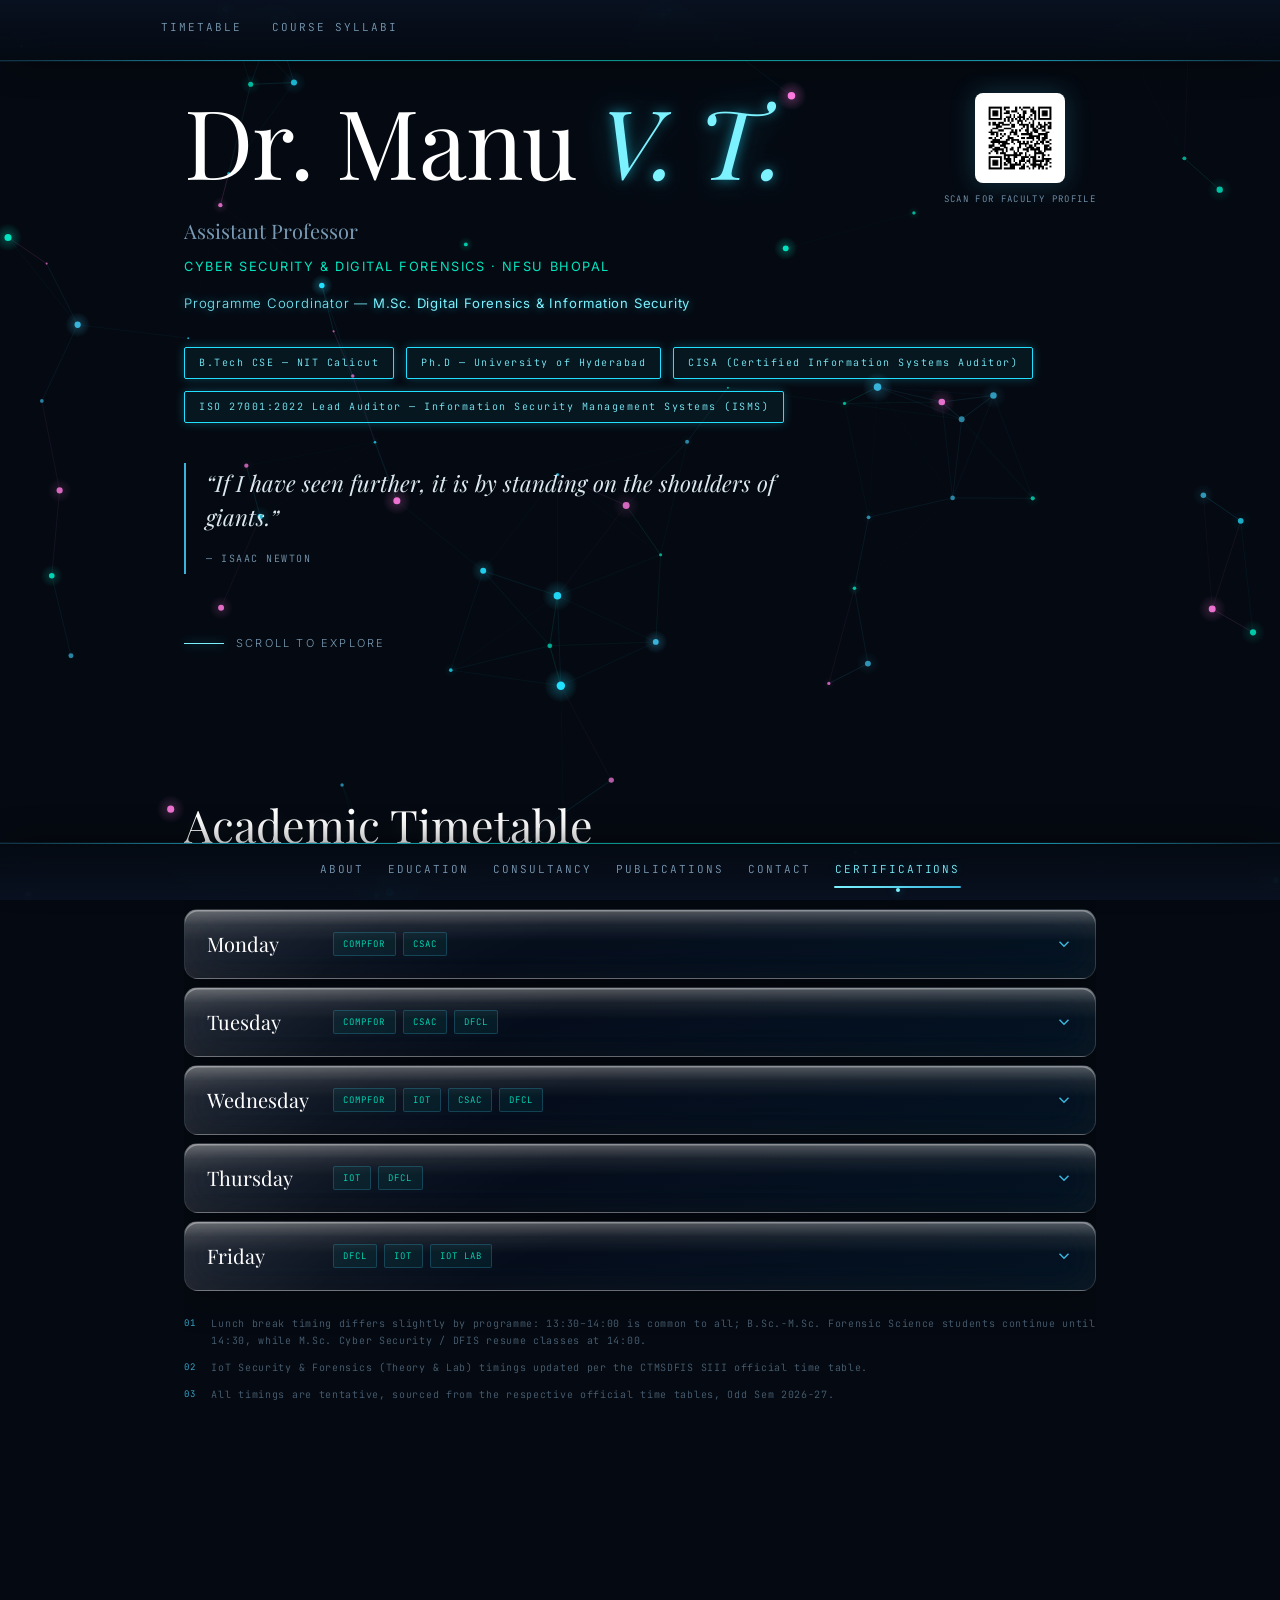
<file: index.html>
<!DOCTYPE html>
<html lang="en"><head>
<meta charset="UTF-8">
<meta name="viewport" content="width=device-width, initial-scale=1.0">
<meta http-equiv="Content-Security-Policy" content="default-src 'self'; script-src 'self' 'unsafe-inline'; style-src 'self' 'unsafe-inline'; font-src 'self'; img-src 'self' data:; connect-src 'none'; object-src 'none'; base-uri 'self'; form-action 'none'; frame-ancestors 'none'; upgrade-insecure-requests">
<meta http-equiv="X-Content-Type-Options" content="nosniff">
<meta name="referrer" content="strict-origin-when-cross-origin">
<title>Dr. Manu V. T. | Personal Homepage</title>
<style>
  @font-face { font-family: 'Playfair Display'; font-style: normal; font-weight: 400 900; font-display: swap;
    src: url('playfair-display-latin-wght-normal.woff2') format('woff2'); }
  @font-face { font-family: 'Playfair Display'; font-style: italic; font-weight: 400 900; font-display: swap;
    src: url('playfair-display-latin-wght-italic.woff2') format('woff2'); }
  @font-face { font-family: 'Inter'; font-style: normal; font-weight: 100 900; font-display: swap;
    src: url('inter-latin-wght-normal.woff2') format('woff2'); }
  @font-face { font-family: 'JetBrains Mono'; font-style: normal; font-weight: 100 800; font-display: swap;
    src: url('jetbrains-mono-latin-wght-normal.woff2') format('woff2'); }
  :root {
    --bg: #050a12;
    --surface: rgba(10,20,38,0.82);
    --border: rgba(56,180,220,0.18);
    --accent: #38b4dc;
    --accent2: #00e5c0;
    --gold: #ff7ae0;
    --text: #dce8f0;
    --muted: #7a9bb5;
    --heading-font: 'Playfair Display', 'Cormorant Garamond', serif;
    --body-font: 'Inter', 'Josefin Sans', sans-serif;
    --mono-font: 'JetBrains Mono', monospace;
  }

  *, *::before, *::after { box-sizing: border-box; margin: 0; padding: 0; }
  html { scroll-behavior: smooth; scroll-padding-top: 70px; }
  body {
    background: var(--bg);
    color: var(--text);
    font-family: var(--body-font);
    font-weight: 300;
    font-size: 15px;
    line-height: 1.8;
    overflow-x: hidden;
  }

  #bg-canvas {
    position: fixed; top: 0; left: 0;
    width: 100%; height: 100%;
    z-index: 0; pointer-events: none;
  }

  .page-wrap {
    position: relative; z-index: 1;
    max-width: 960px; margin: 0 auto;
    padding: 58px 24px 96px;
  }

  .hero {
    min-height: auto; display: flex; flex-direction: column;
    justify-content: flex-start; align-items: flex-start;
    padding: 32px 0 60px;
  }
  .hero-name-row {
    display: flex; align-items: flex-end; flex-wrap: wrap;
    justify-content: space-between;
    gap: 24px; margin-bottom: 6px; width: 100%;
  }
  .hero-name-row h1 { margin-bottom: 0; }
  .hero-qr {
    display: flex; flex-direction: column; align-items: center; gap: 8px;
    opacity: 0; animation: fadeUp 0.8s ease forwards 1.1s;
  }
  .hero-qr img {
    width: 90px; height: 90px; border-radius: 8px;
    background: #fff; padding: 6px;
    box-shadow: 0 0 24px rgba(56,180,220,0.25);
  }
  .hero-qr-label {
    font-family: var(--mono-font); font-size: 9px;
    letter-spacing: 0.15em; text-transform: uppercase;
    color: var(--muted); text-align: center;
  }
  .hero h1 {
    font-family: var(--heading-font);
    font-size: clamp(3rem, 8vw, 6rem);
    font-weight: 300; line-height: 1.05;
    letter-spacing: -0.01em; color: #fff;
    margin-bottom: 16px;
    opacity: 0; animation: fadeUp 0.8s ease forwards 0.4s;
  }
  .hero h1 em { font-style: italic; color: var(--accent); }
  .hero-role {
    font-family: var(--heading-font); font-size: 1.25rem;
    font-weight: 300; color: var(--muted); margin-bottom: 6px;
    opacity: 0; animation: fadeUp 0.8s ease forwards 0.6s;
  }
  .hero-dept {
    font-family: var(--body-font); font-size: 0.8rem;
    font-weight: 400; letter-spacing: 0.12em;
    color: var(--accent2); text-transform: uppercase;
    margin-bottom: 14px;
    opacity: 0; animation: fadeUp 0.8s ease forwards 0.75s;
  }
  .hero-coord {
    font-family: var(--body-font); font-size: 0.82rem;
    font-weight: 300; letter-spacing: 0.06em;
    color: var(--pink2); margin-bottom: 32px;
    opacity: 0; animation: fadeUp 0.8s ease forwards 0.88s;
  }
  .hero-coord em { font-style: normal; font-weight: 400; }
  .hero-certs {
    display: flex; gap: 12px; flex-wrap: wrap;
    opacity: 0; animation: fadeUp 0.8s ease forwards 1.05s;
  }
  .cert-badge {
    font-family: var(--mono-font); font-size: 10px;
    letter-spacing: 0.15em; padding: 6px 14px;
    border: 1px solid var(--accent); color: var(--accent);
    border-radius: 2px; background: rgba(56,180,220,0.07);
  }
  .hero-quote {
    margin: 40px 0 0; padding: 4px 0 4px 20px;
    border-left: 2px solid var(--accent); max-width: 640px;
    opacity: 0; animation: fadeUp 0.8s ease forwards 1.1s;
  }
  .hero-quote p {
    font-family: var(--heading-font); font-style: italic;
    font-size: clamp(1.1rem, 2.2vw, 1.4rem); font-weight: 300;
    line-height: 1.5; color: var(--text); margin: 0 0 8px;
  }
  .hero-quote cite {
    font-family: var(--mono-font); font-style: normal; font-size: 10px;
    letter-spacing: 0.15em; text-transform: uppercase; color: var(--muted);
  }
  .scroll-hint {
    margin-top: 60px; display: flex; align-items: center; gap: 12px;
    opacity: 0; animation: fadeUp 0.8s ease forwards 1.1s;
    color: var(--muted); font-size: 11px;
    letter-spacing: 0.2em; text-transform: uppercase;
  }
  .scroll-line {
    width: 40px; height: 1px; background: var(--accent);
    animation: pulse-line 2s ease-in-out infinite;
  }
  @keyframes pulse-line {
    0%,100% { opacity: 0.4; width:30px; }
    50% { opacity: 1; width: 50px; }
  }

  .sticky-nav {
    position: fixed; top: 0; left: 0; right: 0; width: 100%; z-index: 1000;
    background: linear-gradient(180deg, rgba(9,18,33,0.94), rgba(5,10,18,0.88));
    backdrop-filter: blur(16px) saturate(140%);
    border-bottom: 1px solid var(--border);
    box-shadow: 0 12px 32px -12px rgba(0,0,0,0.55), 0 1px 0 rgba(56,180,220,0.1);
    padding: 14px 24px;
    transition: border-color 0.3s ease;
  }
  .sticky-nav:hover {
    border-bottom-color: rgba(255,46,196,0.6);
    animation: nav-pink-glow 1.6s ease-in-out infinite;
  }
  @keyframes nav-pink-glow {
    0%, 100% {
      box-shadow: 0 12px 32px -12px rgba(0,0,0,0.55), 0 1px 0 rgba(56,180,220,0.1),
        0 0 14px rgba(255,46,196,0.3), 0 4px 24px rgba(255,46,196,0.15);
    }
    50% {
      box-shadow: 0 12px 32px -12px rgba(0,0,0,0.55), 0 1px 0 rgba(56,180,220,0.1),
        0 0 26px rgba(255,46,196,0.65), 0 6px 46px rgba(255,46,196,0.35);
    }
  }
  .sticky-nav::after {
    content: ''; position: absolute; left: 0; right: 0; bottom: -1px;
    height: 1px; pointer-events: none;
    background: linear-gradient(90deg, transparent, var(--accent) 20%, var(--accent2) 50%, var(--accent) 80%, transparent);
    opacity: 0.55;
  }

  .sticky-nav-bottom {
    position: fixed; bottom: 0; left: 0; right: 0; width: 100%; z-index: 1000;
    background: linear-gradient(0deg, rgba(9,18,33,0.94), rgba(5,10,18,0.88));
    backdrop-filter: blur(16px) saturate(140%);
    border-top: 1px solid var(--border);
    box-shadow: 0 -12px 32px -12px rgba(0,0,0,0.55), 0 -1px 0 rgba(56,180,220,0.1);
    padding: 12px 24px;
    transition: border-color 0.3s ease;
  }
  .sticky-nav-bottom:hover {
    border-top-color: rgba(255,46,196,0.6);
    animation: nav-pink-glow-bottom 1.6s ease-in-out infinite;
  }
  @keyframes nav-pink-glow-bottom {
    0%, 100% {
      box-shadow: 0 -12px 32px -12px rgba(0,0,0,0.55), 0 -1px 0 rgba(56,180,220,0.1),
        0 0 14px rgba(255,46,196,0.3), 0 -4px 24px rgba(255,46,196,0.15);
    }
    50% {
      box-shadow: 0 -12px 32px -12px rgba(0,0,0,0.55), 0 -1px 0 rgba(56,180,220,0.1),
        0 0 26px rgba(255,46,196,0.65), 0 -6px 46px rgba(255,46,196,0.35);
    }
  }
  .sticky-nav-bottom::after {
    content: ''; position: absolute; left: 0; right: 0; top: -1px;
    height: 1px; pointer-events: none;
    background: linear-gradient(90deg, transparent, var(--pink) 20%, var(--accent2) 50%, var(--pink) 80%, transparent);
    opacity: 0.55;
  }
  .sticky-nav-bottom .nav-inner { gap: 22px; justify-content: center; }
  .nav-inner { display: flex; gap: 28px; flex-wrap: wrap; max-width: 960px; margin: 0 auto; }
  .nav-inner a {
    position: relative;
    font-family: var(--mono-font); font-size: 11px;
    letter-spacing: 0.18em; text-transform: uppercase;
    color: var(--muted); text-decoration: none;
    padding: 4px 1px 8px;
    transition: color 0.25s ease, transform 0.25s ease, text-shadow 0.25s ease;
  }
  .nav-inner a::before {
    content: ''; position: absolute; left: 50%; bottom: 0;
    width: 4px; height: 4px; border-radius: 50%;
    background: var(--accent2); opacity: 0;
    transform: translate(-50%, 4px) scale(0.5);
    transition: opacity 0.25s ease, transform 0.25s ease;
  }
  .nav-inner a::after {
    content: ''; position: absolute; left: 50%; right: 50%; bottom: 0;
    height: 2px; border-radius: 2px;
    background: linear-gradient(90deg, var(--accent), var(--accent2));
    transition: left 0.3s cubic-bezier(.4,0,.2,1), right 0.3s cubic-bezier(.4,0,.2,1);
  }
  .nav-inner a:hover {
    color: #fff; transform: translateY(-2px);
    text-shadow: 0 0 14px rgba(56,180,220,0.55);
  }
  .nav-inner a:hover::after { left: 0; right: 0; }
  .nav-inner a:hover::before { opacity: 1; transform: translate(-50%, 4px) scale(1); }
  .nav-inner a.active { color: var(--accent2); }
  .nav-inner a.active::after { left: 0; right: 0; background: linear-gradient(90deg, var(--accent2), var(--accent)); }
  .nav-inner a.active::before { opacity: 1; transform: translate(-50%, 4px) scale(1); }

  .section { padding: 72px 0 0; content-visibility: auto; contain-intrinsic-size: 1px 800px; }
  .section-label {
    font-family: var(--mono-font); font-size: 10px;
    letter-spacing: 0.35em; text-transform: uppercase;
    color: var(--accent2); margin-bottom: 10px;
  }
  .section-title {
    font-family: var(--heading-font);
    font-size: clamp(1.8rem, 4vw, 2.8rem);
    font-weight: 300; color: #fff; margin-bottom: 32px;
    position: relative; display: inline-block;
  }
  .section-title::after {
    content: ''; display: block; height: 1px;
    background: linear-gradient(90deg, var(--accent), transparent);
    margin-top: 10px; width: 100%;
  }

  .about-text p {
    color: var(--text); font-size: 0.95rem;
    line-height: 1.95; margin-bottom: 1.2em; opacity: 0.9;
  }
  .about-text p:first-child::first-letter {
    font-family: var(--heading-font); font-size: 3.5em;
    float: left; line-height: 0.8; margin-right: 10px;
    margin-top: 6px; color: var(--accent); font-style: italic;
  }

  .acc-item {
    border: 1px solid rgba(255,255,255,0.14);
    border-radius: 14px;
    overflow: hidden;
    background:
      linear-gradient(180deg, rgba(255,255,255,0.30) 0%, rgba(255,255,255,0.08) 22%, rgba(255,255,255,0) 46%),
      linear-gradient(155deg, rgba(255,255,255,0.09), rgba(255,255,255,0.02) 40%, rgba(56,180,220,0.06) 100%);
    backdrop-filter: blur(18px) saturate(180%);
    -webkit-backdrop-filter: blur(18px) saturate(180%);
    box-shadow: 0 8px 32px rgba(0,0,0,0.35), inset 0 1.5px 0 rgba(255,255,255,0.35), inset 0 0 40px rgba(255,255,255,0.03);
    transition: border-color 0.25s ease, box-shadow 0.25s ease, transform 0.25s ease;
    position: relative;
  }
  .acc-item::after {
    content: ''; position: absolute; top: -60%; left: -20%;
    width: 60%; height: 220%;
    background: linear-gradient(120deg, rgba(255,255,255,0.14), rgba(255,255,255,0) 60%);
    transform: rotate(20deg); pointer-events: none; z-index: 0;
  }
  .acc-item.open { border-color: var(--accent); }
  .acc-trigger {
    display: flex; align-items: center;
    justify-content: space-between;
    width: 100%; text-align: left;
    padding: 16px 22px; cursor: pointer;
    user-select: none; gap: 16px;
    background: none; border: none; color: inherit; font: inherit;
    position: relative; z-index: 1;
  }
  .acc-chevron {
    width: 18px; height: 18px; flex-shrink: 0;
    transition: transform 0.35s ease; color: var(--accent);
  }
  .acc-item.open .acc-chevron { transform: rotate(180deg); }
  .acc-body {
    max-height: 0; overflow: hidden;
    transition: max-height 0.42s cubic-bezier(0.4,0,0.2,1);
    position: relative; z-index: 1;
  }
  .acc-item.open .acc-body { max-height: 1200px; }
  .syl-accordion .acc-item.open .acc-body { max-height: 8000px; }

  .tt-accordion { display: flex; flex-direction: column; gap: 8px; }
  .tt-trigger:hover .tt-day-name { color: var(--accent); }
  .tt-day-name {
    font-family: var(--heading-font); font-size: 1.25rem;
    font-weight: 400; color: #fff;
    transition: color 0.2s; min-width: 110px;
  }
  .tt-day-preview { display: flex; gap: 7px; flex-wrap: wrap; flex: 1; }
  .tt-preview-chip {
    font-family: var(--mono-font); font-size: 9px;
    letter-spacing: 0.12em; padding: 3px 9px;
    border-radius: 2px; border: 1px solid rgba(56,180,220,0.25);
    color: var(--accent2); background: rgba(0,229,192,0.06);
    text-transform: uppercase; white-space: nowrap;
  }
  .tt-slots { border-top: 1px solid var(--border); display: flex; flex-direction: column; }
  .tt-slot {
    display: flex; align-items: stretch;
    border-bottom: 1px solid rgba(56,180,220,0.07);
    transition: background 0.18s;
  }
  .tt-slot:last-child { border-bottom: none; }
  .tt-slot:hover { background: rgba(56,180,220,0.04); }
  .tt-slot-time {
    font-family: var(--mono-font); font-size: 9px;
    color: var(--muted); letter-spacing: 0.08em; line-height: 1.5;
    padding: 14px 16px; min-width: 96px;
    border-right: 1px solid rgba(56,180,220,0.15);
    display: flex; flex-direction: column; justify-content: center;
    background: rgba(56,180,220,0.02); white-space: nowrap;
  }
  .tt-slot-content {
    padding: 14px 20px; flex: 1;
    display: flex; flex-direction: column; justify-content: center;
  }
  .tt-subject {
    font-family: var(--body-font); font-size: 0.82rem;
    font-weight: 600; color: var(--accent2);
    letter-spacing: 0.04em; display: block;
  }
  .tt-sub {
    font-family: var(--body-font); font-size: 0.72rem;
    font-weight: 300; color: var(--muted);
    display: block; margin-top: 2px;
  }
  .tt-slot-free .tt-slot-content {
    font-family: var(--mono-font); font-size: 9px;
    color: rgba(122,155,181,0.35); letter-spacing: 0.15em; text-transform: uppercase;
  }
  .tt-slot-lunch .tt-slot-time { color: var(--gold); }
  .tt-slot-lunch .tt-slot-content {
    font-family: var(--mono-font); font-size: 9px;
    color: var(--gold); letter-spacing: 0.2em; text-transform: uppercase;
  }
  .tt-slot-clash { background: rgba(220,70,70,0.08); }
  .tt-slot-clash .tt-slot-time { color: #ff6b6b; border-right-color: rgba(255,107,107,0.25); }
  .tt-slot-clash .tt-subject { color: #ff6b6b; }
  .tt-slot-clash .tt-sub { color: rgba(255,140,140,0.75); }

  .pub-filter { display: flex; gap: 8px; flex-wrap: wrap; margin-bottom: 32px; }
  .filter-btn {
    font-family: var(--mono-font); font-size: 10px;
    letter-spacing: 0.15em; padding: 7px 18px;
    border: 1px solid var(--border); background: transparent;
    color: var(--muted); cursor: pointer;
    text-transform: uppercase; border-radius: 2px; transition: all 0.2s;
  }
  .filter-btn.active, .filter-btn:hover {
    border-color: var(--accent); color: var(--accent);
    background: rgba(56,180,220,0.08);
  }
  .pub-group-title {
    font-family: var(--heading-font); font-size: 1.05rem;
    font-style: italic; color: var(--gold);
    margin: 36px 0 16px; padding-bottom: 8px;
    border-bottom: 1px solid rgba(255,122,224,0.15);
  }
  .pub-item {
    display: flex; gap: 18px; padding: 20px 20px 20px 0;
    border-bottom: 1px solid var(--border); transition: background 0.2s;
  }
  .pub-item:hover { background: rgba(56,180,220,0.04); }
  .pub-num { font-family: var(--mono-font); font-size: 11px; color: var(--muted); min-width: 26px; padding-top: 3px; }
  .pub-body { flex: 1; }
  .pub-tags { display: flex; gap: 6px; flex-wrap: wrap; margin-bottom: 8px; }
  .tag { font-family: var(--mono-font); font-size: 9px; letter-spacing: 0.15em; padding: 2px 8px; border-radius: 2px; text-transform: uppercase; }
  .tag.q1 { background: rgba(255,122,224,0.15); color: var(--gold); border: 1px solid rgba(255,122,224,0.3); }
  .tag.q2 { background: rgba(0,229,192,0.1); color: var(--accent2); border: 1px solid rgba(0,229,192,0.25); }
  .tag.scopus { background: rgba(56,180,220,0.1); color: var(--accent); border: 1px solid var(--border); }
  .tag.book { background: rgba(160,120,200,0.12); color: #c8a8e8; border: 1px solid rgba(160,120,200,0.25); }
  .tag.misc { background: rgba(120,140,160,0.1); color: #8aa0b8; border: 1px solid rgba(120,140,160,0.2); }
  .tag.cite { background: transparent; color: var(--muted); border: 1px solid var(--border); }
  .pub-text { font-size: 0.88rem; line-height: 1.7; color: var(--text); opacity: 0.9; }
  .pub-text em { color: var(--accent); font-style: italic; }
  .pub-doi {
    display: inline-block; margin-top: 8px;
    font-family: var(--mono-font); font-size: 10px;
    color: var(--accent2); text-decoration: none;
    border-bottom: 1px solid transparent; transition: border-color 0.2s;
  }
  .pub-doi:hover { border-color: var(--accent2); }

  .contact-grid { display: grid; grid-template-columns: repeat(auto-fit, minmax(280px, 1fr)); gap: 16px; }
  .contact-card {
    padding: 22px 24px; border: 1px solid rgba(255,255,255,0.14);
    border-radius: 14px;
    background:
      linear-gradient(180deg, rgba(255,255,255,0.30) 0%, rgba(255,255,255,0.08) 22%, rgba(255,255,255,0) 46%),
      linear-gradient(155deg, rgba(255,255,255,0.09), rgba(255,255,255,0.02) 40%, rgba(56,180,220,0.06) 100%);
    backdrop-filter: blur(18px) saturate(180%);
    -webkit-backdrop-filter: blur(18px) saturate(180%);
    box-shadow: 0 8px 32px rgba(0,0,0,0.35), inset 0 1.5px 0 rgba(255,255,255,0.35), inset 0 0 40px rgba(255,255,255,0.03);
    transition: transform 0.3s ease, box-shadow 0.3s ease, border-color 0.3s ease;
    position: relative; overflow: hidden;
  }
  .contact-card::after {
    content: ''; position: absolute; top: -60%; left: -20%;
    width: 60%; height: 220%;
    background: linear-gradient(120deg, rgba(255,255,255,0.16), rgba(255,255,255,0) 60%);
    transform: rotate(20deg); pointer-events: none;
  }
  .contact-card:hover {
    border-color: rgba(56,180,220,0.5);
    transform: translateY(-4px);
    box-shadow: 0 16px 44px rgba(0,0,0,0.45), 0 0 24px rgba(56,180,220,0.18), inset 0 1px 0 rgba(255,255,255,0.22);
  }
  .contact-label { font-family: var(--mono-font); font-size: 9px; letter-spacing: 0.25em; text-transform: uppercase; color: var(--muted); margin-bottom: 6px; position: relative; z-index: 1; }
  .contact-val { font-size: 0.88rem; color: var(--text); position: relative; z-index: 1; }
  .contact-val a { color: var(--accent); text-decoration: none; border-bottom: 1px solid transparent; transition: border-color 0.2s; }
  .contact-val a:hover { border-color: var(--accent); }

  .timeline { position: relative; padding-left: 24px; }
  .timeline::before {
    content: ''; position: absolute; left: 0; top: 8px; bottom: 8px;
    width: 1px; background: linear-gradient(to bottom, var(--accent), transparent);
  }
  .tl-item { position: relative; margin-bottom: 36px; padding-left: 20px; }
  .tl-item::before {
    content: ''; position: absolute; left: -28px; top: 8px;
    width: 8px; height: 8px; border-radius: 50%;
    background: var(--accent); box-shadow: 0 0 12px var(--accent);
  }
  .tl-year { font-family: var(--mono-font); font-size: 10px; letter-spacing: 0.2em; color: var(--accent2); margin-bottom: 4px; }
  .tl-degree { font-family: var(--heading-font); font-size: 1.3rem; font-weight: 400; color: #fff; margin-bottom: 4px; }
  .tl-inst { font-size: 0.85rem; color: var(--muted); line-height: 1.6; }

  .cert-grid { display: grid; grid-template-columns: repeat(auto-fit, minmax(240px, 1fr)); gap: 16px; }
  .cert-card {
    padding: 24px; border: 1px solid rgba(255,255,255,0.14);
    border-radius: 14px;
    background:
      linear-gradient(180deg, rgba(255,255,255,0.30) 0%, rgba(255,255,255,0.08) 22%, rgba(255,255,255,0) 46%),
      linear-gradient(155deg, rgba(255,255,255,0.09), rgba(255,255,255,0.02) 40%, rgba(56,180,220,0.06) 100%);
    backdrop-filter: blur(18px) saturate(180%);
    -webkit-backdrop-filter: blur(18px) saturate(180%);
    box-shadow: 0 8px 32px rgba(0,0,0,0.35), inset 0 1.5px 0 rgba(255,255,255,0.35), inset 0 0 40px rgba(255,255,255,0.03);
    transition: transform 0.3s ease, box-shadow 0.3s ease, border-color 0.3s ease;
    position: relative; overflow: hidden;
  }
  .cert-card::after {
    content: ''; position: absolute; top: -60%; left: -20%;
    width: 60%; height: 220%;
    background: linear-gradient(120deg, rgba(255,255,255,0.16), rgba(255,255,255,0) 60%);
    transform: rotate(20deg); pointer-events: none;
  }
  .cert-card::before {
    content: ''; position: absolute; top: 0; left: 0; right: 0;
    height: 2px; background: linear-gradient(90deg, var(--accent), var(--accent2));
    opacity: 0; transition: opacity 0.25s;
  }
  .cert-card:hover {
    border-color: rgba(56,180,220,0.5);
    transform: translateY(-4px);
    box-shadow: 0 16px 44px rgba(0,0,0,0.45), 0 0 24px rgba(56,180,220,0.18), inset 0 1px 0 rgba(255,255,255,0.22);
  }
  .cert-card:hover::before { opacity: 1; }
  .cert-title { font-family: var(--heading-font); font-size: 1.1rem; font-weight: 600; color: var(--gold); margin-bottom: 6px; position: relative; z-index: 1; }
  .cert-body { font-size: 0.82rem; color: var(--muted); line-height: 1.6; position: relative; z-index: 1; }
  .cert-status { display: inline-block; margin-top: 10px; font-family: var(--mono-font); font-size: 9px; letter-spacing: 0.15em; color: var(--accent2); text-transform: uppercase; position: relative; z-index: 1; }
  .cert-group-label { margin-bottom: 12px; font-family: var(--mono-font); font-size: 10px; letter-spacing: 0.2em; color: var(--gold); text-transform: uppercase; }
  .cert-group-label.spaced { margin-top: 32px; }

  .consultancy-ref {
    font-family: var(--mono-font); font-size: 10px;
    letter-spacing: 0.1em; color: var(--muted);
    border: 1px solid var(--border);
    border-left: 3px solid var(--accent2);
    border-radius: 0 4px 4px 0;
    padding: 14px 20px; margin-bottom: 36px;
    background: rgba(0,229,192,0.04); line-height: 2;
  }
  .consultancy-ref span { color: var(--accent2); }

  .cs-tier-table {
    width: 100%; border-collapse: collapse;
    border: 1px solid var(--border); border-radius: 6px;
    overflow: hidden;
  }
  .cs-tier-table thead th {
    font-family: var(--mono-font); font-size: 9px;
    letter-spacing: 0.22em; text-transform: uppercase;
    color: var(--muted); padding: 13px 16px;
    background: rgba(56,180,220,0.07);
    border-bottom: 1px solid var(--border);
    text-align: left;
  }
  .cs-tier-table thead th:not(:last-child) { border-right: 1px solid var(--border); }
  .cs-tier-table tbody td {
    padding: 18px 16px; font-size: 0.86rem;
    color: var(--text); border-bottom: 1px solid rgba(56,180,220,0.07);
    vertical-align: middle;
  }
  .cs-tier-table tbody td:not(:last-child) { border-right: 1px solid rgba(56,180,220,0.07); }
  .cs-tier-table tbody tr:last-child td { border-bottom: none; }
  .cs-tier-table tbody tr:hover td { background: rgba(56,180,220,0.04); }
  .cs-svc-name { font-size: 0.88rem; color: var(--text); opacity: 0.9; }
  .cs-svc-sub {
    display: block; font-family: var(--mono-font);
    font-size: 8.5px; letter-spacing: 0.1em;
    color: var(--muted); margin-top: 4px; text-transform: uppercase;
  }
  .cs-price {
    font-family: var(--mono-font); font-size: 0.88rem;
    color: var(--accent2); letter-spacing: 0.04em; white-space: nowrap;
  }
  .cs-same {
    display: inline-block; font-family: var(--mono-font);
    font-size: 7px; letter-spacing: 0.12em; text-transform: uppercase;
    color: rgba(0,229,192,0.45); border: 1px solid rgba(0,229,192,0.18);
    border-radius: 2px; padding: 1px 5px; margin-left: 6px; vertical-align: middle;
  }

  .cs-rows { display: flex; flex-direction: column; gap: 10px; }
  .cs-row {
    display: flex; align-items: center; justify-content: space-between;
    gap: 20px; padding: 16px 20px;
    border: 1px solid var(--border); border-radius: 5px;
    background: var(--surface); backdrop-filter: blur(6px);
    transition: border-color 0.22s, transform 0.22s;
  }
  .cs-row:hover { border-color: rgba(56,180,220,0.5); transform: translateX(4px); }
  .cs-row-name { font-size: 0.88rem; color: var(--text); opacity: 0.92; }
  .cs-row-price {
    font-family: var(--mono-font); font-size: 0.82rem;
    color: var(--accent2); white-space: nowrap; text-align: right; flex-shrink: 0;
  }
  .cs-row-price .cs-unit {
    display: block; font-size: 8px; letter-spacing: 0.1em;
    color: var(--muted); margin-top: 3px; text-transform: uppercase;
  }
  .cs-scope {
    font-family: var(--mono-font); font-size: 9px;
    letter-spacing: 0.12em; text-transform: uppercase;
    color: rgba(122,155,181,0.5);
  }

  .cs-accordion { display: flex; flex-direction: column; gap: 10px; margin-top: 8px; }
  .cs-acc-trigger:hover .cs-acc-title { color: var(--accent); }
  .cs-acc-title {
    font-family: var(--mono-font); font-size: 10px;
    letter-spacing: 0.28em; text-transform: uppercase;
    color: var(--gold); transition: color 0.2s;
  }
  .cs-acc-inner { padding: 20px 22px 24px; }
  .acc-item.open .cs-acc-inner { border-top: 1px solid var(--border); }

  .cs-notes { display: flex; flex-direction: column; gap: 10px; margin-top: 30px; }
  .cs-note {
    display: flex; align-items: flex-start; gap: 16px;
    font-family: var(--mono-font); font-size: 10px;
    letter-spacing: 0.07em; color: rgba(122,155,181,0.6); line-height: 1.7;
  }
  .cs-note-num { font-size: 9px; color: var(--accent); flex-shrink: 0; padding-top: 1px; }

  /* Course Syllabi accordion */
  .syl-accordion { display: flex; flex-direction: column; gap: 8px; }
  .syl-trigger:hover .syl-title { color: var(--accent); }
  .syl-code {
    font-family: var(--mono-font); font-size: 9px;
    letter-spacing: 0.14em; text-transform: uppercase;
    color: var(--muted); display: block; margin-bottom: 3px;
  }
  .syl-title {
    font-family: var(--heading-font); font-size: 1.15rem;
    font-weight: 400; color: #fff; transition: color 0.2s;
  }
  .syl-head-text { flex: 1; min-width: 0; text-align: left; }
  .syl-body-inner { padding: 4px 22px 26px; border-top: 1px solid var(--border); }
  .acc-item.open .syl-body-inner { padding-top: 20px; }
  .syl-block-label {
    font-family: var(--mono-font); font-size: 9px;
    letter-spacing: 0.28em; text-transform: uppercase;
    color: var(--accent2); margin: 26px 0 10px;
  }
  .syl-block-label:first-child { margin-top: 4px; }
  .syl-objective {
    font-size: 0.86rem; color: var(--text); opacity: 0.9;
    line-height: 1.85; border-left: 2px solid var(--accent);
    padding-left: 16px;
  }
  .syl-unit { margin-bottom: 16px; }
  .syl-unit-head {
    display: flex; align-items: baseline; gap: 10px; flex-wrap: wrap;
    margin-bottom: 6px;
  }
  .syl-unit-tag {
    font-family: var(--mono-font); font-size: 9px;
    letter-spacing: 0.18em; text-transform: uppercase; color: var(--gold);
  }
  .syl-unit-title { font-family: var(--heading-font); font-size: 1rem; color: #fff; }
  .syl-unit p { font-size: 0.82rem; color: var(--muted); line-height: 1.75; margin-bottom: 6px; }
  ol.syl-list { list-style: none; counter-reset: syl; padding: 0; margin: 0; }
  ol.syl-list li {
    counter-increment: syl; position: relative; padding-left: 26px;
    font-size: 0.85rem; color: var(--text); opacity: 0.92;
    margin-bottom: 10px; line-height: 1.7;
  }
  ol.syl-list li::before {
    content: counter(syl); position: absolute; left: 0; top: 0;
    font-family: var(--mono-font); font-size: 10px; color: var(--accent2);
  }
  ul.syl-refs { list-style: none; padding: 0; margin: 0; }
  ul.syl-refs li {
    font-size: 0.8rem; color: var(--muted); line-height: 1.7;
    padding: 8px 0; border-bottom: 1px solid rgba(56,180,220,0.07);
  }
  ul.syl-refs li:last-child { border-bottom: none; }
  .syl-joint-note {
    font-family: var(--mono-font); font-size: 9.5px; color: var(--muted);
    font-style: italic; margin: 4px 0 20px; letter-spacing: 0.03em;
  }

  footer {
    margin-top: 100px; padding: 30px 0;
    border-top: 1px solid var(--border);
    display: flex; justify-content: space-between;
    align-items: center; flex-wrap: wrap; gap: 12px;
  }
  .footer-name { font-family: var(--heading-font); font-size: 1rem; font-style: italic; color: var(--muted); }
  .clock { font-family: var(--mono-font); font-size: 12px; color: var(--accent); letter-spacing: 0.1em; }

  @keyframes fadeUp {
    from { opacity: 0; transform: translateY(22px); }
    to   { opacity: 1; transform: translateY(0); }
  }
  .fade-in { opacity: 0; transform: translateY(20px); transition: opacity 0.7s ease, transform 0.7s ease; }
  .fade-in.visible { opacity: 1; transform: none; }
  .pub-group.hidden { display: none; }
  .divider { height: 1px; background: linear-gradient(90deg, transparent, var(--border), transparent); margin: 64px 0 0; }

  ::-webkit-scrollbar { width: 6px; }
  ::-webkit-scrollbar-track { background: var(--bg); }
  ::-webkit-scrollbar-thumb { background: rgba(56,180,220,0.3); border-radius: 3px; }

  .section-intro {
    font-family: var(--mono-font); font-size: 10px;
    letter-spacing: 0.08em; color: var(--muted);
    margin: -20px 0 28px; line-height: 1.9;
  }
  .inline-accent { color: var(--accent); font-size: 0.82rem; }

  @media (prefers-reduced-motion: reduce) {
    *, *::before, *::after { animation-duration: 0.001ms !important; animation-iteration-count: 1 !important; transition-duration: 0.001ms !important; scroll-behavior: auto !important; }
  }

  /* ---- Pink neon glow accents ---- */
  :root {
    --pink: #22e0ff;
    --pink2: #7df2ff;
    --pink-glow: rgba(34, 224, 255, 0.55);
    --pink-glow-soft: rgba(34, 224, 255, 0.28);
  }

  .hero h1 em {
    color: var(--pink2);
    text-shadow: 0 0 12px var(--pink-glow), 0 0 32px var(--pink-glow-soft);
  }
  .hero-coord {
    text-shadow: 0 0 8px var(--pink-glow);
    animation: fadeUp 0.8s ease forwards 0.88s, coord-blink 1.8s ease-in-out 1.7s infinite;
  }
  .hero-coord em {
    text-shadow: 0 0 8px var(--pink-glow);
    animation: coord-blink 1.8s ease-in-out 1.7s infinite;
  }
  @keyframes coord-blink {
    0%, 100% {
      text-shadow: 0 0 6px var(--pink-glow);
    }
    50% {
      color: var(--pink2);
      text-shadow: 0 0 10px var(--pink), 0 0 24px var(--pink), 0 0 48px var(--pink-glow), 0 0 80px var(--pink-glow-soft);
    }
  }
  .cert-badge {
    border-color: var(--pink); color: var(--pink2);
    background: rgba(34,224,255,0.06);
    box-shadow: 0 0 10px var(--pink-glow-soft);
    transition: box-shadow 0.25s ease, transform 0.25s ease;
  }
  .cert-badge:hover {
    box-shadow: 0 0 16px var(--pink-glow), 0 0 34px var(--pink-glow-soft);
    transform: translateY(-1px);
  }
  .scroll-line {
    background: var(--pink2);
    box-shadow: 0 0 10px var(--pink-glow), 0 0 20px var(--pink-glow-soft);
  }

  .sticky-nav::after {
    background: linear-gradient(90deg, transparent, var(--pink) 20%, var(--accent2) 50%, var(--pink) 80%, transparent);
  }
  .nav-inner a:hover {
    text-shadow: 0 0 14px var(--pink-glow), 0 0 26px var(--pink-glow-soft);
  }
  .nav-inner a::before { background: var(--pink2); }
  .nav-inner a:hover::before { box-shadow: 0 0 8px var(--pink-glow); }
  .nav-inner a::after { background: linear-gradient(90deg, var(--pink), var(--accent2)); }
  .nav-inner a.active { color: var(--pink2); text-shadow: 0 0 10px var(--pink-glow-soft); }
  .nav-inner a.active::after { background: linear-gradient(90deg, var(--pink2), var(--accent)); }
  .nav-inner a.active::before { background: var(--pink2); box-shadow: 0 0 8px var(--pink-glow); }

  .section-title {
    text-shadow: 0 0 18px rgba(255,255,255,0.08);
  }
  .section-title::after {
    background: linear-gradient(90deg, var(--pink), transparent);
    box-shadow: 0 0 10px var(--pink-glow-soft);
  }
  .section-label { text-shadow: 0 0 8px rgba(0,229,192,0.25); }

  .about-text p:first-child::first-letter {
    color: var(--pink2);
    text-shadow: 0 0 16px var(--pink-glow);
  }

  .acc-item { transition: border-color 0.25s, box-shadow 0.25s, transform 0.25s; }
  .acc-item:hover {
    border-color: var(--pink);
    box-shadow: 0 8px 32px rgba(0,0,0,0.35), inset 0 1px 0 rgba(255,255,255,0.15), 0 0 18px var(--pink-glow-soft);
    transform: translateY(-2px);
  }
  .acc-item.open {
    border-color: var(--pink);
    box-shadow: 0 8px 32px rgba(0,0,0,0.35), inset 0 1px 0 rgba(255,255,255,0.15), 0 0 24px var(--pink-glow-soft), 0 0 44px rgba(34,224,255,0.12);
  }
  .acc-item.open .acc-chevron { color: var(--pink2); filter: drop-shadow(0 0 6px var(--pink-glow)); }
  .syl-trigger:hover .syl-title { color: var(--pink2); text-shadow: 0 0 10px var(--pink-glow-soft); }
  .syl-code { text-shadow: 0 0 6px rgba(56,180,220,0.3); }

  .tt-trigger:hover .tt-day-name { color: var(--pink2); text-shadow: 0 0 12px var(--pink-glow-soft); }
  .tt-preview-chip {
    transition: box-shadow 0.2s ease, border-color 0.2s ease, color 0.2s ease;
  }
  .tt-preview-chip:hover {
    border-color: var(--pink); color: var(--pink2);
    box-shadow: 0 0 10px var(--pink-glow-soft);
  }

  .clock { text-shadow: 0 0 10px rgba(56,180,220,0.4); }
  .footer-name { text-shadow: 0 0 10px var(--pink-glow-soft); }

  .divider {
    background: linear-gradient(90deg, transparent, var(--pink-glow-soft), transparent);
    box-shadow: 0 0 12px var(--pink-glow-soft);
  }

  ::-webkit-scrollbar-thumb {
    background: rgba(34,224,255,0.35);
    box-shadow: 0 0 8px var(--pink-glow-soft);
  }

  .cs-price { text-shadow: 0 0 8px var(--pink-glow-soft); }
  .inline-accent { text-shadow: 0 0 6px rgba(56,180,220,0.3); }

  /* ---- Compact mobile hero (matches phone reference layout) ---- */
  @media (max-width: 640px) {
    .page-wrap { padding-top: 50px; }
    .hero { padding: 10px 0 40px; }
    .hero-name-row {
      flex-wrap: nowrap; align-items: center;
      gap: 12px; margin-bottom: 6px;
    }
    .hero h1 { font-size: clamp(1.8rem, 8vw, 2.3rem); line-height: 1.1; margin-bottom: 0; }
    .hero-qr { flex-shrink: 0; gap: 4px; }
    .hero-qr img { width: 56px; height: 56px; padding: 6px; border-radius: 7px; }
    .hero-qr-label {
      font-size: 7px; letter-spacing: 0.08em; line-height: 1.3;
      max-width: 56px;
    }
    .hero-role { font-size: 1.05rem; line-height: 1.3; margin-bottom: 2px; }
    .hero-dept {
      font-size: clamp(0.56rem, 2.35vw, 0.66rem); letter-spacing: 0.08em;
      line-height: 1.5; margin-bottom: 6px; white-space: nowrap;
    }
    .hero-coord { font-size: 0.74rem; line-height: 1.4; letter-spacing: 0.03em; margin-bottom: 14px; }
    .hero-certs { gap: 6px; }
    .cert-badge {
      font-size: 8.5px; letter-spacing: 0.03em; line-height: 1.45;
      padding: 2px 8px;
    }
    .hero-quote { margin-top: 16px; padding: 2px 0 2px 14px; }
    .hero-quote p { font-size: 1.05rem; line-height: 1.35; margin-bottom: 4px; }
    .hero-quote cite { font-size: 9px; }
    .scroll-hint { margin-top: 24px; font-size: 10px; }

    /* Compact navigation bars so less of the screen is covered */
    .sticky-nav { padding: 8px 16px; }
    .sticky-nav-bottom { padding: 6px 12px; }
    .nav-inner { gap: 20px; }
    .sticky-nav-bottom .nav-inner { gap: 2px 16px; }
    .nav-inner a { font-size: 10px; letter-spacing: 0.14em; }
    .sticky-nav-bottom .nav-inner a { padding: 4px 1px 6px; }
  }

</style>
</head>
<body>

<canvas id="bg-canvas" aria-hidden="true" width="1920" height="913" style="width: 1280px; height: 609px;"></canvas>

<div class="page-wrap">

  <nav class="sticky-nav">
    <div class="nav-inner">
      <a href="#timetable" class="active">Timetable</a>
      <a href="#syllabi">Course Syllabi</a>
    </div>
  </nav>

  <nav class="sticky-nav-bottom">
    <div class="nav-inner">
      <a href="#about">About</a>
      <a href="#education">Education</a>
      <a href="#consultancy">Consultancy</a>
      <a href="#publications">Publications</a>
      <a href="#contact">Contact</a>
      <a href="#certifications">Certifications</a>
    </div>
  </nav>

  <section class="hero" id="home">
    <div class="hero-name-row">
      <h1>Dr. Manu <em>V. T.</em></h1>
      <div class="hero-qr">
        <img src="[data-uri]" alt="QR code linking to NFSU Faculty Profile" />
        <div class="hero-qr-label">Scan for Faculty Profile</div>
      </div>
    </div>
    <div class="hero-role">Assistant Professor</div>
    <div class="hero-dept">Cyber Security &amp; Digital Forensics · NFSU Bhopal</div>
    <div class="hero-coord">Programme Coordinator — <em>M.Sc. Digital Forensics &amp; Information Security</em></div>
    <div class="hero-certs">
      <span class="cert-badge">B.Tech CSE — NIT Calicut</span>
      <span class="cert-badge">Ph.D — University of Hyderabad</span>
      <span class="cert-badge">CISA (Certified Information Systems Auditor)</span>
      <span class="cert-badge">ISO 27001:2022 Lead Auditor — Information Security Management Systems (ISMS)</span>
    </div>
    <blockquote class="hero-quote">
      <p>&ldquo;If I have seen further, it is by standing on the shoulders of giants.&rdquo;</p>
      <cite>— Isaac Newton</cite>
    </blockquote>
    <div class="scroll-hint">
      <span class="scroll-line"></span>
      <span>Scroll to explore</span>
    </div>
  </section>


  <section class="section fade-in" id="timetable">
    <h2 class="section-title">Academic Timetable</h2>
    <div class="tt-accordion" data-accordion="">

      <div class="acc-item tt-day">
        <button class="acc-trigger tt-trigger" aria-expanded="false">
          <span class="tt-day-name">Monday</span>
          <div class="tt-day-preview">
            <span class="tt-preview-chip">CompFor</span><span class="tt-preview-chip">CSAC</span>
          </div>
          <svg class="acc-chevron" viewBox="0 0 24 24" fill="none" stroke="currentColor" stroke-width="2"><polyline points="6 9 12 15 18 9"></polyline></svg>
        </button>
        <div class="acc-body"><div class="tt-slots">
          <div class="tt-slot"><div class="tt-slot-time">10:30&#8211;11:00</div><div class="tt-slot-content"><span class="tt-subject">Computer Forensics</span></div></div>
          <div class="tt-slot"><div class="tt-slot-time">11:00&#8211;11:30</div><div class="tt-slot-content"><span class="tt-subject">Computer Forensics</span><span class="tt-sub">(continued)</span></div></div>
          <div class="tt-slot tt-slot-free"><div class="tt-slot-time">11:30&#8211;12:00</div><div class="tt-slot-content">Free</div></div>
          <div class="tt-slot tt-slot-free"><div class="tt-slot-time">12:00&#8211;12:30</div><div class="tt-slot-content">Free</div></div>
          <div class="tt-slot tt-slot-free"><div class="tt-slot-time">12:30&#8211;13:00</div><div class="tt-slot-content">Free</div></div>
          <div class="tt-slot tt-slot-free"><div class="tt-slot-time">13:00&#8211;13:30</div><div class="tt-slot-content">Free</div></div>
          <div class="tt-slot tt-slot-lunch"><div class="tt-slot-time">13:30&#8211;14:00</div><div class="tt-slot-content">&#8212; Lunch Break &#8212;</div></div>
          <div class="tt-slot tt-slot-free"><div class="tt-slot-time">14:00&#8211;14:30</div><div class="tt-slot-content">Free</div></div>
          <div class="tt-slot tt-slot-free"><div class="tt-slot-time">14:30&#8211;15:00</div><div class="tt-slot-content">Free</div></div>
          <div class="tt-slot"><div class="tt-slot-time">15:00&#8211;15:30</div><div class="tt-slot-content"><span class="tt-subject">Cyber Security Audit and Compliance</span><span class="tt-sub">CTMSDFIS/CTMSCS SI P2</span></div></div>
          <div class="tt-slot"><div class="tt-slot-time">15:30&#8211;16:00</div><div class="tt-slot-content"><span class="tt-subject">Cyber Security Audit and Compliance</span><span class="tt-sub">(continued)</span></div></div>
          <div class="tt-slot tt-slot-free"><div class="tt-slot-time">16:00&#8211;16:30</div><div class="tt-slot-content">Free</div></div>
          <div class="tt-slot tt-slot-free"><div class="tt-slot-time">16:30&#8211;17:00</div><div class="tt-slot-content">Free</div></div>
          <div class="tt-slot tt-slot-free"><div class="tt-slot-time">17:00&#8211;17:30</div><div class="tt-slot-content">Free</div></div>
          <div class="tt-slot tt-slot-free"><div class="tt-slot-time">17:30&#8211;18:00</div><div class="tt-slot-content">Free</div></div>
        </div></div>
      </div>

      <div class="acc-item tt-day">
        <button class="acc-trigger tt-trigger" aria-expanded="false">
          <span class="tt-day-name">Tuesday</span>
          <div class="tt-day-preview">
            <span class="tt-preview-chip">CompFor</span><span class="tt-preview-chip">CSAC</span><span class="tt-preview-chip">DFCL</span>
          </div>
          <svg class="acc-chevron" viewBox="0 0 24 24" fill="none" stroke="currentColor" stroke-width="2"><polyline points="6 9 12 15 18 9"></polyline></svg>
        </button>
        <div class="acc-body"><div class="tt-slots">
          <div class="tt-slot"><div class="tt-slot-time">10:30&#8211;11:00</div><div class="tt-slot-content"><span class="tt-subject">Computer Forensics</span></div></div>
          <div class="tt-slot"><div class="tt-slot-time">11:00&#8211;11:30</div><div class="tt-slot-content"><span class="tt-subject">Computer Forensics</span><span class="tt-sub">(continued)</span></div></div>
          <div class="tt-slot tt-slot-free"><div class="tt-slot-time">11:30&#8211;12:00</div><div class="tt-slot-content">Free</div></div>
          <div class="tt-slot tt-slot-free"><div class="tt-slot-time">12:00&#8211;12:30</div><div class="tt-slot-content">Free</div></div>
          <div class="tt-slot tt-slot-free"><div class="tt-slot-time">12:30&#8211;13:00</div><div class="tt-slot-content">Free</div></div>
          <div class="tt-slot tt-slot-free"><div class="tt-slot-time">13:00&#8211;13:30</div><div class="tt-slot-content">Free</div></div>
          <div class="tt-slot tt-slot-lunch"><div class="tt-slot-time">13:30&#8211;14:00</div><div class="tt-slot-content">&#8212; Lunch Break &#8212;</div></div>
          <div class="tt-slot tt-slot-free"><div class="tt-slot-time">14:00&#8211;14:30</div><div class="tt-slot-content">Free</div></div>
          <div class="tt-slot tt-slot-free"><div class="tt-slot-time">14:30&#8211;15:00</div><div class="tt-slot-content">Free</div></div>
          <div class="tt-slot"><div class="tt-slot-time">15:00&#8211;15:30</div><div class="tt-slot-content"><span class="tt-subject">Cyber Security Audit and Compliance</span><span class="tt-sub">CTMSDFIS/CTMSCS SI P2</span></div></div>
          <div class="tt-slot"><div class="tt-slot-time">15:30&#8211;16:00</div><div class="tt-slot-content"><span class="tt-subject">Cyber Security Audit and Compliance</span><span class="tt-sub">(continued)</span></div></div>
          <div class="tt-slot tt-slot-free"><div class="tt-slot-time">16:00&#8211;16:30</div><div class="tt-slot-content">Free</div></div>
          <div class="tt-slot"><div class="tt-slot-time">16:30&#8211;17:00</div><div class="tt-slot-content"><span class="tt-subject">Digital Forensics &amp; Cyber Law</span><span class="tt-sub">BSC-MJ-501 &middot; B.Sc.-M.Sc. Forensic Science, Sem V</span></div></div>
          <div class="tt-slot"><div class="tt-slot-time">17:00&#8211;17:30</div><div class="tt-slot-content"><span class="tt-subject">Digital Forensics &amp; Cyber Law</span><span class="tt-sub">(continued)</span></div></div>
          <div class="tt-slot tt-slot-free"><div class="tt-slot-time">17:30&#8211;18:00</div><div class="tt-slot-content">Free</div></div>
        </div></div>
      </div>

      <div class="acc-item tt-day">
        <button class="acc-trigger tt-trigger" aria-expanded="false">
          <span class="tt-day-name">Wednesday</span>
          <div class="tt-day-preview">
            <span class="tt-preview-chip">CompFor</span><span class="tt-preview-chip">IoT</span><span class="tt-preview-chip">CSAC</span><span class="tt-preview-chip">DFCL</span>
          </div>
          <svg class="acc-chevron" viewBox="0 0 24 24" fill="none" stroke="currentColor" stroke-width="2"><polyline points="6 9 12 15 18 9"></polyline></svg>
        </button>
        <div class="acc-body"><div class="tt-slots">
          <div class="tt-slot"><div class="tt-slot-time">10:30&#8211;11:00</div><div class="tt-slot-content"><span class="tt-subject">Computer Forensics</span></div></div>
          <div class="tt-slot"><div class="tt-slot-time">11:00&#8211;11:30</div><div class="tt-slot-content"><span class="tt-subject">Computer Forensics</span><span class="tt-sub">(continued)</span></div></div>
          <div class="tt-slot tt-slot-free"><div class="tt-slot-time">11:30&#8211;12:00</div><div class="tt-slot-content">Free</div></div>
          <div class="tt-slot tt-slot-free"><div class="tt-slot-time">12:00&#8211;12:30</div><div class="tt-slot-content">Free</div></div>
          <div class="tt-slot"><div class="tt-slot-time">12:30&#8211;13:00</div><div class="tt-slot-content"><span class="tt-subject">IoT Security &amp; Forensics</span><span class="tt-sub">CTMSDFIS/CTMSCS SIII P2 &middot; M.Sc. CS + M.Sc. DFIS, Sem III</span></div></div>
          <div class="tt-slot"><div class="tt-slot-time">13:00&#8211;13:30</div><div class="tt-slot-content"><span class="tt-subject">IoT Security &amp; Forensics</span><span class="tt-sub">(continued)</span></div></div>
          <div class="tt-slot tt-slot-lunch"><div class="tt-slot-time">13:30&#8211;14:00</div><div class="tt-slot-content">&#8212; Lunch Break &#8212;</div></div>
          <div class="tt-slot tt-slot-free"><div class="tt-slot-time">14:00&#8211;14:30</div><div class="tt-slot-content">Free</div></div>
          <div class="tt-slot tt-slot-free"><div class="tt-slot-time">14:30&#8211;15:00</div><div class="tt-slot-content">Free</div></div>
          <div class="tt-slot"><div class="tt-slot-time">15:00&#8211;15:30</div><div class="tt-slot-content"><span class="tt-subject">Cyber Security Audit and Compliance</span><span class="tt-sub">CTMSDFIS/CTMSCS SI P2</span></div></div>
          <div class="tt-slot"><div class="tt-slot-time">15:30&#8211;16:00</div><div class="tt-slot-content"><span class="tt-subject">Cyber Security Audit and Compliance</span><span class="tt-sub">(continued)</span></div></div>
          <div class="tt-slot tt-slot-free"><div class="tt-slot-time">16:00&#8211;16:30</div><div class="tt-slot-content">Free</div></div>
          <div class="tt-slot"><div class="tt-slot-time">16:30&#8211;17:00</div><div class="tt-slot-content"><span class="tt-subject">Digital Forensics &amp; Cyber Law</span><span class="tt-sub">BSC-MJ-501 &middot; B.Sc.-M.Sc. Forensic Science, Sem V</span></div></div>
          <div class="tt-slot"><div class="tt-slot-time">17:00&#8211;17:30</div><div class="tt-slot-content"><span class="tt-subject">Digital Forensics &amp; Cyber Law</span><span class="tt-sub">(continued)</span></div></div>
          <div class="tt-slot tt-slot-free"><div class="tt-slot-time">17:30&#8211;18:00</div><div class="tt-slot-content">Free</div></div>
        </div></div>
      </div>

      <div class="acc-item tt-day">
        <button class="acc-trigger tt-trigger" aria-expanded="false">
          <span class="tt-day-name">Thursday</span>
          <div class="tt-day-preview">
            <span class="tt-preview-chip">IoT</span><span class="tt-preview-chip">DFCL</span>
          </div>
          <svg class="acc-chevron" viewBox="0 0 24 24" fill="none" stroke="currentColor" stroke-width="2"><polyline points="6 9 12 15 18 9"></polyline></svg>
        </button>
        <div class="acc-body"><div class="tt-slots">
          <div class="tt-slot"><div class="tt-slot-time">10:30&#8211;11:00</div><div class="tt-slot-content"><span class="tt-subject">IoT Security &amp; Forensics</span><span class="tt-sub">CTMSDFIS SIII P2</span></div></div>
          <div class="tt-slot"><div class="tt-slot-time">11:00&#8211;11:30</div><div class="tt-slot-content"><span class="tt-subject">IoT Security &amp; Forensics</span><span class="tt-sub">(continued)</span></div></div>
          <div class="tt-slot tt-slot-free"><div class="tt-slot-time">11:30&#8211;12:00</div><div class="tt-slot-content">Free</div></div>
          <div class="tt-slot tt-slot-free"><div class="tt-slot-time">12:00&#8211;12:30</div><div class="tt-slot-content">Free</div></div>
          <div class="tt-slot tt-slot-free"><div class="tt-slot-time">12:30&#8211;13:00</div><div class="tt-slot-content">Free</div></div>
          <div class="tt-slot tt-slot-free"><div class="tt-slot-time">13:00&#8211;13:30</div><div class="tt-slot-content">Free</div></div>
          <div class="tt-slot tt-slot-lunch"><div class="tt-slot-time">13:30&#8211;14:00</div><div class="tt-slot-content">&#8212; Lunch Break &#8212;</div></div>
          <div class="tt-slot tt-slot-free"><div class="tt-slot-time">14:00&#8211;14:30</div><div class="tt-slot-content">Free</div></div>
          <div class="tt-slot tt-slot-free"><div class="tt-slot-time">14:30&#8211;15:00</div><div class="tt-slot-content">Free</div></div>
          <div class="tt-slot tt-slot-free"><div class="tt-slot-time">15:00&#8211;15:30</div><div class="tt-slot-content">Free</div></div>
          <div class="tt-slot tt-slot-free"><div class="tt-slot-time">15:30&#8211;16:00</div><div class="tt-slot-content">Free</div></div>
          <div class="tt-slot tt-slot-free"><div class="tt-slot-time">16:00&#8211;16:30</div><div class="tt-slot-content">Free</div></div>
          <div class="tt-slot"><div class="tt-slot-time">16:30&#8211;17:00</div><div class="tt-slot-content"><span class="tt-subject">Digital Forensics &amp; Cyber Law</span><span class="tt-sub">BSC-MJ-501 &middot; B.Sc.-M.Sc. Forensic Science, Sem V</span></div></div>
          <div class="tt-slot"><div class="tt-slot-time">17:00&#8211;17:30</div><div class="tt-slot-content"><span class="tt-subject">Digital Forensics &amp; Cyber Law</span><span class="tt-sub">(continued)</span></div></div>
          <div class="tt-slot tt-slot-free"><div class="tt-slot-time">17:30&#8211;18:00</div><div class="tt-slot-content">Free</div></div>
        </div></div>
      </div>

      <div class="acc-item tt-day">
        <button class="acc-trigger tt-trigger" aria-expanded="false">
          <span class="tt-day-name">Friday</span>
          <div class="tt-day-preview">
            <span class="tt-preview-chip">DFCL</span><span class="tt-preview-chip">IoT</span><span class="tt-preview-chip">IoT Lab</span>
          </div>
          <svg class="acc-chevron" viewBox="0 0 24 24" fill="none" stroke="currentColor" stroke-width="2"><polyline points="6 9 12 15 18 9"></polyline></svg>
        </button>
        <div class="acc-body"><div class="tt-slots">
          <div class="tt-slot tt-slot-free"><div class="tt-slot-time">10:30&#8211;11:00</div><div class="tt-slot-content">Free</div></div>
          <div class="tt-slot tt-slot-free"><div class="tt-slot-time">11:00&#8211;11:30</div><div class="tt-slot-content">Free</div></div>
          <div class="tt-slot tt-slot-free"><div class="tt-slot-time">11:30&#8211;12:00</div><div class="tt-slot-content">Free</div></div>
          <div class="tt-slot tt-slot-free"><div class="tt-slot-time">12:00&#8211;12:30</div><div class="tt-slot-content">Free</div></div>
          <div class="tt-slot"><div class="tt-slot-time">12:30&#8211;13:00</div><div class="tt-slot-content"><span class="tt-subject">Digital Forensics &amp; Cyber Law</span><span class="tt-sub">BSC-MJ-501 &middot; B.Sc.-M.Sc. Forensic Science, Sem V</span></div></div>
          <div class="tt-slot"><div class="tt-slot-time">13:00&#8211;13:30</div><div class="tt-slot-content"><span class="tt-subject">Digital Forensics &amp; Cyber Law</span><span class="tt-sub">(continued)</span></div></div>
          <div class="tt-slot tt-slot-lunch"><div class="tt-slot-time">13:30&#8211;14:00</div><div class="tt-slot-content">&#8212; Lunch Break &#8212;</div></div>
          <div class="tt-slot"><div class="tt-slot-time">14:00&#8211;14:30</div><div class="tt-slot-content"><span class="tt-subject">IoT Security &amp; Forensics</span><span class="tt-sub">CTMSDFIS SIII P2</span></div></div>
          <div class="tt-slot"><div class="tt-slot-time">14:30&#8211;15:00</div><div class="tt-slot-content"><span class="tt-subject">IoT Security &amp; Forensics</span><span class="tt-sub">(continued)</span></div></div>
          <div class="tt-slot"><div class="tt-slot-time">15:00&#8211;15:30</div><div class="tt-slot-content"><span class="tt-subject">IoT Security &amp; Forensics Lab</span><span class="tt-sub">CTMSDFIS SIII L2</span></div></div>
          <div class="tt-slot"><div class="tt-slot-time">15:30&#8211;16:00</div><div class="tt-slot-content"><span class="tt-subject">IoT Security &amp; Forensics Lab</span><span class="tt-sub">(continued)</span></div></div>
          <div class="tt-slot"><div class="tt-slot-time">16:00&#8211;16:30</div><div class="tt-slot-content"><span class="tt-subject">IoT Security &amp; Forensics Lab</span><span class="tt-sub">(continued)</span></div></div>
          <div class="tt-slot"><div class="tt-slot-time">16:30&#8211;17:00</div><div class="tt-slot-content"><span class="tt-subject">IoT Security &amp; Forensics Lab</span><span class="tt-sub">(continued)</span></div></div>
          <div class="tt-slot tt-slot-free"><div class="tt-slot-time">17:00&#8211;17:30</div><div class="tt-slot-content">Free</div></div>
          <div class="tt-slot tt-slot-free"><div class="tt-slot-time">17:30&#8211;18:00</div><div class="tt-slot-content">Free</div></div>
        </div></div>
      </div>

    </div>
    <div class="cs-notes" style="margin-top:24px;">
      <div class="cs-note"><span class="cs-note-num">01</span><span>Lunch break timing differs slightly by programme: 13:30&#8211;14:00 is common to all; B.Sc.-M.Sc. Forensic Science students continue until 14:30, while M.Sc. Cyber Security / DFIS resume classes at 14:00.</span></div>
      <div class="cs-note"><span class="cs-note-num">02</span><span>IoT Security &amp; Forensics (Theory &amp; Lab) timings updated per the CTMSDFIS SIII official time table.</span></div>
      <div class="cs-note"><span class="cs-note-num">03</span><span>All timings are tentative, sourced from the respective official time tables, Odd Sem 2026-27.</span></div>
    </div>
  </section>

  <section class="section fade-in" id="syllabi">
    <h2 class="section-title">Course Syllabi</h2>
    <div class="syl-accordion" data-accordion="">

      <div class="acc-item">
        <button class="acc-trigger syl-trigger" aria-expanded="false">
          <div class="syl-head-text"><span class="syl-code">MSDF26-PC-101</span><span class="syl-title">Digital Forensics</span></div>
          <svg class="acc-chevron" viewBox="0 0 24 24" fill="none" stroke="currentColor" stroke-width="2"><polyline points="6 9 12 15 18 9"></polyline></svg>
        </button>
        <div class="acc-body"><div class="syl-body-inner">

          <div class="syl-block-label">Course Objectives</div>
          <ol class="syl-list">
            <li>To understand number systems, computer architecture, and OS fundamentals for digital forensics.</li>
            <li>To learn digital forensics principles, legal frameworks, and evidence acquisition methodology.</li>
            <li>To apply file system analysis techniques across FAT, NTFS, EXT, and HFS+/APFS.</li>
            <li>To analyze Windows, Linux, and MacOS platform-specific forensic artifacts systematically.</li>
            <li>To evaluate forensic findings and produce court-admissible investigation reports.</li>
          </ol>

          <div class="syl-block-label">Units</div>
          <div class="syl-unit">
            <div class="syl-unit-head"><span class="syl-unit-tag">Unit I &middot; 08 Hrs</span><span class="syl-unit-title">Fundamentals of Digital Systems &amp; Digital Data Representation</span></div>
            <p>Number Systems: Binary, Octal, Decimal, Hexadecimal, Conversion and Operations on Binary Number Systems, Little Endian and Big-Endian Formats, ASCII and Unicode (UTF-8, UTF-16) Character Encoding. Computer Architecture: Input Devices, Central Processing Unit (ALU, Control Unit, Registers, Cache), Primary Memory (RAM and ROM), Storage Devices, Output Devices. Secondary Storage Devices: Disk, Volume, Partition, HDD and SSD Structures, MBR, GPT, VBR, Slack Space, Unallocated Clusters, Host Protected Area (HPA). Operating Systems: Role of Operating System, Boot Process.</p>
          </div>

          <div class="syl-unit">
            <div class="syl-unit-head"><span class="syl-unit-tag">Unit II &middot; 10 Hrs</span><span class="syl-unit-title">Introduction to Digital Forensics, Evidence Handling and Evidence Integrity</span></div>
            <p>Digital Forensics Fundamentals: Definition and Scope, Locard's Principle of Exchange, Forensic Investigation Lifecycle, Branches of Digital Forensics (Disk, Memory, Network, Mobile, Cloud, IoT). Electronic Evidence: Types of Digital Evidence, Volatile vs Non-Volatile Data, Order of Volatility, Sources of Evidence. Legal and Ethical Framework: International Cybercrime Cooperation (Budapest Convention on Cybercrime), Principles of Cross-Border Electronic Evidence Law (jurisdiction, data sovereignty, mutual legal assistance), International Standards (ISO/IEC 27037, ISO/IEC 27042, NIST SP 800-86, SWGDE), Admissibility in Court (general principles), Professional Ethics. Evidence Acquisition: Identification, Labeling, Packaging, Transportation, Chain-of-Custody, Documentation, Preservation, Write-Blockers, Imaging (Physical vs Logical). Digital Forensic Triage: Concept and Importance of Triage, On-Scene Triage vs Lab Triage, Triage Tools and Indicators, Prioritizing Evidence for Acquisition. Evidence Integrity and Hashing: MD5, SHA-1, SHA-256 Hashing Algorithms, Hash Verification of Forensic Images, Role of Hashing in Forensic Evidence Integrity and Court Admissibility. Data Recovery and Carving: File Carving, File Signatures (Magic Bytes), Data Recovery vs Carving, Common File Signatures. Anti-Forensic Techniques and Investigation Challenges.</p>
          </div>

          <div class="syl-unit">
            <div class="syl-unit-head"><span class="syl-unit-tag">Unit III &middot; 09 Hrs</span><span class="syl-unit-title">Introduction to Windows Forensics</span></div>
            <p>Windows OS: Windows 7 to Windows 11, System Architecture, User Profiles, File Locations. File Systems: FAT, ExFAT, NTFS. Windows Registry: Hives, Keys, User Activity, Devices, Installed Programs. Event and Log Analysis: Windows Event Logs (EVT, EVTX Files), Forensic Value. Artefact Sources: Recent Files, Browser History, Recycle Bin, Prefetch Files.</p>
          </div>

          <div class="syl-unit">
            <div class="syl-unit-head"><span class="syl-unit-tag">Unit IV &middot; 09 Hrs</span><span class="syl-unit-title">Introduction to Linux Forensics</span></div>
            <p>Linux OS: Ubuntu, Kali, CentOS, Directory Structure (/etc, /var, /home, /tmp), Users and Permissions. File Systems: EXT3, EXT4, Forensic Relevance. Linux Log Files: syslog, auth.log, dmesg. Artefact Sources: Bash History, Hidden Files, Cron Jobs, Mounted Devices.</p>
          </div>

          <div class="syl-unit">
            <div class="syl-unit-head"><span class="syl-unit-tag">Unit V &middot; 09 Hrs</span><span class="syl-unit-title">Introduction to macOS Forensics</span></div>
            <p>MacOS: System Architecture, Versions, User Library Folders. File Systems: HFS+, APFS, Snapshots, Containers, Forensic Relevance. macOS Logs: Unified Logging System, Console Logs. Artefact Sources: Spotlight, Time Machine Backups, Plist Files, Recent Items.</p>
          </div>

          <div class="syl-block-label">Course Outcomes</div>
          <ol class="syl-list">
            <li><strong>CO-1</strong> To understand and interpret number systems, encoding formats, and computer architecture for forensic examination. <span class="inline-accent">[Understand]</span></li>
            <li><strong>CO-2</strong> To apply digital forensics methodology to acquire and preserve legally admissible electronic evidence. <span class="inline-accent">[Apply]</span></li>
            <li><strong>CO-3</strong> To perform forensic analysis of FAT, NTFS, EXT, and HFS+/APFS to recover deleted files. <span class="inline-accent">[Analyse]</span></li>
            <li><strong>CO-4</strong> To examine platform-specific artifacts across Windows, Linux, and macOS to reconstruct activity timelines. <span class="inline-accent">[Analyse]</span></li>
            <li><strong>CO-5</strong> To evaluate forensic findings and produce structured, court-admissible investigation reports. <span class="inline-accent">[Create]</span></li>
          </ol>

          <div class="syl-block-label">References</div>
          <ul class="syl-refs">
            <li>File System Forensic Analysis &mdash; Brian Carrier &mdash; Addison-Wesley Professional, 2005</li>
            <li>Digital Evidence and Computer Crime: Forensic Science, Computers and the Internet (3rd Ed.) &mdash; Eoghan Casey &mdash; Academic Press / Elsevier, 2011</li>
            <li>Windows Registry Forensics: Advanced Digital Forensic Analysis of the Windows Registry (2nd Ed.) &mdash; Harlan Carvey &mdash; Syngress, 2016</li>
            <li>Linux Forensics &mdash; Philip Polstra &mdash; CreateSpace Independent Publishing Platform, 2015</li>
            <li>Practical Forensic Imaging: Securing Digital Evidence with Linux Tools &mdash; Bruce Nikkel &mdash; No Starch Press, 2016</li>
            <li>Digital Forensics with Open-Source Tools &mdash; Cory Altheide and Harlan Carvey &mdash; Syngress / Elsevier, 2011</li>
            <li>Incident Response and Computer Forensics (3rd Ed.) &mdash; Jason T. Luttgens, Matthew Pepe and Kevin Mandia &mdash; McGraw-Hill Education, 2014</li>
            <li>Practical Linux Forensics: A Guide for Digital Investigators &mdash; Bruce Nikkel &mdash; No Starch Press, 2021</li>
          </ul>

        </div></div>
      </div>

            <div class="acc-item">
        <button class="acc-trigger syl-trigger" aria-expanded="false">
          <div class="syl-head-text"><span class="syl-code">MSDF26-PC-104 / MSCS26-PC-104</span><span class="syl-title">Cyber Security Audit and Compliance</span></div>
          <svg class="acc-chevron" viewBox="0 0 24 24" fill="none" stroke="currentColor" stroke-width="2"><polyline points="6 9 12 15 18 9"></polyline></svg>
        </button>
        <div class="acc-body"><div class="syl-body-inner">

          <div class="syl-block-label">Course Objectives</div>
          <ol class="syl-list">
            <li>To learn security audit, compliance, and emerging technology governance</li>
            <li>To understand the process of control implementation and the ISMS standard.</li>
            <li>To learn risk management and contingency planning with their applicable standards.</li>
            <li>To understand industry-standard practices, automated compliance tools, and continuous auditing.</li>
            <li>To understand the end-to-end process of security, privacy, and AI auditing.</li>
          </ol>

          <div class="syl-block-label">Units</div>
          <div class="syl-unit">
            <div class="syl-unit-head"><span class="syl-unit-tag">Unit I &middot; 12 Hrs</span><span class="syl-unit-title">Cybersecurity landscape in various sectors and industries</span></div>
            <p>Know the key terminologies: Audit, Assessment, Standard, Framework, Compliance, Risk, Threat, Controls; Difference of policy, procedure, standard and framework, act/law; Audit versus Assessment, Internal and External audit, Types of cybersecurity audit, Importance and need of cyber security audit, Essential skills for cybersecurity auditor, The audit lifecycle from planning to reporting; Understanding and intersection of GRC, Information security standards at a glance, Non-compliance issues, Case study(s).</p>
          </div>

          <div class="syl-unit">
            <div class="syl-unit-head"><span class="syl-unit-tag">Unit II &middot; 12 Hrs</span><span class="syl-unit-title">Planning the cybersecurity audit</span></div>
            <p>Define the scope, objective(s), goal and frequency of audit, Stakeholder engagement, understanding business context, Developing audit checklist, Resource optimization, Method of assessment. Types and categorization of Controls, Security control formulation and development process, Baseline security controls, Design and implement proper security controls, Assessment of controls, Introduction and importance of ISMS, Introduction to ISO 27001, Understanding of ISO 27001 controls with their implementation and assessment guide from ISO 27002, Basics of ISO 27000 series standards.</p>
          </div>

          <div class="syl-unit">
            <div class="syl-unit-head"><span class="syl-unit-tag">Unit III &middot; 12 Hrs</span><span class="syl-unit-title">Core elements of risk</span></div>
            <p>Risk identification, Risk assessment, Risk mitigation, Risk monitoring, Risk communication, Risk reporting; Information security risk management lifecycle and its workflow, Risk management: NIST RMF (800-37) life cycle, ISO 31000: 2018 principle, framework and process of risk management; Risk assessment process, Risk mitigation strategies, Risk register, Third party risk management, Auditing third party vendors, SBOM; Business Continuity Planning (BCP): NIST 800-34 types of contingency plans, ISO 22301: PDCA cycle for Business continuity management system (BCMS), Understanding all BCMS phases, Business Impact Analysis (BIA), Disaster Recover Planning (DRP) and its various recovery strategies, Alternate data processing facility and distinguished DR sites.</p>
          </div>

          <div class="syl-unit">
            <div class="syl-unit-head"><span class="syl-unit-tag">Unit IV &middot; 12 Hrs</span><span class="syl-unit-title">Seven domains of IT infrastructure</span></div>
            <p>Devices and controls of all domains, Maximize C-I-A of all 7 domains; Service Organization Controls (SOC) reports, Overview of SOC2 reports examination; Introduction to PCI-DSS and its requirements, Introduction to COBIT 2019 and its implementation, Overview of HIPAA compliance and their rules, Overview SOX for information technology; Computer-Assisted Audit Techniques (CAATs) for data sampling, application reviews, validating application controls and other assessment purpose; Audit Reporting: Handling non-compliance findings / observations, Communicating gaps to stakeholder, Key components of regulatory audit reporting, Best practices for reporting.</p>
          </div>

          <div class="syl-unit">
            <div class="syl-unit-head"><span class="syl-unit-tag">Unit V &middot; 12 Hrs</span><span class="syl-unit-title">Overview of data governance and data privacy</span></div>
            <p>Introduction to GDPR and rights given for the data subject, Overview of NIST 800-53; Introduction to AI risks and governance, Overview of ISO 42001 AIMS, NIST AIRMF and EU AI Act; Introduction to Indian security and privacy related standards / guidelines: India AI governance guidelines by MEITY, Introduction to DPDP Act 2023 and its rules and penalties, CERT-In guidelines for security audit, RBI IT and cyber-security guidelines, SEBI CSCRF.</p>
          </div>

          <div class="syl-block-label">Course Outcomes</div>
          <ol class="syl-list">
            <li><strong>CO-1</strong> Differentiate between IT security assessments, audits, and compliance mandates, explaining the strategic importance of IT governance <span class="inline-accent">[Understand]</span></li>
            <li><strong>CO-2</strong> Employ Computer-Assisted Audit Techniques (CAATs) to establish audit scopes, design control implementations, and perform sampling. <span class="inline-accent">[Apply]</span></li>
            <li><strong>CO-3</strong> Analyse system configurations, network architectures, and vulnerabilities across the seven domains of IT infrastructure to validate baseline compliance controls. <span class="inline-accent">[Analyse]</span></li>
            <li><strong>CO-4</strong> Evaluate organizational resilience by examining risk indicators to critique and improve Business Continuity Plans (BCP) and Disaster Recovery (DR) strategies. <span class="inline-accent">[Evaluate]</span></li>
            <li><strong>CO-5</strong> Formulate formal compliance audit reports that align technical infrastructure with regional cyber laws and international security frameworks. <span class="inline-accent">[Analyse]</span></li>
          </ol>

          <div class="syl-block-label">References</div>
          <ul class="syl-refs">
            <li>Johnson, R., M. Weiss, &amp; M. Solomon, <em>Auditing IT Infrastructures For Compliance</em>, 3rd Edition, Jones &amp; Bartlett Learning, Burlington, Massachusetts, USA, 2024. ISBN: 978-1284236606.</li>
            <li>Salihu, A., <em>Cybersecurity Audit Essentials: Tools, Techniques, and Best Practices</em>, 1st Edition, Apress, Berkeley, California, USA, 2025. ISBN: 979-8868817113.</li>
            <li>Snedaker, S., <em>Business Continuity and Disaster Recovery Planning for IT Professionals</em>, 2nd Edition, Syngress Publishing, Waltham, Massachusetts, USA, 2014. ISBN: 978-0124105263.</li>
            <li>Edwards, J. &amp; G. Weaver, <em>The Cybersecurity Guide to Governance, Risk, and Compliance</em>, 1st Edition, John Wiley &amp; Sons, Hoboken, New Jersey, USA, 2024. ISBN: 978-1394250196.</li>
            <li>Nair, A. &amp; G. M. R., <em>Mastering Information Security Compliance Management: A comprehensive handbook on ISO/IEC 27001:2022 compliance</em>, 1st Edition, Packt Publishing Limited, Birmingham, UK, 2023. ISBN: 978-1803231174.</li>
            <li>Marsland, T., <em>Unveiling the NIST Risk Management Framework (RMF): A practical guide to implementing RMF and managing risks</em>, 1st Edition, Packt Publishing Limited, Birmingham, UK, 2024. ISBN: 978-1835089842.</li>
            <li>Besemer, L., <em>Privacy and Data Protection based on the GDPR: Understanding the General Data Protection Regulation</em>, 1st Edition, Van Haren Publishing, 's-Hertogenbosch, Netherlands, 2020. ISBN: 978-9401806763.</li>
            <li>International Organization for Standardization, <em>BS ISO 22301:2019 Security and resilience — Business continuity management systems — Requirements</em>, 2nd Edition, BSI Standards Limited, London, UK, 2019. ISBN: 978-0539303933.</li>
            <li>International Organization for Standardization, <em>ISO/IEC 27001:2022 Information security, cybersecurity and privacy protection — Information security management systems — Requirements</em>, 3rd Edition, ISO Central Secretariat, Geneva, Switzerland, 2022. ISBN: 978-9267113111.</li>
            <li>Calder, A. &amp; S. Watkins, <em>IT Governance: An international guide to data security and ISO 27001/ISO 27002</em>, 8th Edition, IT Governance Publishing (ITGP), Ely, Cambridgeshire, UK, 2024. ISBN: 978-1787784086.</li>
            <li>Kenyon, B., <em>ISO 27001 Controls - A guide to implementing and auditing</em>, 2nd Edition, IT Governance Publishing (ITGP), Ely, Cambridgeshire, UK, 2024. ISBN: 978-1787784307.</li>
            <li>Otero, A. R., <em>Information Technology Control and Audit</em>, 5th Edition, Auerbach Publications (CRC Press), Boca Raton, Florida, USA, 2019. ISBN: 978-1498752282.</li>
            <li>Kohnke, A., D. Shoemaker, &amp; K. Sigler, <em>The complete guide to cybersecurity risks and controls</em>, 1st Edition, CRC Press (Taylor &amp; Francis Group), Boca Raton, Florida, USA, 2016. ISBN: 978-1498740548.</li>
            <li>Death, D., <em>Information Security Handbook: Develop a threat model and incident response strategy to build a strong information security framework</em>, 1st Edition, Packt Publishing Limited, Birmingham, UK, 2017. ISBN: 978-1788478830.</li>
            <li>Hayes, B. &amp; K. Kotwica, <em>Business Continuity: Step-by-Step</em>, Second Edition, Elsevier (Butterworth-Heinemann), Waltham, Massachusetts, USA, 2013. ISBN: 978-0124202276.</li>
          </ul>

        </div></div>
      </div>

<div class="acc-item">
        <button class="acc-trigger syl-trigger" aria-expanded="false">
          <div class="syl-head-text"><span class="syl-code">BSC-MJ-501</span><span class="syl-title">Digital Forensics and Cyber Law</span></div>
          <svg class="acc-chevron" viewBox="0 0 24 24" fill="none" stroke="currentColor" stroke-width="2"><polyline points="6 9 12 15 18 9"></polyline></svg>
        </button>
        <div class="acc-body"><div class="syl-body-inner">

          <table class="cs-tier-table">
            <thead><tr><th>Th</th><th>Tu</th><th>Pr</th><th>C</th><th>TCH</th><th>TA-1&amp;2</th><th>MSE</th><th>Univ. Exam</th><th>Total</th></tr></thead>
            <tbody><tr>
              <td>3</td><td>1</td><td>0</td><td>4</td><td>4</td>
              <td>50 <span class="cs-svc-sub">00:45</span></td>
              <td>50 <span class="cs-svc-sub">01:30</span></td>
              <td>100 <span class="cs-svc-sub">03:00</span></td>
              <td class="cs-price">200</td>
            </tr></tbody>
          </table>

          <div class="syl-block-label">Course Objectives</div>
          <p class="syl-objective">The primary objective is to teach students how to identify and classify various types of cybercrimes occurring in the digital realm; comprehend the fundamental principles and methodologies of Digital Forensics, including data acquisition, analysis, and preservation of digital evidence in accordance with legal standards; and gain insight into the key sections of the IT Act and related laws governing the admissibility of digital evidence in legal proceedings.</p>

          <div class="syl-block-label">Modules</div>
          <div class="syl-unit">
            <div class="syl-unit-head"><span class="syl-unit-tag">Module 1 &middot; 15 Hrs</span><span class="syl-unit-title">Forms of Cyber-Crime and Introduction to Digital Forensics</span></div>
            <p>Cyber-crime &ndash; overview, internal and external, online and offline attacks. Cyber-crime against individuals and organizations &ndash; email spoofing, phishing, spamming, unauthorized access, DoS/DDoS, computer sabotage, malware, email bombing, salami attack, software piracy, industrial espionage, crimes on social media, banking frauds, IP frauds.</p>
            <p>Digital Forensics &ndash; introduction, objective, methodology, rules and services, branches: Live, Disk, Network, Mobile Device Forensics etc.</p>
          </div>
          <div class="syl-unit">
            <div class="syl-unit-head"><span class="syl-unit-tag">Module 2 &middot; 15 Hrs</span><span class="syl-unit-title">Incident Response and Digital Evidence</span></div>
            <p>Incident Response and First Responder at crime scene &ndash; role, toolkit, stages, do's and don'ts. Types and sources of digital evidence, collection principles, Best Evidence Rule, forensic readiness, ethics, search/seizure/preservation of volatile and non-volatile evidence, imaging, hashing, deleted data recovery.</p>
          </div>
          <div class="syl-unit">
            <div class="syl-unit-head"><span class="syl-unit-tag">Module 3 &middot; 15 Hrs</span><span class="syl-unit-title">Introduction to IT Act and Cyber Laws</span></div>
            <p>IT Act 2000 &ndash; objectives, applicability, definitions, amendments; digital signature, electronic records/evidence/governance; IT (Amendment) Act 2008; cyber-crimes under Sections 43(a)-(j), 43A, 65, 66, 66A-66F, 67, 67A, 67B, 70, 70A, 70B, 80 with penalties; penal provisions for phishing, spam, malware, hacking, stalking; relevant sections of Indian Evidence Act.</p>
          </div>

          <div class="syl-block-label">Learning Outcomes</div>
          <ol class="syl-list">
            <li>Understand the different types of crimes in the cyberspace.</li>
            <li>Get familiar with the principles of Digital Forensics.</li>
            <li>Learn the basics of Incident Response and principles pertaining to digital evidence.</li>
            <li>Get an overview of the sections of IT Act and laws related to admissibility of digital evidences.</li>
          </ol>

          <div class="syl-block-label">References</div>
          <ul class="syl-refs">
            <li>Nina Godbole &amp; Sunit Belapore, "Cyber Security: Understanding Cyber-crimes, Computer Forensics and Legal Perspectives," Wiley, 2011.</li>
            <li>Bill Nelson, Amelia Phillips, Christopher Steuart, "Guide to Computer Forensics and Investigations," 5th ed., Cengage, 2010.</li>
            <li>William Stallings, "Cryptography and Network Security," 5th ed., Prentice Hall, 2007.</li>
            <li>Majid Yar, "Cybercrime and Society," Sage, 2006.</li>
            <li>Michael E. Whiteman &amp; Herbert J. Mattord, "Principles of Information Security," Vikas Publishing House, 2003.</li>
            <li>EC-Council, "Computer Hacking Forensic Investigator v.9."</li>
            <li>Harish Chander, "Cyber Laws and IT Protection," PHI Learning, 2012.</li>
            <li>Karnika Seth, "Computers, Internet and New Technology Laws," Lexis Nexis Butterworth Wadhwa, 2012.</li>
          </ul>

        </div></div>
      </div>

      <div class="acc-item">
        <button class="acc-trigger syl-trigger" aria-expanded="false">
          <div class="syl-head-text"><span class="syl-code">CTMSDFIS SIII P2 &middot; CTMSCS SIII P2</span><span class="syl-title">IoT Security &amp; Forensics</span></div>
          <svg class="acc-chevron" viewBox="0 0 24 24" fill="none" stroke="currentColor" stroke-width="2"><polyline points="6 9 12 15 18 9"></polyline></svg>
        </button>
        <div class="acc-body"><div class="syl-body-inner">

          <table class="cs-tier-table">
            <thead><tr><th>Th</th><th>Tu</th><th>Pr</th><th>C</th><th>TCH</th><th>TA-1/2</th><th>MSE</th><th>Univ. Exam</th><th>Total</th></tr></thead>
            <tbody><tr>
              <td>03</td><td>00</td><td>00</td><td>03</td><td>03</td>
              <td>25 <span class="cs-svc-sub">00:45</span></td>
              <td>50 <span class="cs-svc-sub">01:30</span></td>
              <td>100 <span class="cs-svc-sub">03:00</span></td>
              <td class="cs-price">200</td>
            </tr></tbody>
          </table>
          <div class="syl-joint-note">Jointly taught as CTMSDFIS SIII P2 (M.Sc. Digital Forensics &amp; Information Security) and CTMSCS SIII P2 (M.Sc. Cyber Security), Semester III &mdash; identical syllabus under both codes.</div>

          <div class="syl-block-label">Objectives</div>
          <ol class="syl-list">
            <li>To understand the basic concept and architecture of IoT.</li>
            <li>To understand the IoT communication and messaging protocols.</li>
            <li>To understand the IoT enabling technologies.</li>
            <li>To understand the IoT security aspects.</li>
            <li>To understand the basics of IoT security.</li>
          </ol>

          <div class="syl-block-label">Units</div>
          <div class="syl-unit">
            <div class="syl-unit-head"><span class="syl-unit-tag">Unit I</span><span class="syl-unit-title">Introduction to IoT</span></div>
            <p>Definition &amp; characteristics, evolution, physical/logical design, IoT components, levels and deployment techniques, applications &amp; domains, enabling technologies, challenges in IoT.</p>
          </div>
          <div class="syl-unit">
            <div class="syl-unit-head"><span class="syl-unit-tag">Unit II</span><span class="syl-unit-title">M2M &amp; System Management</span></div>
            <p>M2M vs IoT, Software Defined Networking (SDN), Network Function Virtualization (NFV), SNMP and its limitations, network operator requirements, H/W and S/W communications (UART, SPI, I2C, JTAG).</p>
          </div>
          <div class="syl-unit">
            <div class="syl-unit-head"><span class="syl-unit-tag">Unit III</span><span class="syl-unit-title">IoT Communication and Messaging Protocols</span></div>
            <p>Protocol stack for IoT, HTTP, MQTT, XMPP, COAP basics and architectures.</p>
          </div>
          <div class="syl-unit">
            <div class="syl-unit-head"><span class="syl-unit-tag">Unit IV</span><span class="syl-unit-title">IoT Security</span></div>
            <p>Interoperability, need for security, privacy &amp; threats, attack vectors &amp; surfaces, pen testing approaches, OWASP Top 10 for IoT, threat modeling, cloud security architecture, case study.</p>
          </div>
          <div class="syl-unit">
            <div class="syl-unit-head"><span class="syl-unit-tag">Unit V</span><span class="syl-unit-title">IoT Forensics, Standards &amp; Guidelines</span></div>
            <p>Introduction to IoT forensics, forensic investigation of IoT devices &amp; components, forensic tools &amp; techniques, standards and guidelines, case study.</p>
          </div>

          <div class="syl-block-label">References</div>
          <ul class="syl-refs">
            <li>Arshdeep Bahga &amp; Vijay Madisetti, "Internet of Things: A Hands-On Approach," Universities Press, 2015.</li>
            <li>B. B. Gupta &amp; Aakanksha Tewari, "A Beginner's Guide to Internet of Things Security," CRC Press, 2020.</li>
            <li>Aaron Guzman &amp; Aditya Gupta, "IoT Penetration Testing Cookbook," Packt Publishing, 2017.</li>
            <li>Fotios Chantzis et al., "Practical IoT Hacking," No Starch Press, 2021.</li>
            <li>Brian Russell &amp; Drew Van Duren, "Practical Internet of Things Security," 2016.</li>
            <li>Jan Holler et al., "From Machine-to-Machine to the Internet of Things," Academic Press, 2014.</li>
            <li>Shancang Li &amp; Li Da Xu, "Securing the Internet of Things," Elsevier, 2017.</li>
            <li>David Hanes et al., "IoT Fundamentals," Cisco Press, 2017.</li>
            <li>Reza Montasari et al., "Digital Forensic Investigation of Internet of Thing Devices," Springer, 2021.</li>
          </ul>

        </div></div>
      </div>

    </div>
  </section>

  <section class="section fade-in" id="about">
    <h2 class="section-title">About Me</h2>
    <div class="about-text">
      <p>Teaching has always been close to my heart — a passion shaped 
by my mother, who served as a state award–winning teacher in the 
government school system. Inspired by her dedication and impact, I chose
 to pursue a life in academia where I could blend learning, discovery, 
and the joy of guiding future engineers.</p>
      <p>My academic journey began with a B.Tech. in Computer Science 
and Engineering from NIT Calicut, followed by an M.Tech. from the 
University of Kerala. I then completed my Ph.D. in Computer Science at 
the University of Hyderabad, with doctoral research carried out at the 
Center of Excellence in Cyber Security, IDRBT — an institute established
 by the Reserve Bank of India.</p>
      <p>I had the privilege of being mentored by <strong>Prof. B. M. Mehtre</strong>,
 a pioneer behind India's first Automated Fingerprint Identification 
System (AFIS). Over the years, my research has led to publications in <em>Forensic Science International</em> (SCI, Q1) and <em>Signal, Image and Video Processing</em> (SCIE, Q2), as well as multiple Scopus-indexed conference papers and book chapters.</p>
      <p>At IDRBT, I led large-scale cyber drills involving more than 25
 participants at a time, helping banks improve incident response 
capabilities in line with RBI directives. My digital forensics 
experience includes the FRED forensic workstation and tools such as 
EnCase, Oxygen Forensics, and Paraben SIM analysis suites.</p>
      <p>Today, my research spans image forensics and cyber defense 
analytics—driven by a belief that technology should enable trust, and 
that education empowers individuals to secure the world they build. 
        Guided by this philosophy, I combine research with hands-on 
forensic practice, using tools such as <strong>Amped FIVE</strong> and <strong>Amped Authenticate</strong> to examine CCTV footage and verify the authenticity of questioned images.</p>
    </div>
  </section>

  <section class="section fade-in" id="education">
    <h2 class="section-title">Educational Qualifications</h2>
    <div class="timeline">
      <div class="tl-item">
        <div class="tl-year">2013 – 2018</div>
        <div class="tl-degree">Ph.D — Computer Science</div>
        <div class="tl-inst">School of Computer and Information Sciences (SCIS), University of Hyderabad (Central University)<br>&amp; Center of Excellence in Cyber Security, IDRBT, Hyderabad<br><em class="inline-accent">(Established by Reserve Bank of India)</em></div>
      </div>
      <div class="tl-item">
        <div class="tl-year">2009 – 2011</div>
        <div class="tl-degree">M.Tech — Computer Science</div>
        <div class="tl-inst">Specialization: Digital Image Computing<br>Department of Computer Science, University of Kerala, Kariyavattom Campus</div>
      </div>
      <div class="tl-item">
        <div class="tl-year">2003 – 2007</div>
        <div class="tl-degree">B.Tech — CSE</div>
        <div class="tl-inst">Computer Science &amp; Engineering<br>National Institute of Technology (NIT) Calicut</div>
      </div>
      <div class="tl-item">
        <div class="tl-year">2001 – 2003</div>
        <div class="tl-degree">AISSCE — Computer Science</div>
        <div class="tl-inst">St. Antony's Public School, Anakkal, Kanjirappally<br>Kottayam District, Kerala — CBSE, New Delhi<br><em class="inline-accent">Established 1986 · CBSE Affiliation No. 930037 · School Code 75036</em></div>
      </div>
      <div class="tl-item">
        <div class="tl-year">2001</div>
        <div class="tl-degree">AISSE — Physics, Chemistry, Maths </div>
        <div class="tl-inst">St. Antony's Public School, Kanjirappally<br>Kottayam District, Kerala — CBSE, New Delhi<br><em class="inline-accent">Established 1986 · CBSE Affiliation No. 930037 · School Code 75036</em></div>
      </div>
    </div>
    <p style="font-size:0.78rem;color:var(--muted);margin-top:20px;font-family:var(--mono-font);">NB: All academic programs completed in Regular Full-Time mode.</p>
  </section>

  <section class="section fade-in" id="consultancy">
    <div class="section-label">NFSU · Ministry of Home Affairs, Govt. of India</div>
    <h2 class="section-title">Consultancy Services</h2>

    <div class="consultancy-ref">
      Ref: <span>ADM/NFSU/FCNotification/1554/2023</span> &nbsp;·&nbsp; Dated: <span>17-04-2023</span><br>
      National Forensic Sciences University (NFSU) &nbsp;·&nbsp; Ministry of Home Affairs, Government of India
    </div>

    <div class="cs-accordion" data-accordion="">

      <div class="acc-item">
        <button class="acc-trigger cs-acc-trigger" aria-expanded="false">
          <span class="cs-acc-title">01 — Cyber Defence Centre Services</span>
          <svg class="acc-chevron" viewBox="0 0 24 24" fill="none" stroke="currentColor" stroke-width="2"><polyline points="6 9 12 15 18 9"></polyline></svg>
        </button>
        <div class="acc-body">
          <div class="cs-acc-inner">
            <table class="cs-tier-table">
              <thead>
                <tr>
                  <th scope="col">Service</th>
                  <th scope="col">Govt Agencies (MHA)</th>
                  <th scope="col">Other Govt</th>
                  <th scope="col">Private / Industries</th>
                </tr>
              </thead>
              <tbody>
                <tr>
                  <td>
                    <span class="cs-svc-name">Digital Forensic As-A-Service</span>
                    <span class="cs-svc-sub">per Exhibit</span>
                  </td>
                  <td><span class="cs-price">₹ 13,310 /-</span></td>
                  <td><span class="cs-price">₹ 13,310 /- <span class="cs-same">same</span></span></td>
                  <td><span class="cs-price">₹ 13,310 /- <span class="cs-same">same</span></span></td>
                </tr>
              </tbody>
            </table>
          </div>
        </div>
      </div>

      <div class="acc-item">
        <button class="acc-trigger cs-acc-trigger" aria-expanded="false">
          <span class="cs-acc-title">02 — Audit &amp; Security Services</span>
          <svg class="acc-chevron" viewBox="0 0 24 24" fill="none" stroke="currentColor" stroke-width="2"><polyline points="6 9 12 15 18 9"></polyline></svg>
        </button>
        <div class="acc-body">
          <div class="cs-acc-inner">
            <div class="cs-rows">
              <div class="cs-row">
                <div class="cs-row-name">System Audit</div>
                <div class="cs-row-price">₹ 1,000 /-<span class="cs-unit">per Endpoint</span></div>
              </div>
              <div class="cs-row">
                <div class="cs-row-name">Network Audit &amp; Assessment</div>
                <div class="cs-row-price"><span class="cs-scope">Scope-based</span></div>
              </div>
              <div class="cs-row">
                <div class="cs-row-name">Web Application Audit</div>
                <div class="cs-row-price"><span class="cs-scope">Scope-based</span></div>
              </div>
              <div class="cs-row">
                <div class="cs-row-name">Mobile Application Audit</div>
                <div class="cs-row-price"><span class="cs-scope">Scope-based</span></div>
              </div>
              <div class="cs-row">
                <div class="cs-row-name">Managed Security Service Provider</div>
                <div class="cs-row-price"><span class="cs-scope">Scope-based</span></div>
              </div>
              <div class="cs-row">
                <div class="cs-row-name">Onsite Audit &amp; Compliance</div>
                <div class="cs-row-price">₹ 18,000 /-<span class="cs-unit">per day / consultant</span></div>
              </div>
              <div class="cs-row">
                <div class="cs-row-name">Incident Response &amp; Management</div>
                <div class="cs-row-price">₹ 18,000 /-<span class="cs-unit">per day / consultant</span></div>
              </div>
            </div>
          </div>
        </div>
      </div>

    </div>

    <div class="cs-notes">
      <div class="cs-note"><span class="cs-note-num">01</span><span>All charges are exclusive of applicable taxes.</span></div>
      <div class="cs-note"><span class="cs-note-num">02</span><span>Travel &amp; logistics charges will be billed separately.</span></div>
      <div class="cs-note"><span class="cs-note-num">03</span><span>Economic viability of on-premises audit and assessment will be evaluated prior to execution.</span></div>
    </div>
  </section>

  <section class="section fade-in" id="publications">
    <h2 class="section-title">Publication List</h2>
    <div class="pub-filter" role="tablist">
      <button class="filter-btn active" data-filter="all">All</button>
      <button class="filter-btn" data-filter="journal">Journals</button>
      <button class="filter-btn" data-filter="conference">Conferences</button>
      <button class="filter-btn" data-filter="book">Book Chapters</button>
      <button class="filter-btn" data-filter="misc">Misc.</button>
    </div>

    <div class="pub-group" data-type="journal">
      <div class="pub-group-title">International Peer-Reviewed Journals</div>
      <div class="pub-item">
        <div class="pub-num">1.</div>
        <div class="pub-body">
          <div class="pub-tags"><span class="tag q1">Q1 Journal</span><span class="tag scopus">SCI</span><span class="tag scopus">Scopus</span><span class="tag cite">Citations: 15</span></div>
          <div class="pub-text">Manu, V. T., &amp; Mehtre, B. M. (2019). Tamper detection of social media images using quality artifacts and texture features. <em>Forensic Science International</em>, Elsevier, 295, 100–112.</div>
          <a class="pub-doi" href="https://doi.org/10.1016/j.forsciint.2018.11.025" target="_blank" rel="noopener noreferrer">↗ DOI: 10.1016/j.forsciint.2018.11.025 · IF: 2.395</a>
        </div>
      </div>
      <div class="pub-item">
        <div class="pub-num">2.</div>
        <div class="pub-body">
          <div class="pub-tags"><span class="tag q2">Q2 Journal</span><span class="tag scopus">SCIE</span><span class="tag scopus">Scopus</span><span class="tag cite">Citations: 29</span></div>
          <div class="pub-text">Manu, V. T., &amp; Mehtre, B. M. (2018).
 Copy-move tampering detection using affine transformation property 
preservation on clustered keypoints. <em>Signal, Image and Video Processing</em>, Springer, 12(3), 549–556.</div>
          <a class="pub-doi" href="https://doi.org/10.1007/s11760-017-1191-7" target="_blank" rel="noopener noreferrer">↗ DOI: 10.1007/s11760-017-1191-7 · IF: 2.157</a>
        </div>
      </div>
    </div>

    <div class="pub-group" data-type="conference">
      <div class="pub-group-title">International Conferences — Outside India (Scopus Indexed)</div>
      <div class="pub-item">
        <div class="pub-num">3.</div>
        <div class="pub-body">
          <div class="pub-tags"><span class="tag scopus">Scopus Indexed</span><span class="tag cite">Citations: 6</span></div>
          <div class="pub-text">Manu, V. T., &amp; Mehtre, B. M. (2017).
 Blind technique using blocking artifacts and entropy of histograms for 
image tampering detection. In <em>Second International Workshop on Pattern Recognition</em> (SPIE Proceedings, Vol. 10443). NTU, Singapore, May 1–3, 2017.</div>
          <a class="pub-doi" href="https://doi.org/10.1117/12.2280306" target="_blank" rel="noopener noreferrer">↗ DOI: 10.1117/12.2280306</a>
        </div>
      </div>
      <div class="pub-group-title">International Conferences — In India (Scopus Indexed)</div>
      <div class="pub-item">
        <div class="pub-num">4.</div>
        <div class="pub-body">
          <div class="pub-tags"><span class="tag scopus">Scopus Indexed</span><span class="tag cite">Citations: 56</span></div>
          <div class="pub-text">Manu, V. T., &amp; Mehtre, B. M. (2016). Detection of copy-move forgery in images using segmentation and SURF. In <em>Advances in Signal Processing and Intelligent Recognition Systems</em> (pp. 645–654). Springer, Cham.</div>
        </div>
      </div>
      <div class="pub-item">
        <div class="pub-num">5.</div>
        <div class="pub-body">
          <div class="pub-tags"><span class="tag scopus">Scopus Indexed</span><span class="tag cite">Citations: 14</span></div>
          <div class="pub-text">Manu, V. T., &amp; Mehtre, B. M. (2015). Visual artifacts based image splicing detection in uncompressed images. In <em>Computer Graphics, Vision and Information Security (CGVIS)</em>, IEEE International Conference (pp. 145–150). IEEE.</div>
        </div>
      </div>
      <div class="pub-item">
        <div class="pub-num">6.</div>
        <div class="pub-body">
          <div class="pub-tags"><span class="tag scopus">Scopus Indexed</span><span class="tag cite">Citations: 26</span></div>
          <div class="pub-text">Manu, V. T., &amp; Simon, P. (2012). A 
Novel Statistical Fusion Rule for Image Fusion in Non Subsampled 
Contourlet Transform Domain. In <em>International Conference on Computer Science and Information Technology</em> (pp. 367–376). Springer, Berlin.</div>
        </div>
      </div>
    </div>

    <div class="pub-group" data-type="book">
      <div class="pub-group-title">Book Chapters (Scopus Indexed)</div>
      <div class="pub-item">
        <div class="pub-num">7.</div>
        <div class="pub-body">
          <div class="pub-tags"><span class="tag book">Book Chapter</span><span class="tag cite">Citations: 0</span></div>
          <div class="pub-text">Sitara, K., &amp; Manu V. T. (2022). Security concerns and forensic aspects of IoHT. In <em>Smart and Secure Internet of Healthcare Things</em>. CRC Press, Taylor &amp; Francis Group.</div>
        </div>
      </div>
      <div class="pub-item">
        <div class="pub-num">8.</div>
        <div class="pub-body">
          <div class="pub-tags"><span class="tag book">Book Chapter</span><span class="tag cite">Citations: 0</span></div>
          <div class="pub-text">Manu, V. T., &amp; Mehtre, B. M. (2018). Review of Image Tampering Detection Techniques. In S. Ramakrishnan (Ed.), <em>Cryptographic and Information Security Approaches for Images and Videos</em>, 1st Ed. CRC Press, p. 986.</div>
        </div>
      </div>
    </div>

    <div class="pub-group" data-type="misc">
      <div class="pub-group-title">Miscellaneous</div>
      <div class="pub-item">
        <div class="pub-num">9.</div>
        <div class="pub-body">
          <div class="pub-tags"><span class="tag misc">arXiv</span><span class="tag cite">Citations: 2</span></div>
          <div class="pub-text">Manu, V. T., &amp; Simon, P. (2012). A 
novel statistical fusion rule for image fusion and its comparison in 
Non-Subsampled Contourlet Transform and Wavelet domains. <em>arXiv preprint</em> arXiv:1205.1648.</div>
        </div>
      </div>
    </div>
  </section>

  <section class="section fade-in" id="contact">
    <h2 class="section-title">Contact &amp; Research Profiles</h2>
    <div class="contact-grid">
      <div class="contact-card"><div class="contact-label">Scopus</div><div class="contact-val"><a href="https://www.scopus.com/authid/detail.uri?authorId=55339839700" target="_blank" rel="noopener noreferrer">55339839700 ↗</a></div></div>
      <div class="contact-card"><div class="contact-label">ORCiD</div><div class="contact-val"><a href="https://orcid.org/0000-0001-5696-4851" target="_blank" rel="noopener noreferrer">0000-0001-5696-4851 ↗</a></div></div>
      <div class="contact-card"><div class="contact-label">Google Scholar</div><div class="contact-val"><a href="https://scholar.google.com/citations?user=4grbJmcAAAAJ" target="_blank" rel="noopener noreferrer">View Profile ↗</a></div></div>
      <div class="contact-card"><div class="contact-label">Personal Email</div><div class="contact-val">manuvt [at] gmail.com</div></div>
      <div class="contact-card"><div class="contact-label">Official Homepage</div><div class="contact-val"><a href="https://www.nfsu.ac.in/Faculty/profile?userid=688" target="_blank" rel="noopener noreferrer">NFSU Faculty Profile ↗</a></div></div>
      <div class="contact-card"><div class="contact-label">Institution</div><div class="contact-val">NFSU, Bhopal Campus<br>Dept. of Cyber Security &amp; Digital Forensics</div></div>
    </div>
  </section>

  <section class="section fade-in" id="certifications">
    <h2 class="section-title">Certifications</h2>
    <div class="cert-group-label">Professional</div>
    <div class="cert-grid">
      <div class="cert-card">
        <div class="cert-title">CISA</div>
        <div class="cert-body">Certified Information Systems Auditor®<br>Conducting Body: ISACA<br><a href="https://www.credly.com/badges/07c191c0-923e-4935-9af2-1d305fd7c28b/public_url" target="_blank" rel="noopener noreferrer" style="color:var(--accent);font-size:0.78rem;">View Digital Credential ↗</a></div>
        <span class="cert-status">Awarded — January 2024</span>
      </div>
      <div class="cert-card">
        <div class="cert-title">ISO/IEC 27001:2022</div>
        <div class="cert-body">Lead Auditor ISMS (Information Security Management Systems)<br>Conducting Body: TÜV SÜD</div>
        <span class="cert-status">Awarded — October 2025</span>
      </div>
      <div class="cert-card">
        <div class="cert-title">AWS Academy</div>
        <div class="cert-body">AWS Academy Graduate<br>AWS Academy Cloud Foundations<br>Conducting Body: AWS Academy</div>
        <span class="cert-status">Completed</span>
      </div>
    </div>
    <div class="cert-group-label spaced">Academic</div>
    <div class="cert-grid">
      <div class="cert-card">
        <div class="cert-title">UGC-NET</div>
        <div class="cert-body">Computer Science and Applications<br>Conducting Body: UGC</div>
        <span class="cert-status">Pass — December 2012</span>
      </div>
      <div class="cert-card">
        <div class="cert-title">GATE</div>
        <div class="cert-body">Graduate Aptitude Test in Engineering<br>Computer Science &amp; Information Technology<br></div>
        <span class="cert-status">Awarded — 2008 • 2009 • 2014 • 2018</span>
      </div>
    </div>
  </section>

  <footer>
    <span class="footer-name">Dr. Manu V. T.</span>
    <span class="clock" id="clock">22:34:15</span>
  </footer>

</div>

<script>
(function () {
  'use strict';

  const canvas = document.getElementById('bg-canvas');
  const ctx = canvas.getContext('2d', { alpha: true });
  const prefersReducedMotion = window.matchMedia('(prefers-reduced-motion: reduce)').matches;

  const PALETTE = [[56, 180, 220], [0, 229, 192], [255, 122, 224], [34, 224, 255]];
  const LINK_DIST = 150, LINK_DIST_SQ = LINK_DIST * LINK_DIST;
  const MOUSE_DIST = 200, MOUSE_DIST_SQ = MOUSE_DIST * MOUSE_DIST;
  const MAX_NODES = 140;

  let W, H, dpr, nodes = [];
  let mouse = { x: -9999, y: -9999 };
  let rafId = null;
  let running = false;

  function buildNodes() {
    const target = Math.min(MAX_NODES, Math.floor((W * H) / 16000));
    nodes = new Array(target);
    for (let i = 0; i < target; i++) {
      nodes[i] = {
        x: Math.random() * W,
        y: Math.random() * H,
        vx: (Math.random() - 0.5) * 0.4,
        vy: (Math.random() - 0.5) * 0.4,
        r: Math.random() * 2 + 1,
        color: PALETTE[i % 4],
        pulse: Math.random() * Math.PI * 2,
        pulseSpeed: 0.02 + Math.random() * 0.02
      };
    }
  }

  function resize() {
    dpr = Math.min(window.devicePixelRatio || 1, 2);
    W = window.innerWidth;
    H = window.innerHeight;
    canvas.width = W * dpr;
    canvas.height = H * dpr;
    canvas.style.width = W + 'px';
    canvas.style.height = H + 'px';
    ctx.setTransform(dpr, 0, 0, dpr, 0, 0);
    buildNodes();
  }

  function draw() {
    ctx.clearRect(0, 0, W, H);
    const n = nodes.length;

    for (let i = 0; i < n; i++) {
      const a = nodes[i];
      for (let j = i + 1; j < n; j++) {
        const b = nodes[j];
        const dx = a.x - b.x, dy = a.y - b.y;
        const dSq = dx * dx + dy * dy;
        if (dSq < LINK_DIST_SQ) {
          const alpha = (1 - Math.sqrt(dSq) / LINK_DIST) * 0.35;
          const [r, g, bl] = a.color;
          ctx.strokeStyle = `rgba(${r},${g},${bl},${alpha})`;
          ctx.lineWidth = 0.5;
          ctx.beginPath();
          ctx.moveTo(a.x, a.y);
          ctx.lineTo(b.x, b.y);
          ctx.stroke();
        }
      }
      const mdx = a.x - mouse.x, mdy = a.y - mouse.y;
      const mdSq = mdx * mdx + mdy * mdy;
      if (mdSq < MOUSE_DIST_SQ) {
        const alpha = (1 - Math.sqrt(mdSq) / MOUSE_DIST) * 0.7;
        const [r, g, bl] = a.color;
        ctx.strokeStyle = `rgba(${r},${g},${bl},${alpha})`;
        ctx.lineWidth = 1;
        ctx.beginPath();
        ctx.moveTo(a.x, a.y);
        ctx.lineTo(mouse.x, mouse.y);
        ctx.stroke();
      }
    }

    for (let i = 0; i < n; i++) {
      const node = nodes[i];
      node.pulse += node.pulseSpeed;
      const glow = Math.sin(node.pulse) * 0.5 + 0.5;
      const [r, g, bl] = node.color;
      const radius = node.r + glow * 1.5;

      const grad = ctx.createRadialGradient(node.x, node.y, 0, node.x, node.y, radius * 4);
      grad.addColorStop(0, `rgba(${r},${g},${bl},${0.3 * glow})`);
      grad.addColorStop(1, `rgba(${r},${g},${bl},0)`);
      ctx.fillStyle = grad;
      ctx.beginPath();
      ctx.arc(node.x, node.y, radius * 4, 0, Math.PI * 2);
      ctx.fill();

      ctx.fillStyle = `rgba(${r},${g},${bl},${0.7 + 0.3 * glow})`;
      ctx.beginPath();
      ctx.arc(node.x, node.y, radius, 0, Math.PI * 2);
      ctx.fill();

      node.x += node.vx;
      node.y += node.vy;
      if (node.x < 0 || node.x > W) node.vx *= -1;
      if (node.y < 0 || node.y > H) node.vy *= -1;
    }

    if (running) rafId = requestAnimationFrame(draw);
  }

  function start() {
    if (running || prefersReducedMotion) return;
    running = true;
    rafId = requestAnimationFrame(draw);
  }
  function stop() {
    running = false;
    if (rafId) cancelAnimationFrame(rafId);
  }

  function debounce(fn, wait) {
    let t;
    return function (...args) {
      clearTimeout(t);
      t = setTimeout(() => fn.apply(this, args), wait);
    };
  }

  window.addEventListener('resize', debounce(resize, 150));
  window.addEventListener('mousemove', (e) => { mouse.x = e.clientX; mouse.y = e.clientY; }, { passive: true });
  window.addEventListener('mouseleave', () => { mouse.x = -9999; mouse.y = -9999; }, { passive: true });
  document.addEventListener('visibilitychange', () => { document.hidden ? stop() : start(); });

  resize();
  if (!prefersReducedMotion) start();

  const fadeObserver = new IntersectionObserver((entries) => {
    entries.forEach((entry) => {
      if (entry.isIntersecting) {
        entry.target.classList.add('visible');
        fadeObserver.unobserve(entry.target);
      }
    });
  }, { threshold: 0.08 });
  document.querySelectorAll('.fade-in').forEach((el) => fadeObserver.observe(el));

  const navLinks = document.querySelectorAll('.nav-inner a');
  const navMap = new Map();
  navLinks.forEach((link) => {
    const id = link.getAttribute('href').slice(1);
    const section = document.getElementById(id);
    if (section) navMap.set(section, link);
  });
  const spyObserver = new IntersectionObserver((entries) => {
    entries.forEach((entry) => {
      const link = navMap.get(entry.target);
      if (!link) return;
      if (entry.isIntersecting) {
        navLinks.forEach((l) => l.classList.remove('active'));
        link.classList.add('active');
      }
    });
  }, { rootMargin: '-40% 0px -55% 0px', threshold: 0 });
  navMap.forEach((_, section) => spyObserver.observe(section));

  const pubFilter = document.querySelector('.pub-filter');
  const pubGroups = document.querySelectorAll('.pub-group');
  if (pubFilter) {
    pubFilter.addEventListener('click', (e) => {
      const btn = e.target.closest('.filter-btn');
      if (!btn) return;
      pubFilter.querySelectorAll('.filter-btn').forEach((b) => b.classList.remove('active'));
      btn.classList.add('active');
      const filter = btn.dataset.filter;
      pubGroups.forEach((g) => g.classList.toggle('hidden', !(filter === 'all' || g.dataset.type === filter)));
    });
  }

  document.querySelectorAll('[data-accordion]').forEach((group) => {
    group.addEventListener('click', (e) => {
      const trigger = e.target.closest('.acc-trigger');
      if (!trigger) return;
      const item = trigger.closest('.acc-item');
      const isOpen = item.classList.contains('open');
      group.querySelectorAll('.acc-item.open').forEach((openItem) => {
        openItem.classList.remove('open');
        openItem.querySelector('.acc-trigger').setAttribute('aria-expanded', 'false');
      });
      if (!isOpen) {
        item.classList.add('open');
        trigger.setAttribute('aria-expanded', 'true');
      }
    });
  });

  const clockEl = document.getElementById('clock');
  function updateClock() {
    const now = new Date();
    clockEl.textContent = now.toLocaleTimeString('en-GB', { hour12: false });
  }
  updateClock();
  setInterval(updateClock, 1000);
})();

// Offline support: cache the site after the first visit (only works over http/https)
if ('serviceWorker' in navigator && location.protocol.startsWith('http')) {
  navigator.serviceWorker.register('sw.js').catch(function () {});
}
</script>

</body></html>
</file>
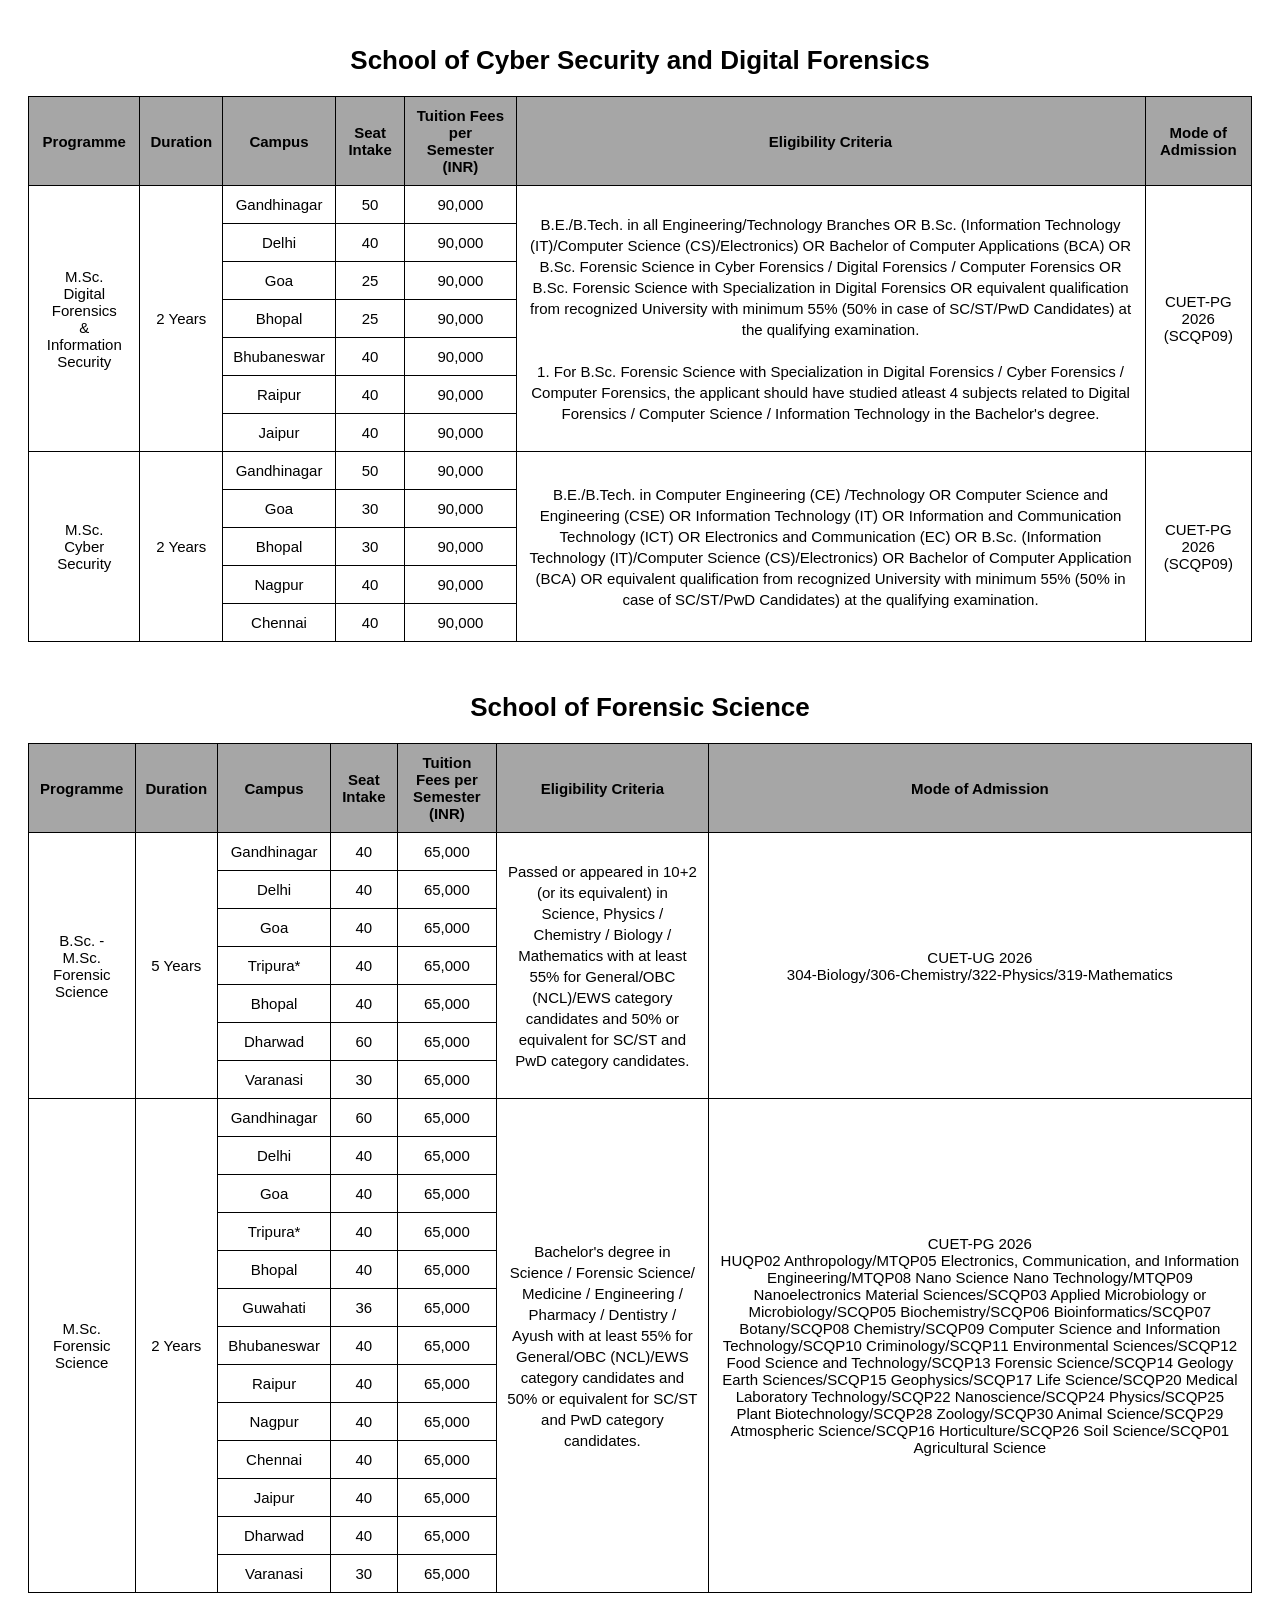
<file: admission_info.html>
<!DOCTYPE html>
<html lang="en">
<head>
<meta charset="UTF-8">
<title>School of Cyber Security and Digital Forensics</title>
<style>
  body {
    font-family: Arial, Helvetica, sans-serif;
    background: #fff;
    padding: 20px;
  }
  h1 {
    text-align: center;
    font-size: 26px;
    margin-bottom: 20px;
  }
  table {
    border-collapse: collapse;
    width: 100%;
    max-width: 1400px;
    margin: 0 auto;
    font-size: 15px;
  }
  th, td {
    border: 1px solid #000;
    padding: 10px;
    text-align: center;
    vertical-align: middle;
  }
  thead th {
    background-color: #a6a6a6;
    font-weight: bold;
  }
  td.eligibility {
    text-align: center;
    line-height: 1.4;
  }
  td.programme, td.duration, td.mode {
    font-weight: normal;
  }
</style>
</head>
<body>

<h1>School of Cyber Security and Digital Forensics</h1>

<table>
  <thead>
    <tr>
      <th>Programme</th>
      <th>Duration</th>
      <th>Campus</th>
      <th>Seat Intake</th>
      <th>Tuition Fees per Semester (INR)</th>
      <th>Eligibility Criteria</th>
      <th>Mode of Admission</th>
    </tr>
  </thead>
  <tbody>
    <tr>
      <td class="programme" rowspan="7">M.Sc.<br>Digital Forensics<br>&amp;<br>Information Security</td>
      <td class="duration" rowspan="7">2 Years</td>
      <td>Gandhinagar</td>
      <td>50</td>
      <td>90,000</td>
      <td class="eligibility" rowspan="7">
        B.E./B.Tech. in all Engineering/Technology Branches OR B.Sc. (Information Technology (IT)/Computer Science (CS)/Electronics) OR Bachelor of Computer Applications (BCA) OR B.Sc. Forensic Science in Cyber Forensics / Digital Forensics / Computer Forensics OR B.Sc. Forensic Science with Specialization in Digital Forensics OR equivalent qualification from recognized University with minimum 55% (50% in case of SC/ST/PwD Candidates) at the qualifying examination.<br><br>
        1. For B.Sc. Forensic Science with Specialization in Digital Forensics / Cyber Forensics / Computer Forensics, the applicant should have studied atleast 4 subjects related to Digital Forensics / Computer Science / Information Technology in the Bachelor's degree.
      </td>
      <td class="mode" rowspan="7">CUET-PG 2026<br>(SCQP09)</td>
    </tr>
    <tr>
      <td>Delhi</td>
      <td>40</td>
      <td>90,000</td>
    </tr>
    <tr>
      <td>Goa</td>
      <td>25</td>
      <td>90,000</td>
    </tr>
    <tr>
      <td>Bhopal</td>
      <td>25</td>
      <td>90,000</td>
    </tr>
    <tr>
      <td>Bhubaneswar</td>
      <td>40</td>
      <td>90,000</td>
    </tr>
    <tr>
      <td>Raipur</td>
      <td>40</td>
      <td>90,000</td>
    </tr>
    <tr>
      <td>Jaipur</td>
      <td>40</td>
      <td>90,000</td>
    </tr>
    <tr>
      <td class="programme" rowspan="5">M.Sc.<br>Cyber Security</td>
      <td class="duration" rowspan="5">2 Years</td>
      <td>Gandhinagar</td>
      <td>50</td>
      <td>90,000</td>
      <td class="eligibility" rowspan="5">
        B.E./B.Tech. in Computer Engineering (CE) /Technology OR Computer Science and Engineering (CSE) OR Information Technology (IT) OR Information and Communication Technology (ICT) OR Electronics and Communication (EC) OR B.Sc. (Information Technology (IT)/Computer Science (CS)/Electronics) OR Bachelor of Computer Application (BCA) OR equivalent qualification from recognized University with minimum 55% (50% in case of SC/ST/PwD Candidates) at the qualifying examination.
      </td>
      <td class="mode" rowspan="5">CUET-PG 2026<br>(SCQP09)</td>
    </tr>
    <tr>
      <td>Goa</td>
      <td>30</td>
      <td>90,000</td>
    </tr>
    <tr>
      <td>Bhopal</td>
      <td>30</td>
      <td>90,000</td>
    </tr>
    <tr>
      <td>Nagpur</td>
      <td>40</td>
      <td>90,000</td>
    </tr>
    <tr>
      <td>Chennai</td>
      <td>40</td>
      <td>90,000</td>
    </tr>
  </tbody>
</table>

<h1 style="margin-top: 50px;">School of Forensic Science</h1>

<table>
  <thead>
    <tr>
      <th>Programme</th>
      <th>Duration</th>
      <th>Campus</th>
      <th>Seat Intake</th>
      <th>Tuition Fees per Semester (INR)</th>
      <th>Eligibility Criteria</th>
      <th>Mode of Admission</th>
    </tr>
  </thead>
  <tbody>
    <tr>
      <td class="programme" rowspan="7">B.Sc. - M.Sc.<br>Forensic Science</td>
      <td class="duration" rowspan="7">5 Years</td>
      <td>Gandhinagar</td>
      <td>40</td>
      <td>65,000</td>
      <td class="eligibility" rowspan="7">
        Passed or appeared in 10+2 (or its equivalent) in Science, Physics / Chemistry / Biology / Mathematics with at least 55% for General/OBC (NCL)/EWS category candidates and 50% or equivalent for SC/ST and PwD category candidates.
      </td>
      <td class="mode" rowspan="7">CUET-UG 2026<br>304-Biology/306-Chemistry/322-Physics/319-Mathematics</td>
    </tr>
    <tr>
      <td>Delhi</td>
      <td>40</td>
      <td>65,000</td>
    </tr>
    <tr>
      <td>Goa</td>
      <td>40</td>
      <td>65,000</td>
    </tr>
    <tr>
      <td>Tripura*</td>
      <td>40</td>
      <td>65,000</td>
    </tr>
    <tr>
      <td>Bhopal</td>
      <td>40</td>
      <td>65,000</td>
    </tr>
    <tr>
      <td>Dharwad</td>
      <td>60</td>
      <td>65,000</td>
    </tr>
    <tr>
      <td>Varanasi</td>
      <td>30</td>
      <td>65,000</td>
    </tr>
    <tr>
      <td class="programme" rowspan="13">M.Sc.<br>Forensic Science</td>
      <td class="duration" rowspan="13">2 Years</td>
      <td>Gandhinagar</td>
      <td>60</td>
      <td>65,000</td>
      <td class="eligibility" rowspan="13">
        Bachelor's degree in Science / Forensic Science/ Medicine / Engineering / Pharmacy / Dentistry / Ayush with at least 55% for General/OBC (NCL)/EWS category candidates and 50% or equivalent for SC/ST and PwD category candidates.
      </td>
      <td class="mode" rowspan="13">CUET-PG 2026<br>HUQP02 Anthropology/MTQP05 Electronics, Communication, and Information Engineering/MTQP08 Nano Science Nano Technology/MTQP09 Nanoelectronics Material Sciences/SCQP03 Applied Microbiology or Microbiology/SCQP05 Biochemistry/SCQP06 Bioinformatics/SCQP07 Botany/SCQP08 Chemistry/SCQP09 Computer Science and Information Technology/SCQP10 Criminology/SCQP11 Environmental Sciences/SCQP12 Food Science and Technology/SCQP13 Forensic Science/SCQP14 Geology Earth Sciences/SCQP15 Geophysics/SCQP17 Life Science/SCQP20 Medical Laboratory Technology/SCQP22 Nanoscience/SCQP24 Physics/SCQP25 Plant Biotechnology/SCQP28 Zoology/SCQP30 Animal Science/SCQP29 Atmospheric Science/SCQP16 Horticulture/SCQP26 Soil Science/SCQP01 Agricultural Science</td>
    </tr>
    <tr>
      <td>Delhi</td>
      <td>40</td>
      <td>65,000</td>
    </tr>
    <tr>
      <td>Goa</td>
      <td>40</td>
      <td>65,000</td>
    </tr>
    <tr>
      <td>Tripura*</td>
      <td>40</td>
      <td>65,000</td>
    </tr>
    <tr>
      <td>Bhopal</td>
      <td>40</td>
      <td>65,000</td>
    </tr>
    <tr>
      <td>Guwahati</td>
      <td>36</td>
      <td>65,000</td>
    </tr>
    <tr>
      <td>Bhubaneswar</td>
      <td>40</td>
      <td>65,000</td>
    </tr>
    <tr>
      <td>Raipur</td>
      <td>40</td>
      <td>65,000</td>
    </tr>
    <tr>
      <td>Nagpur</td>
      <td>40</td>
      <td>65,000</td>
    </tr>
    <tr>
      <td>Chennai</td>
      <td>40</td>
      <td>65,000</td>
    </tr>
    <tr>
      <td>Jaipur</td>
      <td>40</td>
      <td>65,000</td>
    </tr>
    <tr>
      <td>Dharwad</td>
      <td>40</td>
      <td>65,000</td>
    </tr>
    <tr>
      <td>Varanasi</td>
      <td>30</td>
      <td>65,000</td>
    </tr>
  </tbody>
</table>

</body>
</html>
</file>
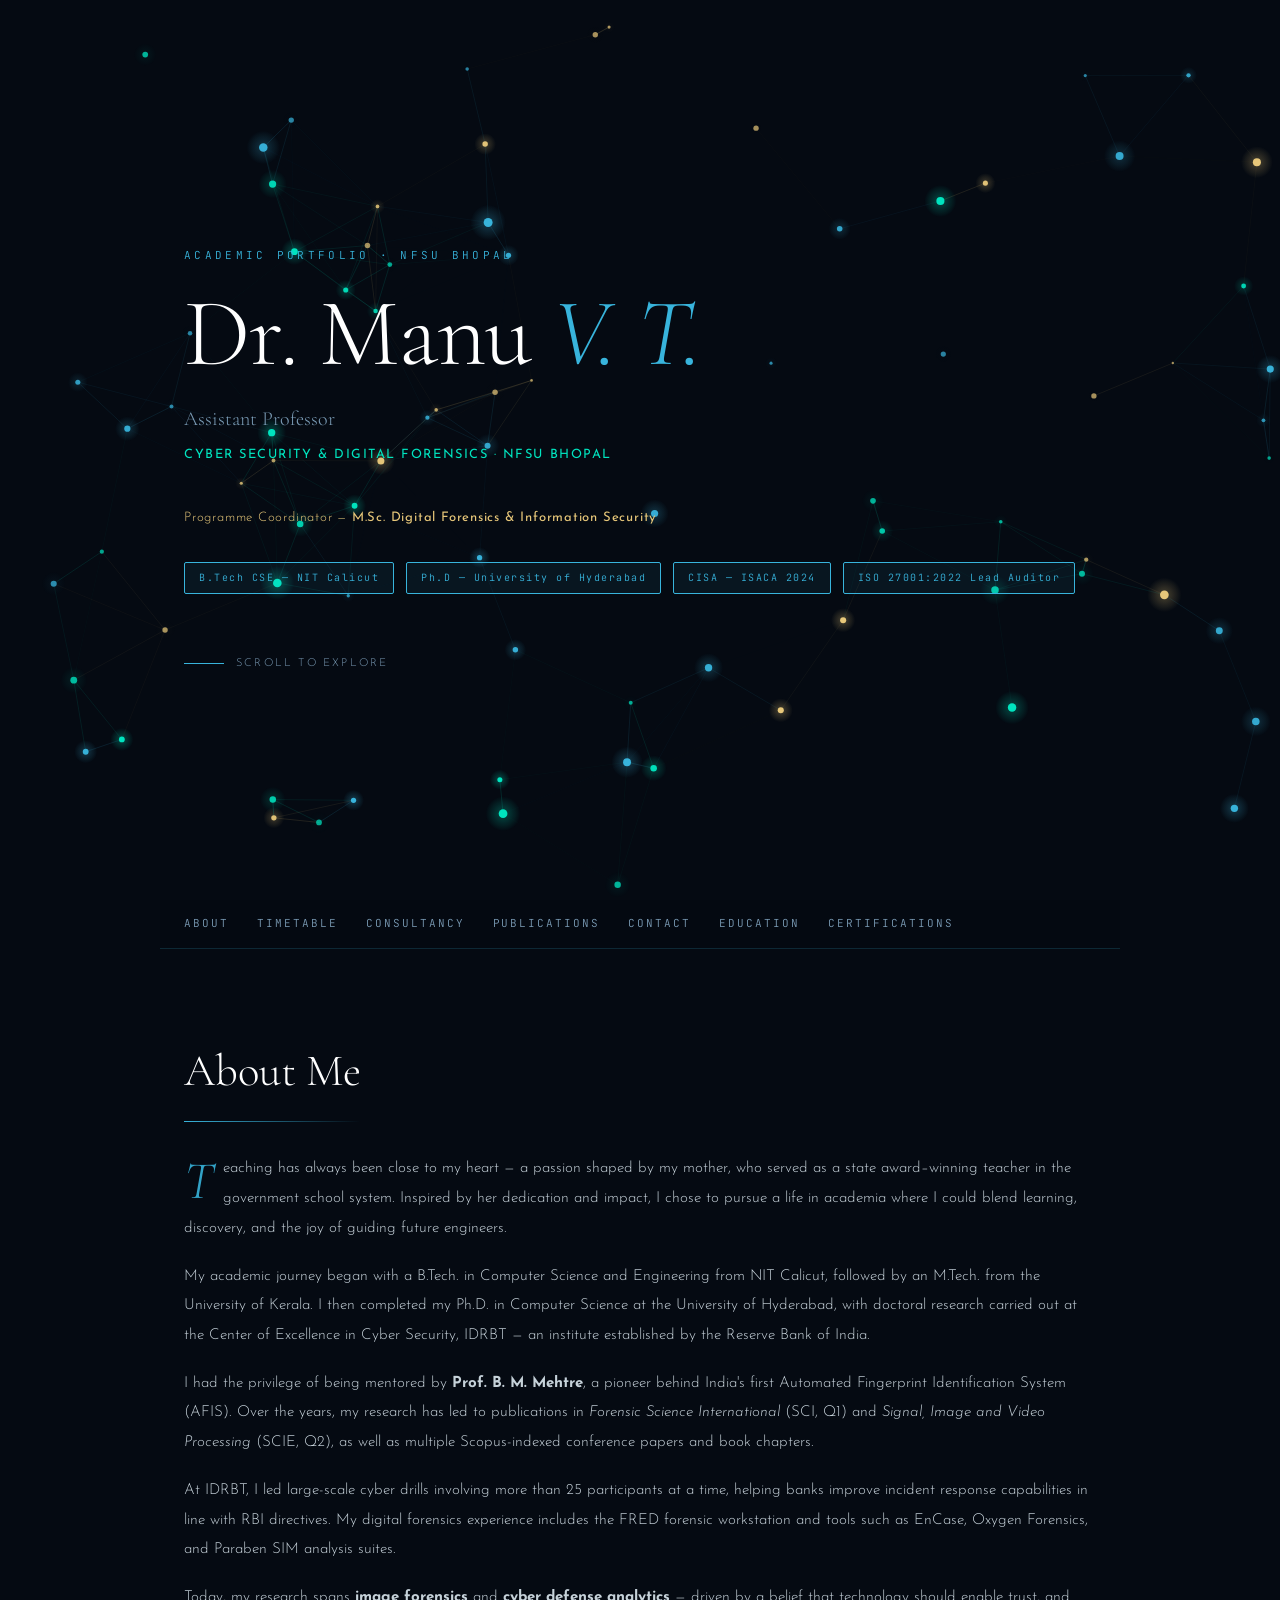
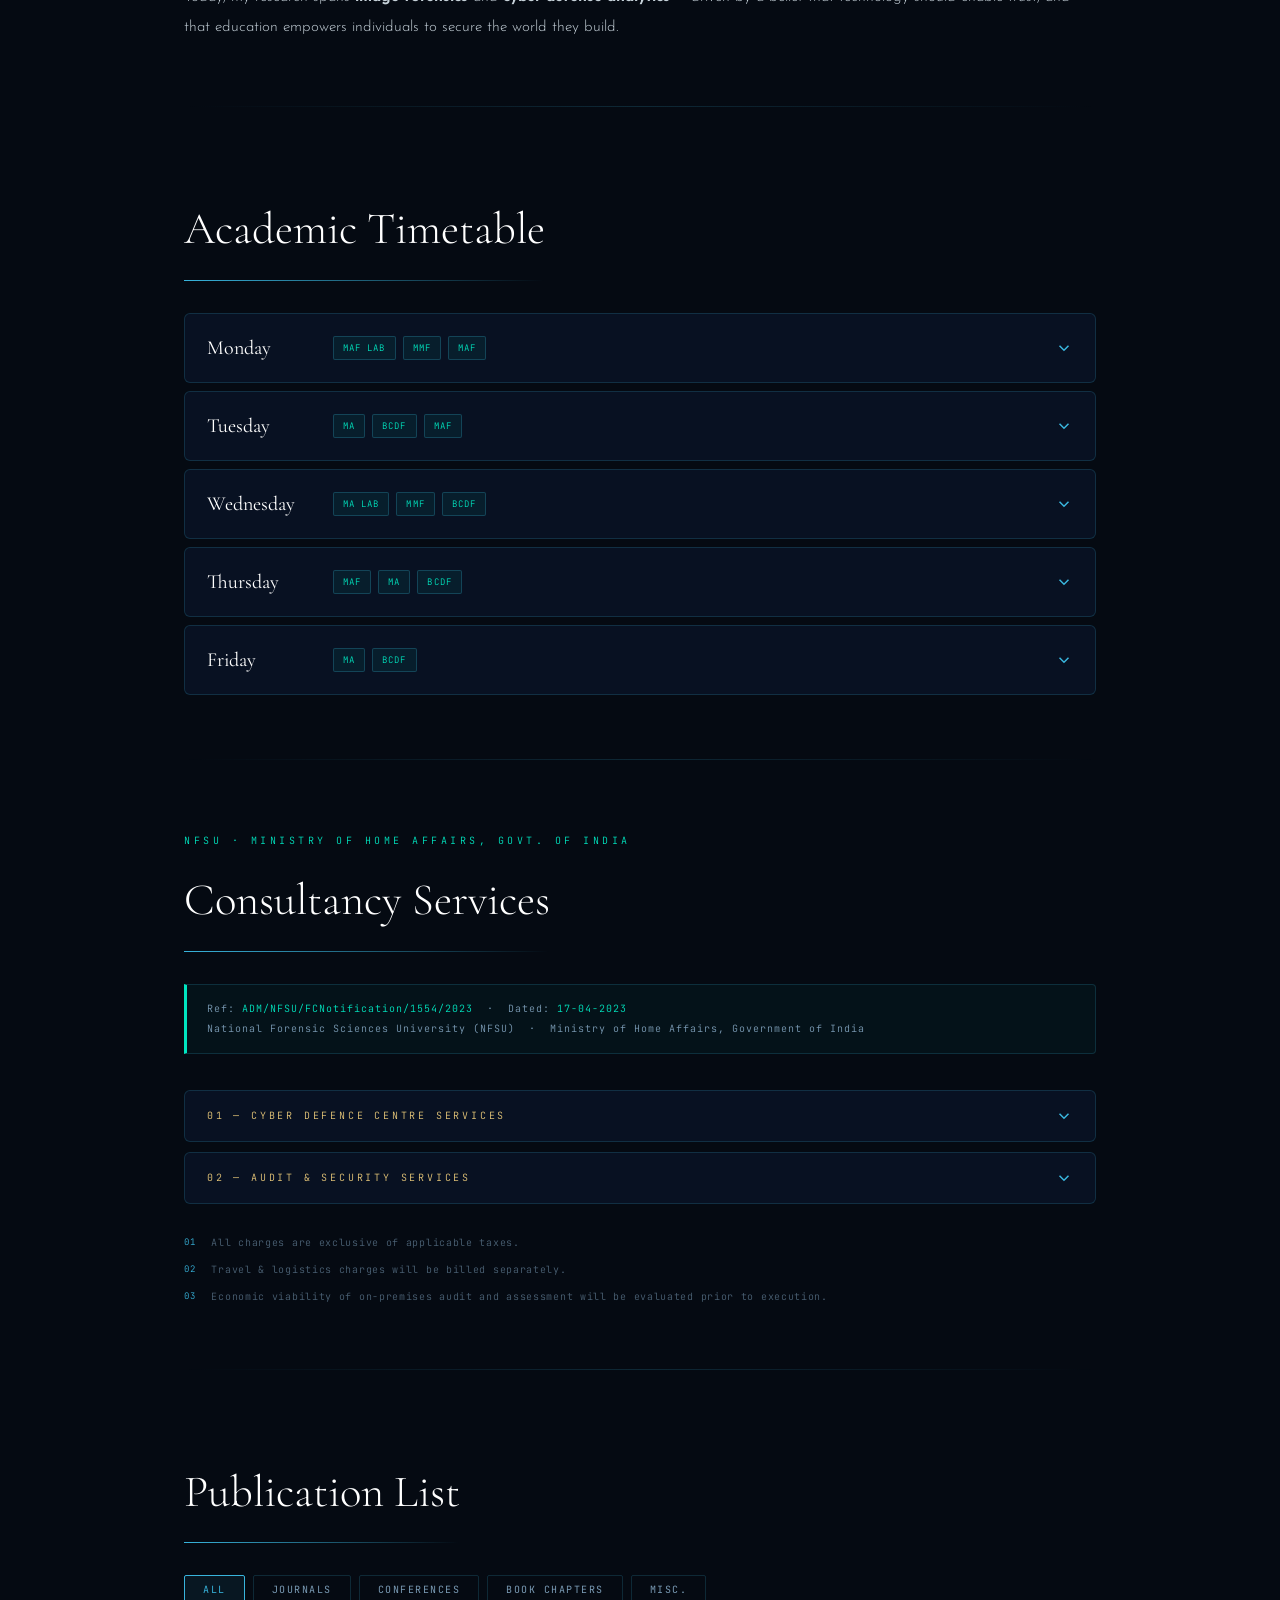
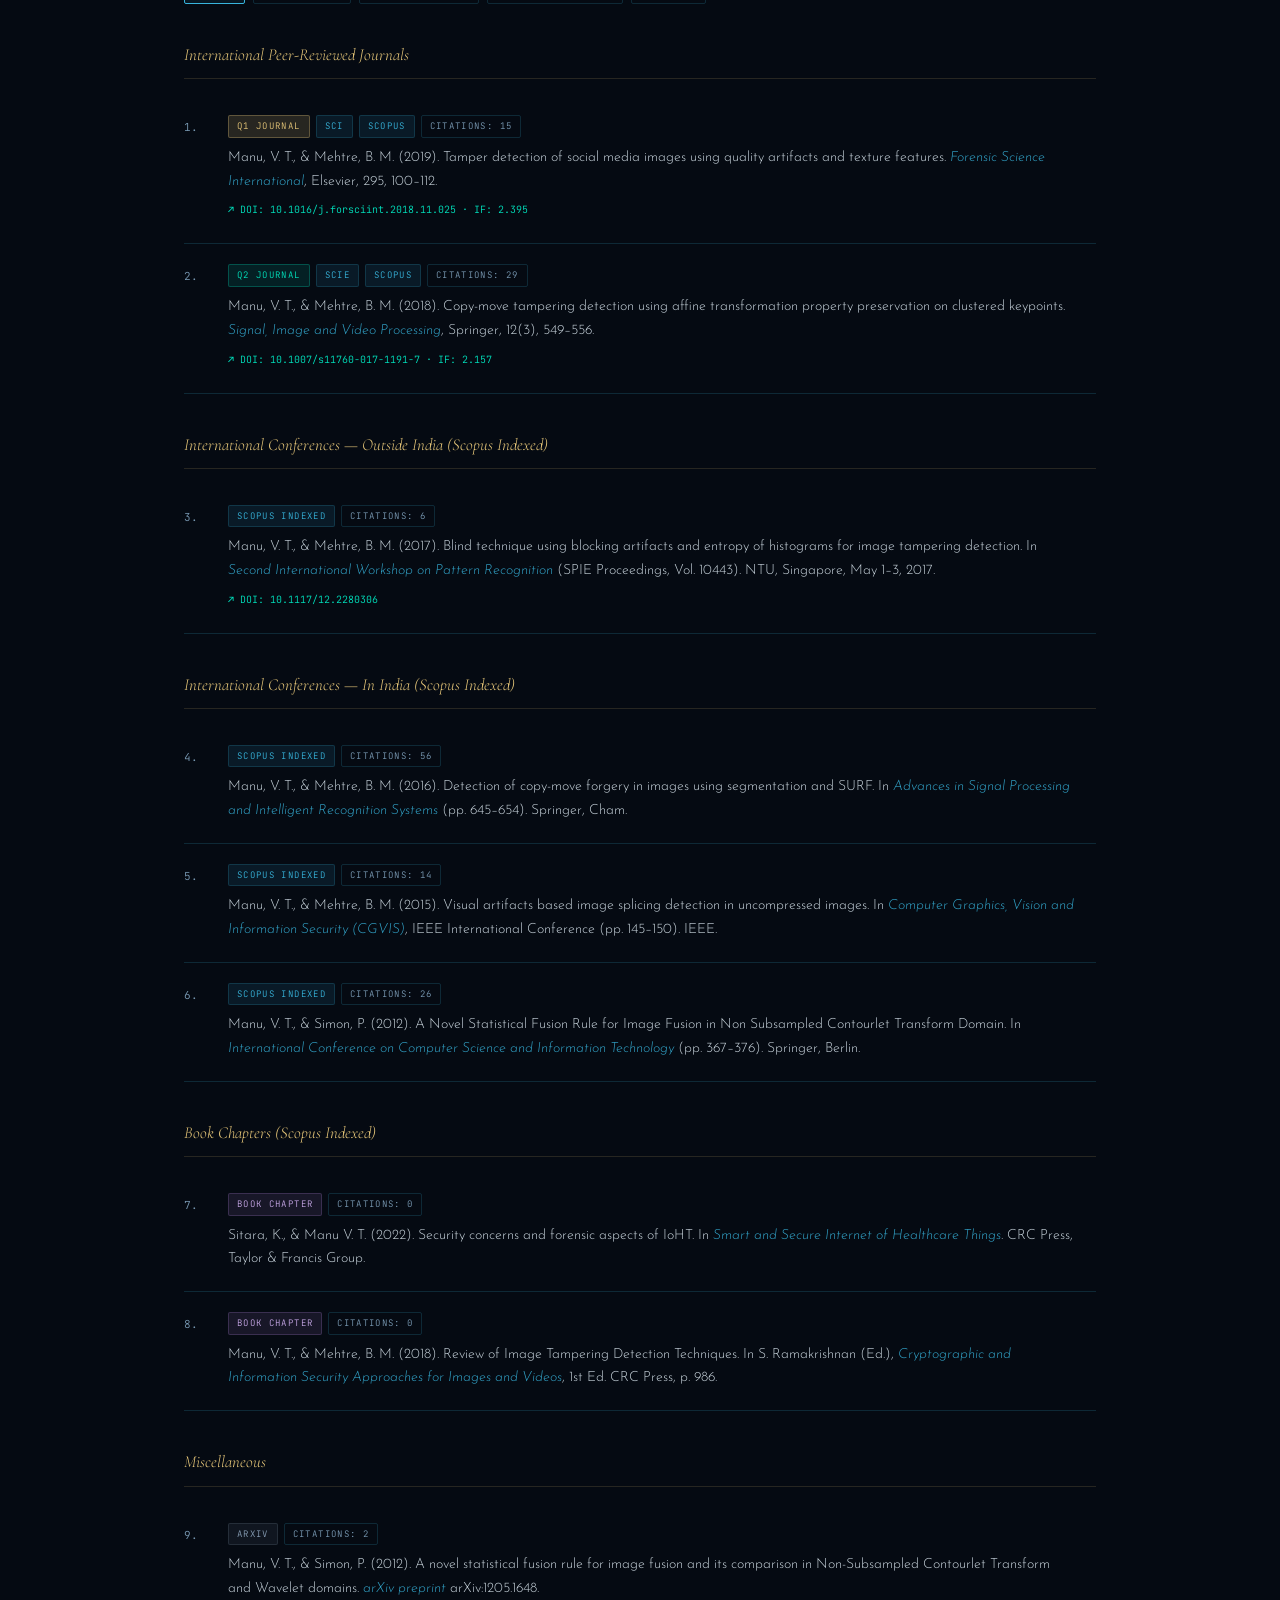
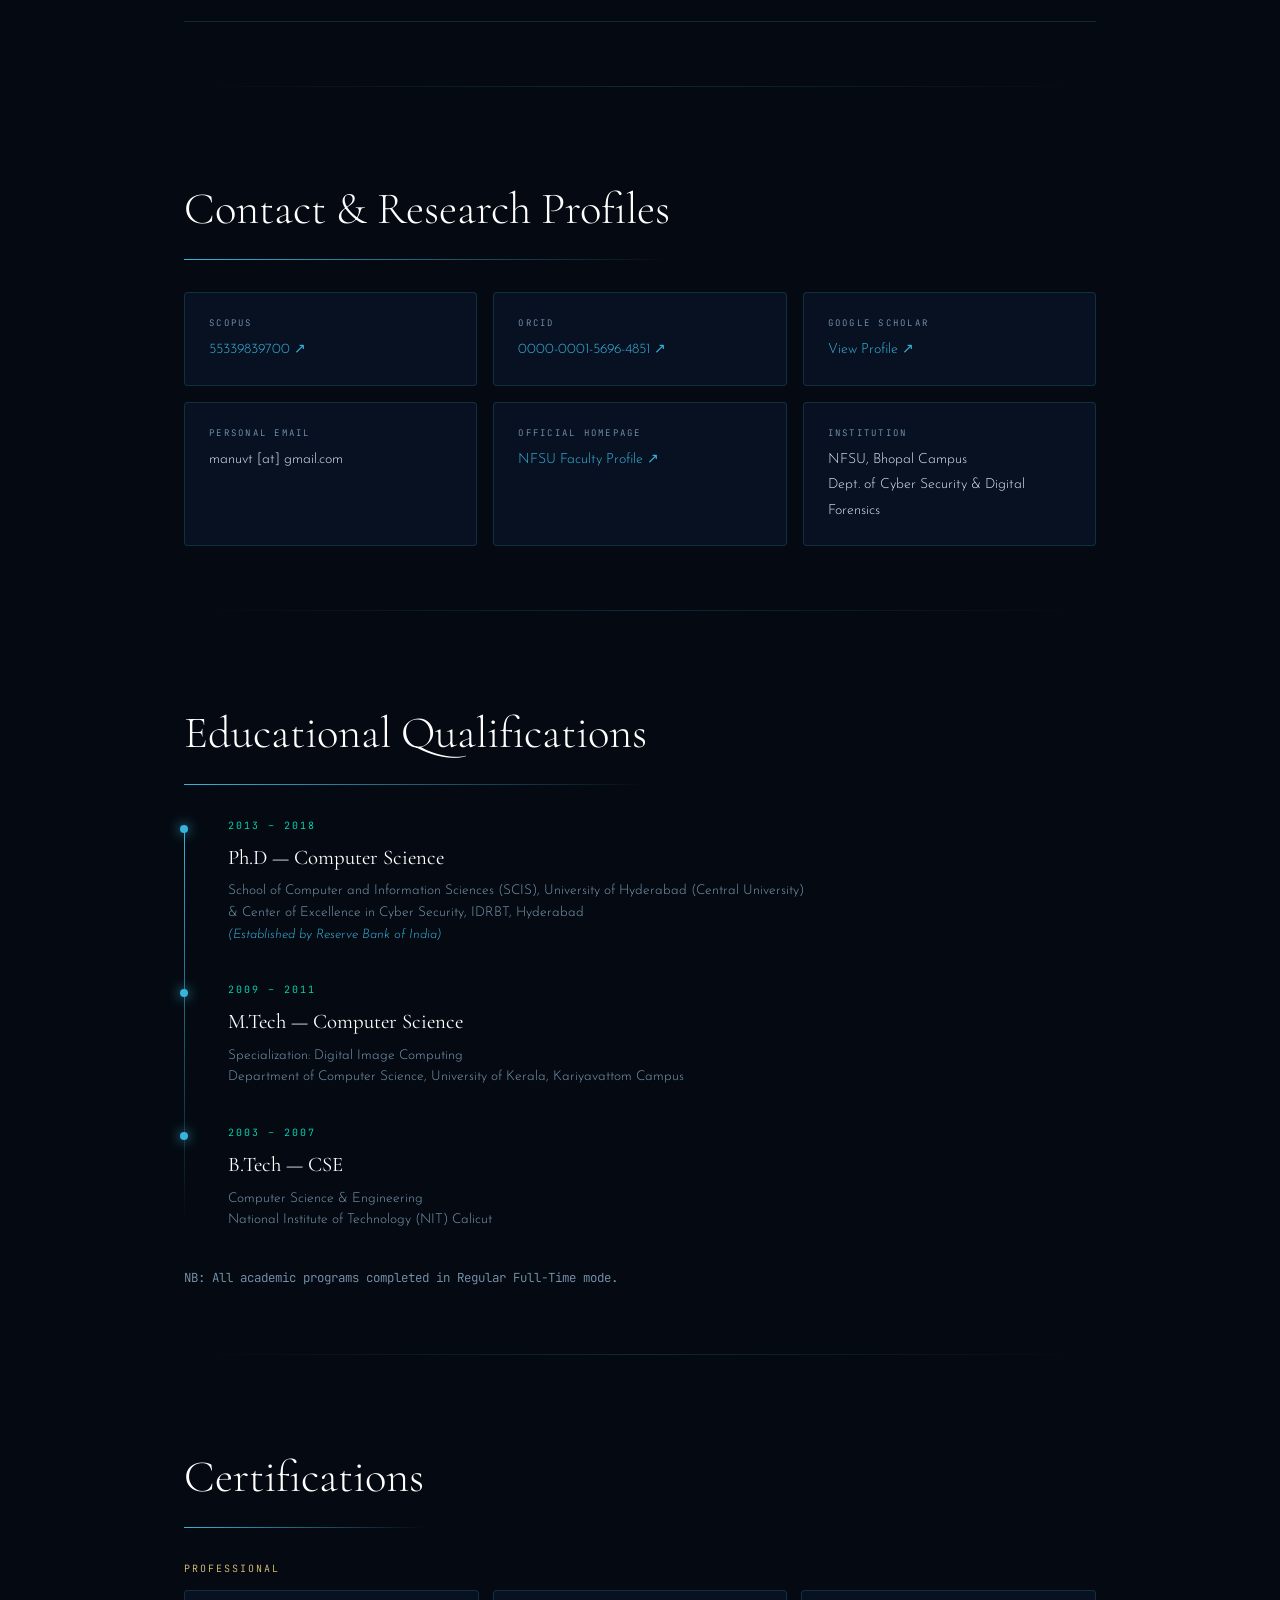
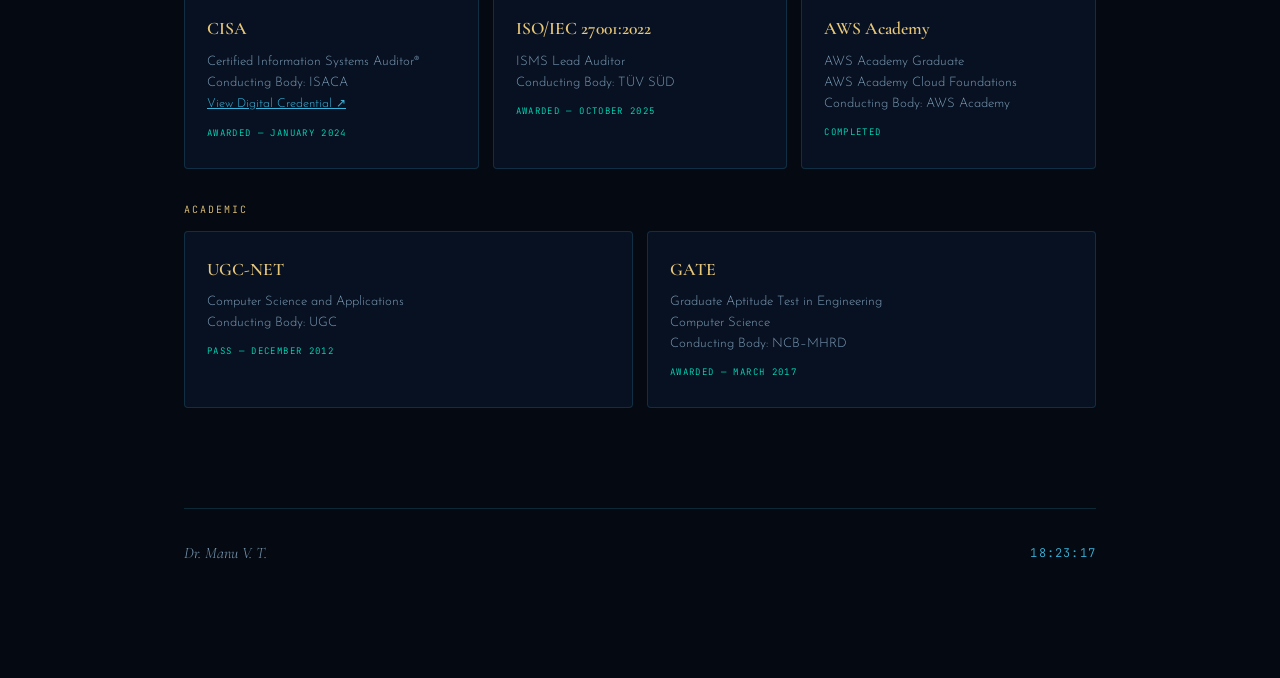
<file: index (1).html>
<!DOCTYPE html>
<html lang="en">
<head>
<meta charset="UTF-8"/>
<meta name="viewport" content="width=device-width, initial-scale=1.0"/>
<title>Dr. Manu V. T. | Ph.D | CISA</title>
<link rel="preconnect" href="https://fonts.googleapis.com">
<link href="https://fonts.googleapis.com/css2?family=Cormorant+Garamond:ital,wght@0,300;0,400;0,600;1,300;1,400&family=Josefin+Sans:wght@300;400;600&family=JetBrains+Mono:wght@300;400&display=swap" rel="stylesheet">
<style>
  :root {
    --bg: #050a12;
    --surface: rgba(10,20,38,0.82);
    --border: rgba(56,180,220,0.18);
    --accent: #38b4dc;
    --accent2: #00e5c0;
    --gold: #e8c87a;
    --text: #dce8f0;
    --muted: #7a9bb5;
    --heading-font: 'Cormorant Garamond', serif;
    --body-font: 'Josefin Sans', sans-serif;
    --mono-font: 'JetBrains Mono', monospace;
  }

  *, *::before, *::after { box-sizing: border-box; margin: 0; padding: 0; }
  html { scroll-behavior: smooth; }
  body {
    background: var(--bg);
    color: var(--text);
    font-family: var(--body-font);
    font-weight: 300;
    font-size: 15px;
    line-height: 1.8;
    overflow-x: hidden;
  }

  #bg-canvas {
    position: fixed; top: 0; left: 0;
    width: 100%; height: 100%;
    z-index: 0; pointer-events: none;
  }

  .page-wrap {
    position: relative; z-index: 1;
    max-width: 960px; margin: 0 auto;
    padding: 0 24px 80px;
  }

  /* HERO */
  .hero {
    min-height: 100vh; display: flex; flex-direction: column;
    justify-content: center; align-items: flex-start;
    padding: 80px 0 60px;
  }
  .hero-eyebrow {
    font-family: var(--mono-font); font-size: 11px;
    letter-spacing: 0.3em; text-transform: uppercase;
    color: var(--accent); margin-bottom: 18px;
    opacity: 0; animation: fadeUp 0.8s ease forwards 0.2s;
  }
  .hero h1 {
    font-family: var(--heading-font);
    font-size: clamp(3rem, 8vw, 6rem);
    font-weight: 300; line-height: 1.05;
    letter-spacing: -0.01em; color: #fff;
    margin-bottom: 16px;
    opacity: 0; animation: fadeUp 0.8s ease forwards 0.4s;
  }
  .hero h1 em { font-style: italic; color: var(--accent); }
  .hero-role {
    font-family: var(--heading-font); font-size: 1.25rem;
    font-weight: 300; color: var(--muted); margin-bottom: 6px;
    opacity: 0; animation: fadeUp 0.8s ease forwards 0.6s;
  }
  .hero-dept {
    font-family: var(--body-font); font-size: 0.8rem;
    font-weight: 400; letter-spacing: 0.12em;
    color: var(--accent2); text-transform: uppercase;
    margin-bottom: 40px;
    opacity: 0; animation: fadeUp 0.8s ease forwards 0.75s;
  }
  .hero-coord {
    font-family: var(--body-font); font-size: 0.82rem;
    font-weight: 300; letter-spacing: 0.06em;
    color: var(--gold); margin-bottom: 32px;
    opacity: 0; animation: fadeUp 0.8s ease forwards 0.88s;
  }
  .hero-coord em { font-style: normal; font-weight: 400; }
  .hero-certs {
    display: flex; gap: 12px; flex-wrap: wrap;
    opacity: 0; animation: fadeUp 0.8s ease forwards 1.05s;
  }
  .cert-badge {
    font-family: var(--mono-font); font-size: 10px;
    letter-spacing: 0.15em; padding: 6px 14px;
    border: 1px solid var(--accent); color: var(--accent);
    border-radius: 2px; background: rgba(56,180,220,0.07);
  }
  .scroll-hint {
    margin-top: 60px; display: flex; align-items: center; gap: 12px;
    opacity: 0; animation: fadeUp 0.8s ease forwards 1.1s;
    color: var(--muted); font-size: 11px;
    letter-spacing: 0.2em; text-transform: uppercase;
  }
  .scroll-line {
    width: 40px; height: 1px; background: var(--accent);
    animation: pulse-line 2s ease-in-out infinite;
  }
  @keyframes pulse-line {
    0%,100% { opacity: 0.4; width:30px; }
    50% { opacity: 1; width: 50px; }
  }

  /* NAV */
  .sticky-nav {
    position: sticky; top: 0; z-index: 100;
    background: rgba(5,10,18,0.88);
    backdrop-filter: blur(14px);
    border-bottom: 1px solid var(--border);
    padding: 14px 0; margin: 0 -24px;
    padding-left: 24px; padding-right: 24px;
  }
  .nav-inner { display: flex; gap: 28px; flex-wrap: wrap; }
  .nav-inner a {
    font-family: var(--mono-font); font-size: 11px;
    letter-spacing: 0.18em; text-transform: uppercase;
    color: var(--muted); text-decoration: none; transition: color 0.2s;
  }
  .nav-inner a:hover { color: var(--accent); }

  /* SECTION */
  .section { padding: 72px 0 0; }
  .section-label {
    font-family: var(--mono-font); font-size: 10px;
    letter-spacing: 0.35em; text-transform: uppercase;
    color: var(--accent2); margin-bottom: 10px;
  }
  .section-title {
    font-family: var(--heading-font);
    font-size: clamp(1.8rem, 4vw, 2.8rem);
    font-weight: 300; color: #fff; margin-bottom: 32px;
    position: relative; display: inline-block;
  }
  .section-title::after {
    content: ''; display: block; height: 1px;
    background: linear-gradient(90deg, var(--accent), transparent);
    margin-top: 10px; width: 100%;
  }

  /* ABOUT */
  .about-text p {
    color: var(--text); font-size: 0.95rem;
    line-height: 1.95; margin-bottom: 1.2em; opacity: 0.9;
  }
  .about-text p:first-child::first-letter {
    font-family: var(--heading-font); font-size: 3.5em;
    float: left; line-height: 0.8; margin-right: 10px;
    margin-top: 6px; color: var(--accent); font-style: italic;
  }

  /* TIMETABLE */
  .tt-accordion { display: flex; flex-direction: column; gap: 8px; }
  .tt-day {
    border: 1px solid var(--border); border-radius: 6px;
    overflow: hidden; background: var(--surface);
    backdrop-filter: blur(8px); transition: border-color 0.25s;
  }
  .tt-day.open { border-color: var(--accent); }
  .tt-trigger {
    display: flex; align-items: center;
    justify-content: space-between;
    padding: 16px 22px; cursor: pointer;
    user-select: none; gap: 16px;
  }
  .tt-trigger:hover .tt-day-name { color: var(--accent); }
  .tt-day-name {
    font-family: var(--heading-font); font-size: 1.25rem;
    font-weight: 400; color: #fff;
    transition: color 0.2s; min-width: 110px;
  }
  .tt-day-preview { display: flex; gap: 7px; flex-wrap: wrap; flex: 1; }
  .tt-preview-chip {
    font-family: var(--mono-font); font-size: 9px;
    letter-spacing: 0.12em; padding: 3px 9px;
    border-radius: 2px; border: 1px solid rgba(56,180,220,0.25);
    color: var(--accent2); background: rgba(0,229,192,0.06);
    text-transform: uppercase; white-space: nowrap;
  }
  .tt-chevron {
    width: 18px; height: 18px; flex-shrink: 0;
    transition: transform 0.35s ease; color: var(--accent);
  }
  .tt-day.open .tt-chevron { transform: rotate(180deg); }
  .tt-body { max-height: 0; overflow: hidden; transition: max-height 0.42s cubic-bezier(0.4,0,0.2,1); }
  .tt-day.open .tt-body { max-height: 600px; }
  .tt-slots { border-top: 1px solid var(--border); display: flex; flex-direction: column; }
  .tt-slot {
    display: flex; align-items: stretch;
    border-bottom: 1px solid rgba(56,180,220,0.07);
    transition: background 0.18s;
  }
  .tt-slot:last-child { border-bottom: none; }
  .tt-slot:hover { background: rgba(56,180,220,0.04); }
  .tt-slot-time {
    font-family: var(--mono-font); font-size: 9px;
    color: var(--muted); letter-spacing: 0.08em; line-height: 1.5;
    padding: 14px 16px; min-width: 96px;
    border-right: 1px solid rgba(56,180,220,0.15);
    display: flex; flex-direction: column; justify-content: center;
    background: rgba(56,180,220,0.02); white-space: nowrap;
  }
  .tt-slot-content {
    padding: 14px 20px; flex: 1;
    display: flex; flex-direction: column; justify-content: center;
  }
  .tt-subject {
    font-family: var(--body-font); font-size: 0.82rem;
    font-weight: 600; color: var(--accent2);
    letter-spacing: 0.04em; display: block;
  }
  .tt-sub {
    font-family: var(--body-font); font-size: 0.72rem;
    font-weight: 300; color: var(--muted);
    display: block; margin-top: 2px;
  }
  .tt-slot-free .tt-slot-content {
    font-family: var(--mono-font); font-size: 9px;
    color: rgba(122,155,181,0.35); letter-spacing: 0.15em; text-transform: uppercase;
  }
  .tt-slot-lunch .tt-slot-time { color: var(--gold); }
  .tt-slot-lunch .tt-slot-content {
    font-family: var(--mono-font); font-size: 9px;
    color: var(--gold); letter-spacing: 0.2em; text-transform: uppercase;
  }

  /* PUBLICATIONS */
  .pub-filter { display: flex; gap: 8px; flex-wrap: wrap; margin-bottom: 32px; }
  .filter-btn {
    font-family: var(--mono-font); font-size: 10px;
    letter-spacing: 0.15em; padding: 7px 18px;
    border: 1px solid var(--border); background: transparent;
    color: var(--muted); cursor: pointer;
    text-transform: uppercase; border-radius: 2px; transition: all 0.2s;
  }
  .filter-btn.active, .filter-btn:hover {
    border-color: var(--accent); color: var(--accent);
    background: rgba(56,180,220,0.08);
  }
  .pub-group-title {
    font-family: var(--heading-font); font-size: 1.05rem;
    font-style: italic; color: var(--gold);
    margin: 36px 0 16px; padding-bottom: 8px;
    border-bottom: 1px solid rgba(232,200,122,0.15);
  }
  .pub-item {
    display: flex; gap: 18px; padding: 20px 20px 20px 0;
    border-bottom: 1px solid var(--border); transition: background 0.2s;
  }
  .pub-item:hover { background: rgba(56,180,220,0.04); }
  .pub-num { font-family: var(--mono-font); font-size: 11px; color: var(--muted); min-width: 26px; padding-top: 3px; }
  .pub-body { flex: 1; }
  .pub-tags { display: flex; gap: 6px; flex-wrap: wrap; margin-bottom: 8px; }
  .tag { font-family: var(--mono-font); font-size: 9px; letter-spacing: 0.15em; padding: 2px 8px; border-radius: 2px; text-transform: uppercase; }
  .tag.q1 { background: rgba(232,200,122,0.15); color: var(--gold); border: 1px solid rgba(232,200,122,0.3); }
  .tag.q2 { background: rgba(0,229,192,0.1); color: var(--accent2); border: 1px solid rgba(0,229,192,0.25); }
  .tag.scopus { background: rgba(56,180,220,0.1); color: var(--accent); border: 1px solid var(--border); }
  .tag.book { background: rgba(160,120,200,0.12); color: #c8a8e8; border: 1px solid rgba(160,120,200,0.25); }
  .tag.misc { background: rgba(120,140,160,0.1); color: #8aa0b8; border: 1px solid rgba(120,140,160,0.2); }
  .tag.cite { background: transparent; color: var(--muted); border: 1px solid var(--border); }
  .pub-text { font-size: 0.88rem; line-height: 1.7; color: var(--text); opacity: 0.9; }
  .pub-text em { color: var(--accent); font-style: italic; }
  .pub-doi {
    display: inline-block; margin-top: 8px;
    font-family: var(--mono-font); font-size: 10px;
    color: var(--accent2); text-decoration: none;
    border-bottom: 1px solid transparent; transition: border-color 0.2s;
  }
  .pub-doi:hover { border-color: var(--accent2); }

  /* CONTACT */
  .contact-grid { display: grid; grid-template-columns: repeat(auto-fit, minmax(280px, 1fr)); gap: 16px; }
  .contact-card {
    padding: 22px 24px; border: 1px solid var(--border);
    border-radius: 4px; background: var(--surface);
    backdrop-filter: blur(8px); transition: border-color 0.25s, transform 0.25s;
  }
  .contact-card:hover { border-color: var(--accent); transform: translateY(-2px); }
  .contact-label { font-family: var(--mono-font); font-size: 9px; letter-spacing: 0.25em; text-transform: uppercase; color: var(--muted); margin-bottom: 6px; }
  .contact-val { font-size: 0.88rem; color: var(--text); }
  .contact-val a { color: var(--accent); text-decoration: none; border-bottom: 1px solid transparent; transition: border-color 0.2s; }
  .contact-val a:hover { border-color: var(--accent); }

  /* EDUCATION */
  .timeline { position: relative; padding-left: 24px; }
  .timeline::before {
    content: ''; position: absolute; left: 0; top: 8px; bottom: 8px;
    width: 1px; background: linear-gradient(to bottom, var(--accent), transparent);
  }
  .tl-item { position: relative; margin-bottom: 36px; padding-left: 20px; }
  .tl-item::before {
    content: ''; position: absolute; left: -28px; top: 8px;
    width: 8px; height: 8px; border-radius: 50%;
    background: var(--accent); box-shadow: 0 0 12px var(--accent);
  }
  .tl-year { font-family: var(--mono-font); font-size: 10px; letter-spacing: 0.2em; color: var(--accent2); margin-bottom: 4px; }
  .tl-degree { font-family: var(--heading-font); font-size: 1.3rem; font-weight: 400; color: #fff; margin-bottom: 4px; }
  .tl-inst { font-size: 0.85rem; color: var(--muted); line-height: 1.6; }

  /* CERTIFICATIONS */
  .cert-grid { display: grid; grid-template-columns: repeat(auto-fit, minmax(240px, 1fr)); gap: 14px; }
  .cert-card {
    padding: 22px; border: 1px solid var(--border);
    border-radius: 4px; background: var(--surface);
    backdrop-filter: blur(8px); transition: all 0.25s;
    position: relative; overflow: hidden;
  }
  .cert-card::before {
    content: ''; position: absolute; top: 0; left: 0; right: 0;
    height: 2px; background: linear-gradient(90deg, var(--accent), var(--accent2));
    opacity: 0; transition: opacity 0.25s;
  }
  .cert-card:hover { border-color: var(--accent); transform: translateY(-2px); }
  .cert-card:hover::before { opacity: 1; }
  .cert-title { font-family: var(--heading-font); font-size: 1.1rem; font-weight: 600; color: var(--gold); margin-bottom: 6px; }
  .cert-body { font-size: 0.82rem; color: var(--muted); line-height: 1.6; }
  .cert-status { display: inline-block; margin-top: 10px; font-family: var(--mono-font); font-size: 9px; letter-spacing: 0.15em; color: var(--accent2); text-transform: uppercase; }

  /* ══════════════════════════════════════════
     CONSULTANCY SERVICES
  ══════════════════════════════════════════ */
  .consultancy-ref {
    font-family: var(--mono-font); font-size: 10px;
    letter-spacing: 0.1em; color: var(--muted);
    border: 1px solid var(--border);
    border-left: 3px solid var(--accent2);
    border-radius: 0 4px 4px 0;
    padding: 14px 20px; margin-bottom: 36px;
    background: rgba(0,229,192,0.04); line-height: 2;
  }
  .consultancy-ref span { color: var(--accent2); }

  .cs-cat-label {
    font-family: var(--mono-font); font-size: 10px;
    letter-spacing: 0.28em; text-transform: uppercase;
    color: var(--gold); margin: 36px 0 16px;
    padding-bottom: 10px;
    border-bottom: 1px solid rgba(232,200,122,0.15);
  }

  /* CDC tier table */
  .cs-tier-table {
    width: 100%; border-collapse: collapse;
    border: 1px solid var(--border); border-radius: 6px;
    overflow: hidden;
  }
  .cs-tier-table thead th {
    font-family: var(--mono-font); font-size: 9px;
    letter-spacing: 0.22em; text-transform: uppercase;
    color: var(--muted); padding: 13px 16px;
    background: rgba(56,180,220,0.07);
    border-bottom: 1px solid var(--border);
    text-align: left;
  }
  .cs-tier-table thead th:not(:last-child) { border-right: 1px solid var(--border); }
  .cs-tier-table tbody td {
    padding: 18px 16px; font-size: 0.86rem;
    color: var(--text); border-bottom: 1px solid rgba(56,180,220,0.07);
    vertical-align: middle;
  }
  .cs-tier-table tbody td:not(:last-child) { border-right: 1px solid rgba(56,180,220,0.07); }
  .cs-tier-table tbody tr:last-child td { border-bottom: none; }
  .cs-tier-table tbody tr:hover td { background: rgba(56,180,220,0.04); }
  .cs-svc-name { font-size: 0.88rem; color: var(--text); opacity: 0.9; }
  .cs-svc-sub {
    display: block; font-family: var(--mono-font);
    font-size: 8.5px; letter-spacing: 0.1em;
    color: var(--muted); margin-top: 4px; text-transform: uppercase;
  }
  .cs-price {
    font-family: var(--mono-font); font-size: 0.88rem;
    color: var(--accent2); letter-spacing: 0.04em; white-space: nowrap;
  }
  .cs-same {
    display: inline-block; font-family: var(--mono-font);
    font-size: 7px; letter-spacing: 0.12em; text-transform: uppercase;
    color: rgba(0,229,192,0.45); border: 1px solid rgba(0,229,192,0.18);
    border-radius: 2px; padding: 1px 5px; margin-left: 6px; vertical-align: middle;
  }

  /* Audit service rows */
  .cs-rows { display: flex; flex-direction: column; gap: 10px; }
  .cs-row {
    display: flex; align-items: center; justify-content: space-between;
    gap: 20px; padding: 16px 20px;
    border: 1px solid var(--border); border-radius: 5px;
    background: var(--surface); backdrop-filter: blur(6px);
    transition: border-color 0.22s, transform 0.22s;
  }
  .cs-row:hover { border-color: rgba(56,180,220,0.5); transform: translateX(4px); }
  .cs-row-name { font-size: 0.88rem; color: var(--text); opacity: 0.92; }
  .cs-row-price {
    font-family: var(--mono-font); font-size: 0.82rem;
    color: var(--accent2); white-space: nowrap; text-align: right; flex-shrink: 0;
  }
  .cs-row-price .cs-unit {
    display: block; font-size: 8px; letter-spacing: 0.1em;
    color: var(--muted); margin-top: 3px; text-transform: uppercase;
  }
  .cs-scope {
    font-family: var(--mono-font); font-size: 9px;
    letter-spacing: 0.12em; text-transform: uppercase;
    color: rgba(122,155,181,0.5);
  }

  /* Consultancy Accordion */
  .cs-accordion { display: flex; flex-direction: column; gap: 10px; margin-top: 8px; }
  .cs-acc-item {
    border: 1px solid var(--border); border-radius: 6px;
    overflow: hidden; background: var(--surface);
    backdrop-filter: blur(8px); transition: border-color 0.25s;
  }
  .cs-acc-item.open { border-color: var(--accent); }
  .cs-acc-trigger {
    display: flex; align-items: center;
    justify-content: space-between;
    padding: 16px 22px; cursor: pointer;
    user-select: none; gap: 16px;
  }
  .cs-acc-trigger:hover .cs-acc-title { color: var(--accent); }
  .cs-acc-title {
    font-family: var(--mono-font); font-size: 10px;
    letter-spacing: 0.28em; text-transform: uppercase;
    color: var(--gold); transition: color 0.2s;
  }
  .cs-acc-chevron {
    width: 18px; height: 18px; flex-shrink: 0;
    transition: transform 0.35s ease; color: var(--accent);
  }
  .cs-acc-item.open .cs-acc-chevron { transform: rotate(180deg); }
  .cs-acc-body {
    max-height: 0; overflow: hidden;
    transition: max-height 0.48s cubic-bezier(0.4,0,0.2,1);
    border-top: 0px solid var(--border);
  }
  .cs-acc-item.open .cs-acc-body {
    max-height: 1200px;
    border-top: 1px solid var(--border);
  }
  .cs-acc-inner { padding: 20px 22px 24px; }

  /* Notes */
  .cs-notes { display: flex; flex-direction: column; gap: 10px; margin-top: 30px; }
  .cs-note {
    display: flex; align-items: flex-start; gap: 16px;
    font-family: var(--mono-font); font-size: 10px;
    letter-spacing: 0.07em; color: rgba(122,155,181,0.6); line-height: 1.7;
  }
  .cs-note-num { font-size: 9px; color: var(--accent); flex-shrink: 0; padding-top: 1px; }

  /* FOOTER */
  footer {
    margin-top: 100px; padding: 30px 0;
    border-top: 1px solid var(--border);
    display: flex; justify-content: space-between;
    align-items: center; flex-wrap: wrap; gap: 12px;
  }
  .footer-name { font-family: var(--heading-font); font-size: 1rem; font-style: italic; color: var(--muted); }
  .clock { font-family: var(--mono-font); font-size: 12px; color: var(--accent); letter-spacing: 0.1em; }

  /* ANIMATIONS */
  @keyframes fadeUp {
    from { opacity: 0; transform: translateY(22px); }
    to   { opacity: 1; transform: translateY(0); }
  }
  .fade-in { opacity: 0; transform: translateY(20px); transition: opacity 0.7s ease, transform 0.7s ease; }
  .fade-in.visible { opacity: 1; transform: none; }
  .pub-group.hidden { display: none; }
  .divider { height: 1px; background: linear-gradient(90deg, transparent, var(--border), transparent); margin: 64px 0 0; }

  ::-webkit-scrollbar { width: 6px; }
  ::-webkit-scrollbar-track { background: var(--bg); }
  ::-webkit-scrollbar-thumb { background: rgba(56,180,220,0.3); border-radius: 3px; }
</style>
</head>
<body>

<canvas id="bg-canvas"></canvas>

<div class="page-wrap">

  <!-- HERO -->
  <section class="hero" id="home">
    <div class="hero-eyebrow">Academic Portfolio · NFSU Bhopal</div>
    <h1>Dr. Manu <em>V. T.</em></h1>
    <div class="hero-role">Assistant Professor</div>
    <div class="hero-dept">Cyber Security &amp; Digital Forensics · NFSU Bhopal</div>
    <div class="hero-coord">Programme Coordinator — <em>M.Sc. Digital Forensics &amp; Information Security</em></div>
    <div class="hero-certs">
      <span class="cert-badge">B.Tech CSE — NIT Calicut</span>
    
      <span class="cert-badge">Ph.D — University of Hyderabad</span>
      <span class="cert-badge">CISA — ISACA 2024</span>
      <span class="cert-badge">ISO 27001:2022 Lead Auditor</span>
    </div>
    <div class="scroll-hint">
      <span class="scroll-line"></span>
      <span>Scroll to explore</span>
    </div>
  </section>

  <!-- NAV -->
  <nav class="sticky-nav">
    <div class="nav-inner">
      <a href="#about">About</a>
      <a href="#timetable">Timetable</a>
      <a href="#consultancy">Consultancy</a>
      <a href="#publications">Publications</a>
      <a href="#contact">Contact</a>
      <a href="#education">Education</a>
      <a href="#certifications">Certifications</a>
    </div>
  </nav>

  <!-- ABOUT -->
  <section class="section fade-in" id="about">
    <div class="section-label"></div>
    <h2 class="section-title">About Me</h2>
    <div class="about-text">
      <p>Teaching has always been close to my heart — a passion shaped by my mother, who served as a state award–winning teacher in the government school system. Inspired by her dedication and impact, I chose to pursue a life in academia where I could blend learning, discovery, and the joy of guiding future engineers.</p>
      <p>My academic journey began with a B.Tech. in Computer Science and Engineering from NIT Calicut, followed by an M.Tech. from the University of Kerala. I then completed my Ph.D. in Computer Science at the University of Hyderabad, with doctoral research carried out at the Center of Excellence in Cyber Security, IDRBT — an institute established by the Reserve Bank of India.</p>
      <p>I had the privilege of being mentored by <strong>Prof. B. M. Mehtre</strong>, a pioneer behind India's first Automated Fingerprint Identification System (AFIS). Over the years, my research has led to publications in <em>Forensic Science International</em> (SCI, Q1) and <em>Signal, Image and Video Processing</em> (SCIE, Q2), as well as multiple Scopus-indexed conference papers and book chapters.</p>
      <p>At IDRBT, I led large-scale cyber drills involving more than 25 participants at a time, helping banks improve incident response capabilities in line with RBI directives. My digital forensics experience includes the FRED forensic workstation and tools such as EnCase, Oxygen Forensics, and Paraben SIM analysis suites.</p>
      <p>Today, my research spans <strong>image forensics</strong> and <strong>cyber defense analytics</strong> — driven by a belief that technology should enable trust, and that education empowers individuals to secure the world they build.</p>
    </div>
  </section>

  <div class="divider"></div>

  <!-- TIMETABLE -->
  <section class="section fade-in" id="timetable">
    <div class="section-label"></div>
    <h2 class="section-title">Academic Timetable</h2>
    <div class="tt-accordion">

      <div class="tt-day">
        <div class="tt-trigger">
          <span class="tt-day-name">Monday</span>
          <div class="tt-day-preview">
            <span class="tt-preview-chip">MAF Lab</span><span class="tt-preview-chip">MMF</span><span class="tt-preview-chip">MAF</span>
          </div>
          <svg class="tt-chevron" viewBox="0 0 24 24" fill="none" stroke="currentColor" stroke-width="2"><polyline points="6 9 12 15 18 9"/></svg>
        </div>
        <div class="tt-body"><div class="tt-slots">
          <div class="tt-slot"><div class="tt-slot-time">10:30–11:30</div><div class="tt-slot-content"><span class="tt-subject">MAF Lab</span><span class="tt-sub">2nd Sem, DFIS</span></div></div>
          <div class="tt-slot tt-slot-free"><div class="tt-slot-time">11:30–12:30</div><div class="tt-slot-content">Free</div></div>
          <div class="tt-slot"><div class="tt-slot-time">12:30–1:30</div><div class="tt-slot-content"><span class="tt-subject">MMF</span><span class="tt-sub">4th Sem, BSc-MSc FS</span></div></div>
          <div class="tt-slot tt-slot-lunch"><div class="tt-slot-time">1:30–2:00</div><div class="tt-slot-content">— Lunch Break —</div></div>
          <div class="tt-slot tt-slot-free"><div class="tt-slot-time">2:00–3:00</div><div class="tt-slot-content">Free</div></div>
          <div class="tt-slot tt-slot-free"><div class="tt-slot-time">3:00–4:00</div><div class="tt-slot-content">Free</div></div>
          <div class="tt-slot"><div class="tt-slot-time">4:00–5:00</div><div class="tt-slot-content"><span class="tt-subject">MAF</span><span class="tt-sub">2nd Sem, MSc DFIS</span></div></div>
          <div class="tt-slot tt-slot-free"><div class="tt-slot-time">5:00–6:00</div><div class="tt-slot-content">Free</div></div>
        </div></div>
      </div>

      <div class="tt-day">
        <div class="tt-trigger">
          <span class="tt-day-name">Tuesday</span>
          <div class="tt-day-preview">
            <span class="tt-preview-chip">MA</span><span class="tt-preview-chip">BCDF</span><span class="tt-preview-chip">MAF</span>
          </div>
          <svg class="tt-chevron" viewBox="0 0 24 24" fill="none" stroke="currentColor" stroke-width="2"><polyline points="6 9 12 15 18 9"/></svg>
        </div>
        <div class="tt-body"><div class="tt-slots">
          <div class="tt-slot"><div class="tt-slot-time">10:30–11:30</div><div class="tt-slot-content"><span class="tt-subject">MA</span><span class="tt-sub">2nd Sem, MSc CS</span></div></div>
          <div class="tt-slot tt-slot-free"><div class="tt-slot-time">11:30–12:30</div><div class="tt-slot-content">Free</div></div>
          <div class="tt-slot tt-slot-free"><div class="tt-slot-time">12:30–1:30</div><div class="tt-slot-content">Free</div></div>
          <div class="tt-slot tt-slot-lunch"><div class="tt-slot-time">1:30–2:00</div><div class="tt-slot-content">— Lunch Break —</div></div>
          <div class="tt-slot"><div class="tt-slot-time">2:00–3:00</div><div class="tt-slot-content"><span class="tt-subject">BCDF</span><span class="tt-sub">2nd Sem, MSc FS</span></div></div>
          <div class="tt-slot"><div class="tt-slot-time">3:00–4:00</div><div class="tt-slot-content"><span class="tt-subject">MAF</span><span class="tt-sub">2nd Sem, MSc DFIS</span></div></div>
          <div class="tt-slot tt-slot-free"><div class="tt-slot-time">4:00–5:00</div><div class="tt-slot-content">Free</div></div>
          <div class="tt-slot tt-slot-free"><div class="tt-slot-time">5:00–6:00</div><div class="tt-slot-content">Free</div></div>
        </div></div>
      </div>

      <div class="tt-day">
        <div class="tt-trigger">
          <span class="tt-day-name">Wednesday</span>
          <div class="tt-day-preview">
            <span class="tt-preview-chip">MA Lab</span><span class="tt-preview-chip">MMF</span><span class="tt-preview-chip">BCDF</span>
          </div>
          <svg class="tt-chevron" viewBox="0 0 24 24" fill="none" stroke="currentColor" stroke-width="2"><polyline points="6 9 12 15 18 9"/></svg>
        </div>
        <div class="tt-body"><div class="tt-slots">
          <div class="tt-slot"><div class="tt-slot-time">10:30–11:30</div><div class="tt-slot-content"><span class="tt-subject">MA Lab</span><span class="tt-sub">2nd Sem, MSc CS</span></div></div>
          <div class="tt-slot tt-slot-free"><div class="tt-slot-time">11:30–12:30</div><div class="tt-slot-content">Free</div></div>
          <div class="tt-slot"><div class="tt-slot-time">12:30–1:30</div><div class="tt-slot-content"><span class="tt-subject">MMF</span><span class="tt-sub">4th Sem, BSc-MSc FS</span></div></div>
          <div class="tt-slot tt-slot-lunch"><div class="tt-slot-time">1:30–2:00</div><div class="tt-slot-content">— Lunch Break —</div></div>
          <div class="tt-slot"><div class="tt-slot-time">2:00–3:00</div><div class="tt-slot-content"><span class="tt-subject">BCDF</span><span class="tt-sub">2nd Sem, MSc FS</span></div></div>
          <div class="tt-slot tt-slot-free"><div class="tt-slot-time">3:00–4:00</div><div class="tt-slot-content">Free</div></div>
          <div class="tt-slot tt-slot-free"><div class="tt-slot-time">4:00–5:00</div><div class="tt-slot-content">Free</div></div>
          <div class="tt-slot tt-slot-free"><div class="tt-slot-time">5:00–6:00</div><div class="tt-slot-content">Free</div></div>
        </div></div>
      </div>

      <div class="tt-day">
        <div class="tt-trigger">
          <span class="tt-day-name">Thursday</span>
          <div class="tt-day-preview">
            <span class="tt-preview-chip">MAF</span><span class="tt-preview-chip">MA</span><span class="tt-preview-chip">BCDF</span>
          </div>
          <svg class="tt-chevron" viewBox="0 0 24 24" fill="none" stroke="currentColor" stroke-width="2"><polyline points="6 9 12 15 18 9"/></svg>
        </div>
        <div class="tt-body"><div class="tt-slots">
          <div class="tt-slot"><div class="tt-slot-time">10:30–11:30</div><div class="tt-slot-content"><span class="tt-subject">MAF</span><span class="tt-sub">2nd Sem, MSc DFIS</span></div></div>
          <div class="tt-slot tt-slot-free"><div class="tt-slot-time">11:30–12:30</div><div class="tt-slot-content">Free</div></div>
          <div class="tt-slot tt-slot-free"><div class="tt-slot-time">12:30–1:30</div><div class="tt-slot-content">Free</div></div>
          <div class="tt-slot tt-slot-lunch"><div class="tt-slot-time">1:30–2:00</div><div class="tt-slot-content">— Lunch Break —</div></div>
          <div class="tt-slot"><div class="tt-slot-time">2:00–3:00</div><div class="tt-slot-content"><span class="tt-subject">MA</span><span class="tt-sub">2nd Sem, MSc CS</span></div></div>
          <div class="tt-slot"><div class="tt-slot-time">3:00–4:00</div><div class="tt-slot-content"><span class="tt-subject">BCDF</span><span class="tt-sub">2nd Sem, MSc FS</span></div></div>
          <div class="tt-slot tt-slot-free"><div class="tt-slot-time">4:00–5:00</div><div class="tt-slot-content">Free</div></div>
          <div class="tt-slot tt-slot-free"><div class="tt-slot-time">5:00–6:00</div><div class="tt-slot-content">Free</div></div>
        </div></div>
      </div>

      <div class="tt-day">
        <div class="tt-trigger">
          <span class="tt-day-name">Friday</span>
          <div class="tt-day-preview">
            <span class="tt-preview-chip">MA</span><span class="tt-preview-chip">BCDF</span>
          </div>
          <svg class="tt-chevron" viewBox="0 0 24 24" fill="none" stroke="currentColor" stroke-width="2"><polyline points="6 9 12 15 18 9"/></svg>
        </div>
        <div class="tt-body"><div class="tt-slots">
          <div class="tt-slot"><div class="tt-slot-time">10:30–11:30</div><div class="tt-slot-content"><span class="tt-subject">MA</span><span class="tt-sub">2nd Sem, MSc CS</span></div></div>
          <div class="tt-slot tt-slot-free"><div class="tt-slot-time">11:30–12:30</div><div class="tt-slot-content">Free</div></div>
          <div class="tt-slot tt-slot-free"><div class="tt-slot-time">12:30–1:30</div><div class="tt-slot-content">Free</div></div>
          <div class="tt-slot tt-slot-lunch"><div class="tt-slot-time">1:30–2:00</div><div class="tt-slot-content">— Lunch Break —</div></div>
          <div class="tt-slot"><div class="tt-slot-time">2:00–3:00</div><div class="tt-slot-content"><span class="tt-subject">BCDF</span><span class="tt-sub">2nd Sem, MSc FS</span></div></div>
          <div class="tt-slot tt-slot-free"><div class="tt-slot-time">3:00–4:00</div><div class="tt-slot-content">Free</div></div>
          <div class="tt-slot tt-slot-free"><div class="tt-slot-time">4:00–5:00</div><div class="tt-slot-content">Free</div></div>
          <div class="tt-slot tt-slot-free"><div class="tt-slot-time">5:00–6:00</div><div class="tt-slot-content">Free</div></div>
        </div></div>
      </div>

    </div>
  </section>

  <div class="divider"></div>

  <!-- ══════════════════════════════════════════════
       CONSULTANCY SERVICES  ← NEW SECTION
  ══════════════════════════════════════════════ -->
  <section class="section fade-in" id="consultancy">
    <div class="section-label">NFSU · Ministry of Home Affairs, Govt. of India</div>
    <h2 class="section-title">Consultancy Services</h2>

    <div class="consultancy-ref">
      Ref: <span>ADM/NFSU/FCNotification/1554/2023</span> &nbsp;·&nbsp; Dated: <span>17-04-2023</span><br>
      National Forensic Sciences University (NFSU) &nbsp;·&nbsp; Ministry of Home Affairs, Government of India
    </div>

    <div class="cs-accordion">

      <!-- 01: Cyber Defence Centre Services -->
      <div class="cs-acc-item">
        <div class="cs-acc-trigger">
          <span class="cs-acc-title">01 &mdash; Cyber Defence Centre Services</span>
          <svg class="cs-acc-chevron" viewBox="0 0 24 24" fill="none" stroke="currentColor" stroke-width="2"><polyline points="6 9 12 15 18 9"/></svg>
        </div>
        <div class="cs-acc-body">
          <div class="cs-acc-inner">
            <table class="cs-tier-table">
              <thead>
                <tr>
                  <th>Service</th>
                  <th>Govt Agencies (MHA)</th>
                  <th>Other Govt</th>
                  <th>Private / Industries</th>
                </tr>
              </thead>
              <tbody>
                <tr>
                  <td>
                    <span class="cs-svc-name">Digital Forensic As-A-Service</span>
                    <span class="cs-svc-sub">per Exhibit</span>
                  </td>
                  <td><span class="cs-price">₹ 13,310 /-</span></td>
                  <td><span class="cs-price">₹ 13,310 /- <span class="cs-same">same</span></span></td>
                  <td><span class="cs-price">₹ 13,310 /- <span class="cs-same">same</span></span></td>
                </tr>
              </tbody>
            </table>
          </div>
        </div>
      </div>

      <!-- 02: Audit & Security Services -->
      <div class="cs-acc-item">
        <div class="cs-acc-trigger">
          <span class="cs-acc-title">02 &mdash; Audit &amp; Security Services</span>
          <svg class="cs-acc-chevron" viewBox="0 0 24 24" fill="none" stroke="currentColor" stroke-width="2"><polyline points="6 9 12 15 18 9"/></svg>
        </div>
        <div class="cs-acc-body">
          <div class="cs-acc-inner">
            <div class="cs-rows">

              <div class="cs-row">
                <div class="cs-row-name">System Audit</div>
                <div class="cs-row-price">
                  ₹ 1,000 /-
                  <span class="cs-unit">per Endpoint</span>
                </div>
              </div>

              <div class="cs-row">
                <div class="cs-row-name">Network Audit &amp; Assessment</div>
                <div class="cs-row-price"><span class="cs-scope">Scope-based</span></div>
              </div>

              <div class="cs-row">
                <div class="cs-row-name">Web Application Audit</div>
                <div class="cs-row-price"><span class="cs-scope">Scope-based</span></div>
              </div>

              <div class="cs-row">
                <div class="cs-row-name">Mobile Application Audit</div>
                <div class="cs-row-price"><span class="cs-scope">Scope-based</span></div>
              </div>

              <div class="cs-row">
                <div class="cs-row-name">Managed Security Service Provider</div>
                <div class="cs-row-price"><span class="cs-scope">Scope-based</span></div>
              </div>

              <div class="cs-row">
                <div class="cs-row-name">Onsite Audit &amp; Compliance</div>
                <div class="cs-row-price">
                  ₹ 18,000 /-
                  <span class="cs-unit">per day / consultant</span>
                </div>
              </div>

              <div class="cs-row">
                <div class="cs-row-name">Incident Response &amp; Management</div>
                <div class="cs-row-price">
                  ₹ 18,000 /-
                  <span class="cs-unit">per day / consultant</span>
                </div>
              </div>

            </div>
          </div>
        </div>
      </div>

    </div>

    <div class="cs-notes">
      <div class="cs-note"><span class="cs-note-num">01</span><span>All charges are exclusive of applicable taxes.</span></div>
      <div class="cs-note"><span class="cs-note-num">02</span><span>Travel &amp; logistics charges will be billed separately.</span></div>
      <div class="cs-note"><span class="cs-note-num">03</span><span>Economic viability of on-premises audit and assessment will be evaluated prior to execution.</span></div>
    </div>
  </section>
  <!-- ══ END CONSULTANCY ══ -->

  <div class="divider"></div>

  <!-- PUBLICATIONS -->
  <section class="section fade-in" id="publications">
    <div class="section-label"></div>
    <h2 class="section-title">Publication List</h2>
    <div class="pub-filter">
      <button class="filter-btn active" data-filter="all">All</button>
      <button class="filter-btn" data-filter="journal">Journals</button>
      <button class="filter-btn" data-filter="conference">Conferences</button>
      <button class="filter-btn" data-filter="book">Book Chapters</button>
      <button class="filter-btn" data-filter="misc">Misc.</button>
    </div>

    <div class="pub-group" data-type="journal">
      <div class="pub-group-title">International Peer-Reviewed Journals</div>
      <div class="pub-item">
        <div class="pub-num">1.</div>
        <div class="pub-body">
          <div class="pub-tags"><span class="tag q1">Q1 Journal</span><span class="tag scopus">SCI</span><span class="tag scopus">Scopus</span><span class="tag cite">Citations: 15</span></div>
          <div class="pub-text">Manu, V. T., &amp; Mehtre, B. M. (2019). Tamper detection of social media images using quality artifacts and texture features. <em>Forensic Science International</em>, Elsevier, 295, 100–112.</div>
          <a class="pub-doi" href="https://doi.org/10.1016/j.forsciint.2018.11.025" target="_blank">↗ DOI: 10.1016/j.forsciint.2018.11.025 · IF: 2.395</a>
        </div>
      </div>
      <div class="pub-item">
        <div class="pub-num">2.</div>
        <div class="pub-body">
          <div class="pub-tags"><span class="tag q2">Q2 Journal</span><span class="tag scopus">SCIE</span><span class="tag scopus">Scopus</span><span class="tag cite">Citations: 29</span></div>
          <div class="pub-text">Manu, V. T., &amp; Mehtre, B. M. (2018). Copy-move tampering detection using affine transformation property preservation on clustered keypoints. <em>Signal, Image and Video Processing</em>, Springer, 12(3), 549–556.</div>
          <a class="pub-doi" href="https://doi.org/10.1007/s11760-017-1191-7" target="_blank">↗ DOI: 10.1007/s11760-017-1191-7 · IF: 2.157</a>
        </div>
      </div>
    </div>

    <div class="pub-group" data-type="conference">
      <div class="pub-group-title">International Conferences — Outside India (Scopus Indexed)</div>
      <div class="pub-item">
        <div class="pub-num">3.</div>
        <div class="pub-body">
          <div class="pub-tags"><span class="tag scopus">Scopus Indexed</span><span class="tag cite">Citations: 6</span></div>
          <div class="pub-text">Manu, V. T., &amp; Mehtre, B. M. (2017). Blind technique using blocking artifacts and entropy of histograms for image tampering detection. In <em>Second International Workshop on Pattern Recognition</em> (SPIE Proceedings, Vol. 10443). NTU, Singapore, May 1–3, 2017.</div>
          <a class="pub-doi" href="https://doi.org/10.1117/12.2280306" target="_blank">↗ DOI: 10.1117/12.2280306</a>
        </div>
      </div>
      <div class="pub-group-title">International Conferences — In India (Scopus Indexed)</div>
      <div class="pub-item">
        <div class="pub-num">4.</div>
        <div class="pub-body">
          <div class="pub-tags"><span class="tag scopus">Scopus Indexed</span><span class="tag cite">Citations: 56</span></div>
          <div class="pub-text">Manu, V. T., &amp; Mehtre, B. M. (2016). Detection of copy-move forgery in images using segmentation and SURF. In <em>Advances in Signal Processing and Intelligent Recognition Systems</em> (pp. 645–654). Springer, Cham.</div>
        </div>
      </div>
      <div class="pub-item">
        <div class="pub-num">5.</div>
        <div class="pub-body">
          <div class="pub-tags"><span class="tag scopus">Scopus Indexed</span><span class="tag cite">Citations: 14</span></div>
          <div class="pub-text">Manu, V. T., &amp; Mehtre, B. M. (2015). Visual artifacts based image splicing detection in uncompressed images. In <em>Computer Graphics, Vision and Information Security (CGVIS)</em>, IEEE International Conference (pp. 145–150). IEEE.</div>
        </div>
      </div>
      <div class="pub-item">
        <div class="pub-num">6.</div>
        <div class="pub-body">
          <div class="pub-tags"><span class="tag scopus">Scopus Indexed</span><span class="tag cite">Citations: 26</span></div>
          <div class="pub-text">Manu, V. T., &amp; Simon, P. (2012). A Novel Statistical Fusion Rule for Image Fusion in Non Subsampled Contourlet Transform Domain. In <em>International Conference on Computer Science and Information Technology</em> (pp. 367–376). Springer, Berlin.</div>
        </div>
      </div>
    </div>

    <div class="pub-group" data-type="book">
      <div class="pub-group-title">Book Chapters (Scopus Indexed)</div>
      <div class="pub-item">
        <div class="pub-num">7.</div>
        <div class="pub-body">
          <div class="pub-tags"><span class="tag book">Book Chapter</span><span class="tag cite">Citations: 0</span></div>
          <div class="pub-text">Sitara, K., &amp; Manu V. T. (2022). Security concerns and forensic aspects of IoHT. In <em>Smart and Secure Internet of Healthcare Things</em>. CRC Press, Taylor &amp; Francis Group.</div>
        </div>
      </div>
      <div class="pub-item">
        <div class="pub-num">8.</div>
        <div class="pub-body">
          <div class="pub-tags"><span class="tag book">Book Chapter</span><span class="tag cite">Citations: 0</span></div>
          <div class="pub-text">Manu, V. T., &amp; Mehtre, B. M. (2018). Review of Image Tampering Detection Techniques. In S. Ramakrishnan (Ed.), <em>Cryptographic and Information Security Approaches for Images and Videos</em>, 1st Ed. CRC Press, p. 986.</div>
        </div>
      </div>
    </div>

    <div class="pub-group" data-type="misc">
      <div class="pub-group-title">Miscellaneous</div>
      <div class="pub-item">
        <div class="pub-num">9.</div>
        <div class="pub-body">
          <div class="pub-tags"><span class="tag misc">arXiv</span><span class="tag cite">Citations: 2</span></div>
          <div class="pub-text">Manu, V. T., &amp; Simon, P. (2012). A novel statistical fusion rule for image fusion and its comparison in Non-Subsampled Contourlet Transform and Wavelet domains. <em>arXiv preprint</em> arXiv:1205.1648.</div>
        </div>
      </div>
    </div>
  </section>

  <div class="divider"></div>

  <!-- CONTACT -->
  <section class="section fade-in" id="contact">
    <div class="section-label"></div>
    <h2 class="section-title">Contact &amp; Research Profiles</h2>
    <div class="contact-grid">
      <div class="contact-card"><div class="contact-label">Scopus</div><div class="contact-val"><a href="https://www.scopus.com/authid/detail.uri?authorId=55339839700" target="_blank">55339839700 ↗</a></div></div>
      <div class="contact-card"><div class="contact-label">ORCiD</div><div class="contact-val"><a href="https://orcid.org/0000-0001-5696-4851" target="_blank">0000-0001-5696-4851 ↗</a></div></div>
      <div class="contact-card"><div class="contact-label">Google Scholar</div><div class="contact-val"><a href="https://scholar.google.com/citations?user=4grbJmcAAAAJ" target="_blank">View Profile ↗</a></div></div>
      <div class="contact-card"><div class="contact-label">Personal Email</div><div class="contact-val">manuvt [at] gmail.com</div></div>
      <div class="contact-card"><div class="contact-label">Official Homepage</div><div class="contact-val"><a href="https://www.nfsu.ac.in/Faculty/profile?userid=688" target="_blank">NFSU Faculty Profile ↗</a></div></div>
      <div class="contact-card"><div class="contact-label">Institution</div><div class="contact-val">NFSU, Bhopal Campus<br>Dept. of Cyber Security &amp; Digital Forensics</div></div>
    </div>
  </section>

  <div class="divider"></div>

  <!-- EDUCATION -->
  <section class="section fade-in" id="education">
    <div class="section-label"></div>
    <h2 class="section-title">Educational Qualifications</h2>
    <div class="timeline">
      <div class="tl-item">
        <div class="tl-year">2013 – 2018</div>
        <div class="tl-degree">Ph.D — Computer Science</div>
        <div class="tl-inst">School of Computer and Information Sciences (SCIS), University of Hyderabad (Central University)<br>&amp; Center of Excellence in Cyber Security, IDRBT, Hyderabad<br><em style="color:var(--accent);font-size:0.82rem;">(Established by Reserve Bank of India)</em></div>
      </div>
      <div class="tl-item">
        <div class="tl-year">2009 – 2011</div>
        <div class="tl-degree">M.Tech — Computer Science</div>
        <div class="tl-inst">Specialization: Digital Image Computing<br>Department of Computer Science, University of Kerala, Kariyavattom Campus</div>
      </div>
      <div class="tl-item">
        <div class="tl-year">2003 – 2007</div>
        <div class="tl-degree">B.Tech — CSE</div>
        <div class="tl-inst">Computer Science &amp; Engineering<br>National Institute of Technology (NIT) Calicut</div>
      </div>
    </div>
    <p style="font-size:0.78rem;color:var(--muted);margin-top:20px;font-family:var(--mono-font);">NB: All academic programs completed in Regular Full-Time mode.</p>
  </section>

  <div class="divider"></div>

  <!-- CERTIFICATIONS -->
  <section class="section fade-in" id="certifications">
    <div class="section-label"></div>
    <h2 class="section-title">Certifications</h2>
    <div style="margin-bottom:12px;font-family:var(--mono-font);font-size:10px;letter-spacing:0.2em;color:var(--gold);text-transform:uppercase;">Professional</div>
    <div class="cert-grid">
      <div class="cert-card">
        <div class="cert-title">CISA</div>
        <div class="cert-body">Certified Information Systems Auditor®<br>Conducting Body: ISACA<br><a href="https://www.credly.com/badges/07c191c0-923e-4935-9af2-1d305fd7c28b/public_url" target="_blank" style="color:var(--accent);font-size:0.78rem;">View Digital Credential ↗</a></div>
        <span class="cert-status">Awarded — January 2024</span>
      </div>
      <div class="cert-card">
        <div class="cert-title">ISO/IEC 27001:2022</div>
        <div class="cert-body">ISMS Lead Auditor<br>Conducting Body: TÜV SÜD</div>
        <span class="cert-status">Awarded — October 2025</span>
      </div>
      <div class="cert-card">
        <div class="cert-title">AWS Academy</div>
        <div class="cert-body">AWS Academy Graduate<br>AWS Academy Cloud Foundations<br>Conducting Body: AWS Academy</div>
        <span class="cert-status">Completed</span>
      </div>
    </div>
    <div style="margin-top:32px;margin-bottom:12px;font-family:var(--mono-font);font-size:10px;letter-spacing:0.2em;color:var(--gold);text-transform:uppercase;">Academic</div>
    <div class="cert-grid">
      <div class="cert-card">
        <div class="cert-title">UGC-NET</div>
        <div class="cert-body">Computer Science and Applications<br>Conducting Body: UGC</div>
        <span class="cert-status">Pass — December 2012</span>
      </div>
      <div class="cert-card">
        <div class="cert-title">GATE</div>
        <div class="cert-body">Graduate Aptitude Test in Engineering<br>Computer Science<br>Conducting Body: NCB–MHRD</div>
        <span class="cert-status">Awarded — March 2017</span>
      </div>
    </div>
  </section>

  <footer>
    <span class="footer-name">Dr. Manu V. T.</span>
    <span class="clock" id="clock">--:--:--</span>
  </footer>

</div>

<script>
/* ANIMATED BACKGROUND */
(function() {
  const canvas = document.getElementById('bg-canvas');
  const ctx = canvas.getContext('2d');
  let W, H, nodes, mouse = {x:-9999,y:-9999};
  const ACCENT=[56,180,220], ACCENT2=[0,229,192], GOLD=[232,200,122];

  function resize() { W=canvas.width=window.innerWidth; H=canvas.height=window.innerHeight; init(); }
  function init() {
    const count = Math.floor((W*H)/14000);
    nodes = [];
    for (let i=0;i<count;i++) {
      const c=[ACCENT,ACCENT2,GOLD][Math.floor(Math.random()*3)];
      nodes.push({x:Math.random()*W,y:Math.random()*H,vx:(Math.random()-0.5)*0.4,vy:(Math.random()-0.5)*0.4,r:Math.random()*2+1,color:c,pulse:Math.random()*Math.PI*2,pulseSpeed:0.02+Math.random()*0.02});
    }
  }
  function dist(a,b){return Math.hypot(a.x-b.x,a.y-b.y);}
  function draw() {
    ctx.clearRect(0,0,W,H);
    for (let i=0;i<nodes.length;i++) {
      for (let j=i+1;j<nodes.length;j++) {
        const d=dist(nodes[i],nodes[j]);
        if (d<150){const a=(1-d/150)*0.35;const[r,g,b]=nodes[i].color;ctx.beginPath();ctx.strokeStyle=`rgba(${r},${g},${b},${a})`;ctx.lineWidth=0.5;ctx.moveTo(nodes[i].x,nodes[i].y);ctx.lineTo(nodes[j].x,nodes[j].y);ctx.stroke();}
      }
      const dm=dist(nodes[i],mouse);
      if (dm<200){const a=(1-dm/200)*0.7;const[r,g,b]=nodes[i].color;ctx.beginPath();ctx.strokeStyle=`rgba(${r},${g},${b},${a})`;ctx.lineWidth=1;ctx.moveTo(nodes[i].x,nodes[i].y);ctx.lineTo(mouse.x,mouse.y);ctx.stroke();}
    }
    for (const n of nodes) {
      n.pulse+=n.pulseSpeed;
      const glow=(Math.sin(n.pulse)*0.5+0.5);
      const[r,g,b]=n.color;
      const radius=n.r+glow*1.5;
      const g2=ctx.createRadialGradient(n.x,n.y,0,n.x,n.y,radius*4);
      g2.addColorStop(0,`rgba(${r},${g},${b},${0.3*glow})`);g2.addColorStop(1,`rgba(${r},${g},${b},0)`);
      ctx.beginPath();ctx.arc(n.x,n.y,radius*4,0,Math.PI*2);ctx.fillStyle=g2;ctx.fill();
      ctx.beginPath();ctx.arc(n.x,n.y,radius,0,Math.PI*2);ctx.fillStyle=`rgba(${r},${g},${b},${0.7+0.3*glow})`;ctx.fill();
      n.x+=n.vx;n.y+=n.vy;
      if(n.x<0||n.x>W)n.vx*=-1;if(n.y<0||n.y>H)n.vy*=-1;
    }
    requestAnimationFrame(draw);
  }
  window.addEventListener('resize',resize);
  window.addEventListener('mousemove',e=>{mouse.x=e.clientX;mouse.y=e.clientY;});
  window.addEventListener('mouseleave',()=>{mouse.x=-9999;mouse.y=-9999;});
  resize();draw();
})();

/* SCROLL FADE-IN */
const obs=new IntersectionObserver(entries=>{entries.forEach(e=>{if(e.isIntersecting){e.target.classList.add('visible');obs.unobserve(e.target);}});},{threshold:0.08});
document.querySelectorAll('.fade-in').forEach(el=>obs.observe(el));

/* PUBLICATION FILTER */
document.querySelectorAll('.filter-btn').forEach(btn=>{
  btn.addEventListener('click',()=>{
    document.querySelectorAll('.filter-btn').forEach(b=>b.classList.remove('active'));
    btn.classList.add('active');
    const filter=btn.dataset.filter;
    document.querySelectorAll('.pub-group').forEach(g=>{
      if(filter==='all'||g.dataset.type===filter){g.classList.remove('hidden');}else{g.classList.add('hidden');}
    });
  });
});

/* TIMETABLE ACCORDION */
document.querySelectorAll('.tt-trigger').forEach(trigger=>{
  trigger.addEventListener('click',()=>{
    const day=trigger.closest('.tt-day');
    const isOpen=day.classList.contains('open');
    document.querySelectorAll('.tt-day').forEach(d=>d.classList.remove('open'));
    if(!isOpen)day.classList.add('open');
  });
});

/* CONSULTANCY ACCORDION */
document.querySelectorAll('.cs-acc-trigger').forEach(trigger=>{
  trigger.addEventListener('click',()=>{
    const item=trigger.closest('.cs-acc-item');
    const isOpen=item.classList.contains('open');
    document.querySelectorAll('.cs-acc-item').forEach(i=>i.classList.remove('open'));
    if(!isOpen)item.classList.add('open');
  });
});

/* CLOCK */
function updateClock(){const now=new Date();const h=String(now.getHours()).padStart(2,'0');const m=String(now.getMinutes()).padStart(2,'0');const s=String(now.getSeconds()).padStart(2,'0');document.getElementById('clock').textContent=`${h}:${m}:${s}`;}
setInterval(updateClock,1000);updateClock();
</script>
</body>
</html>
</file>
